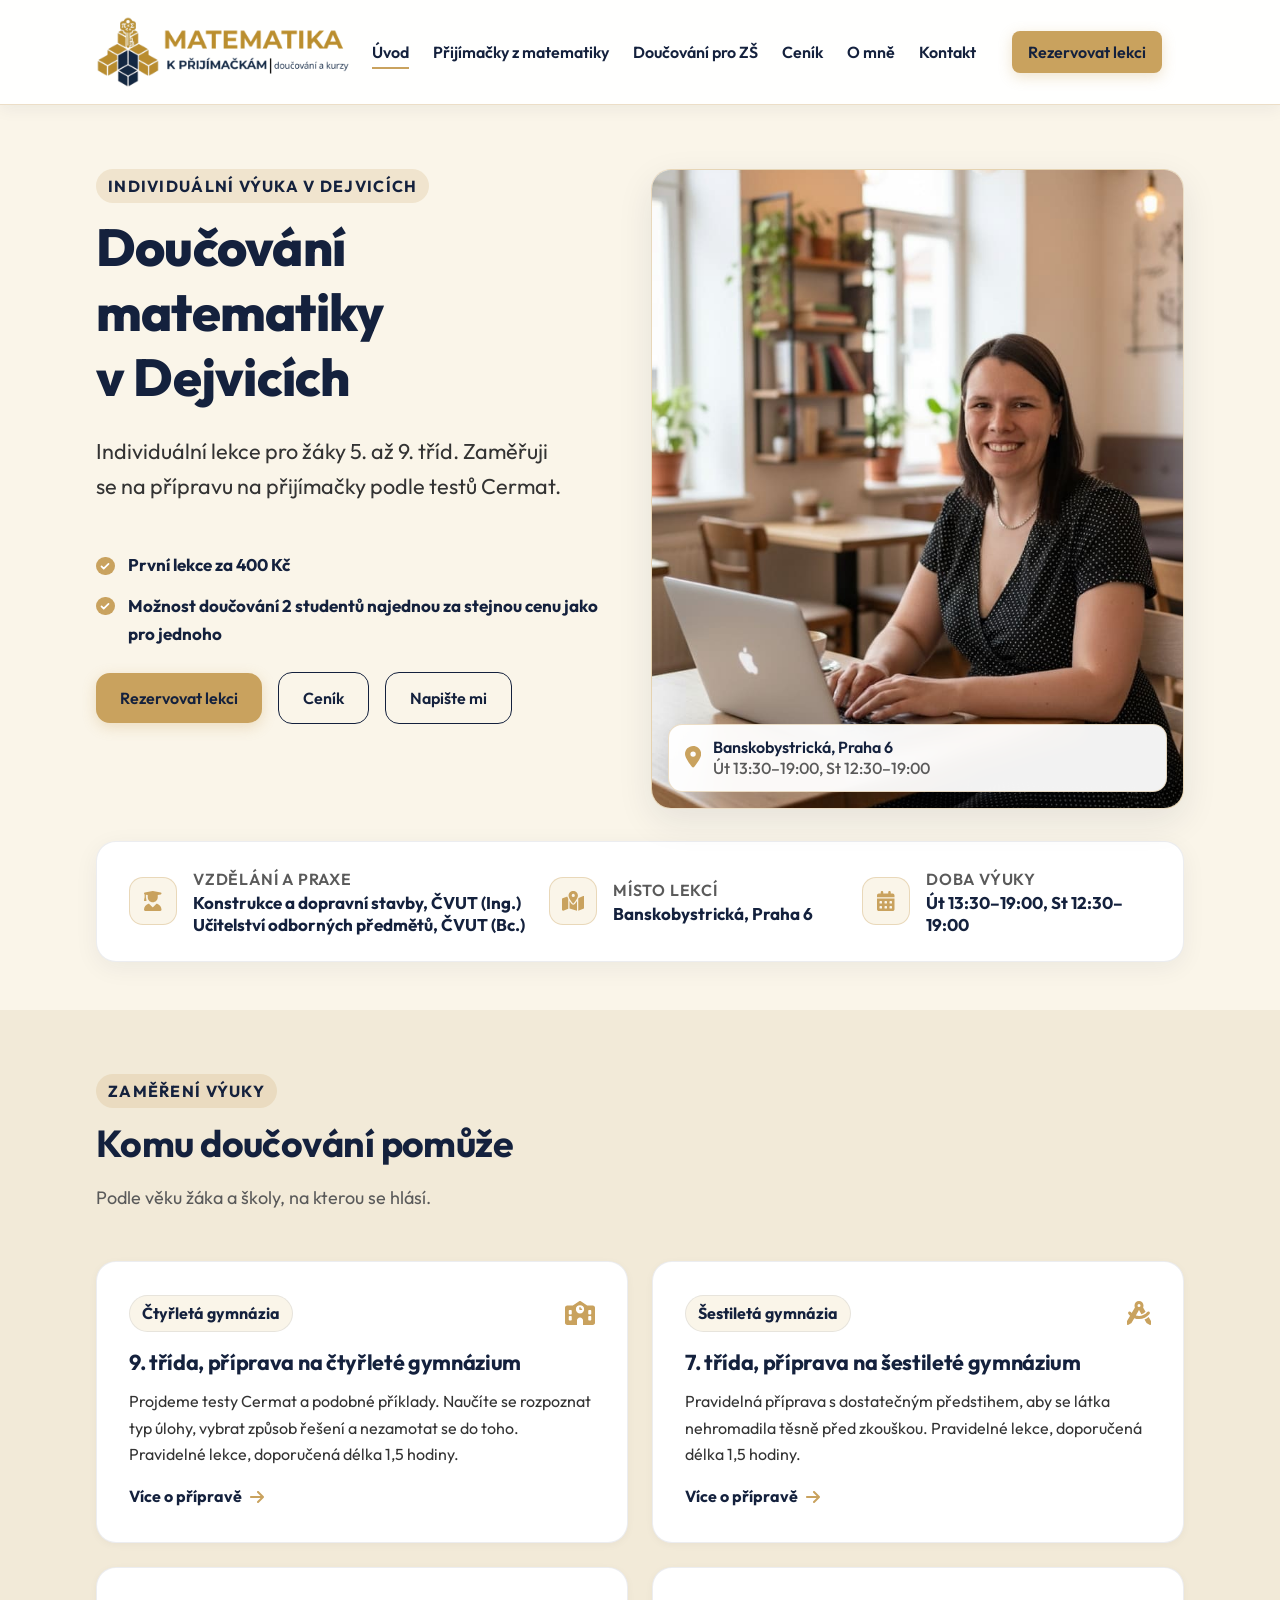
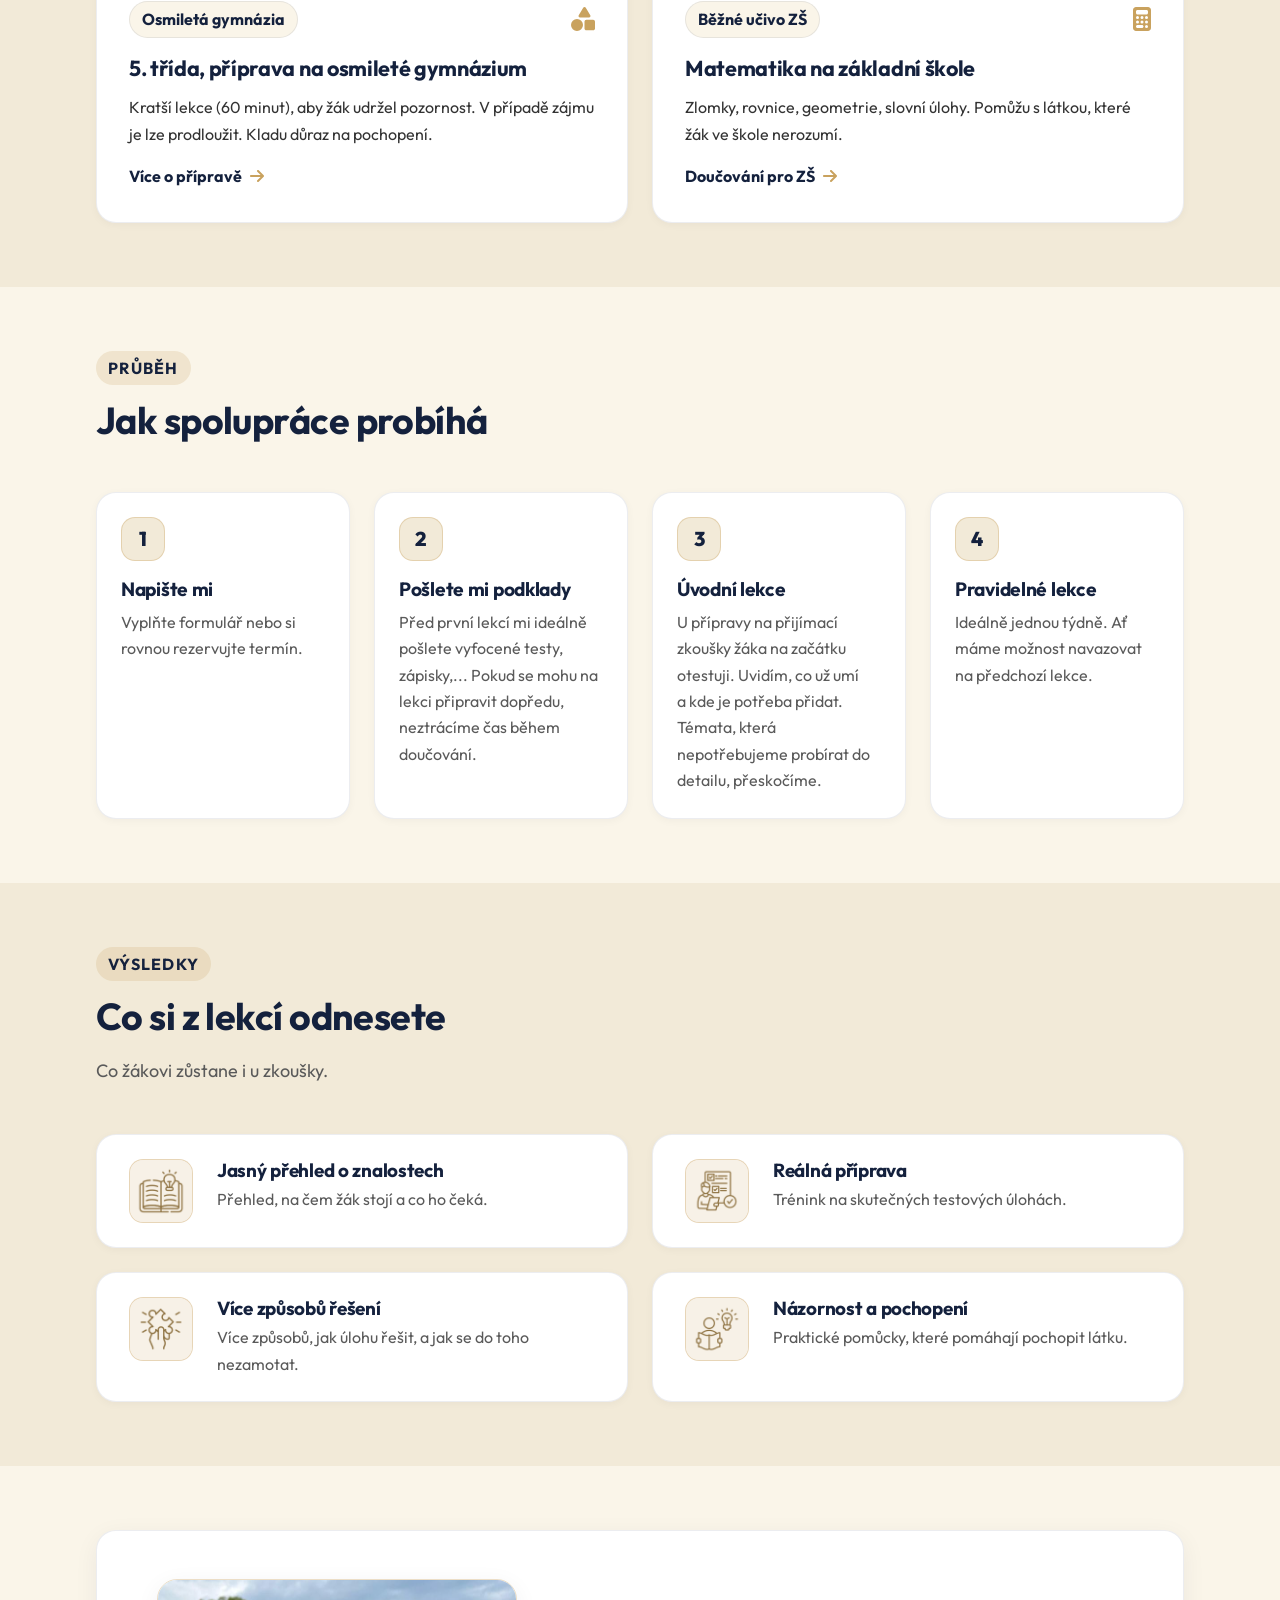
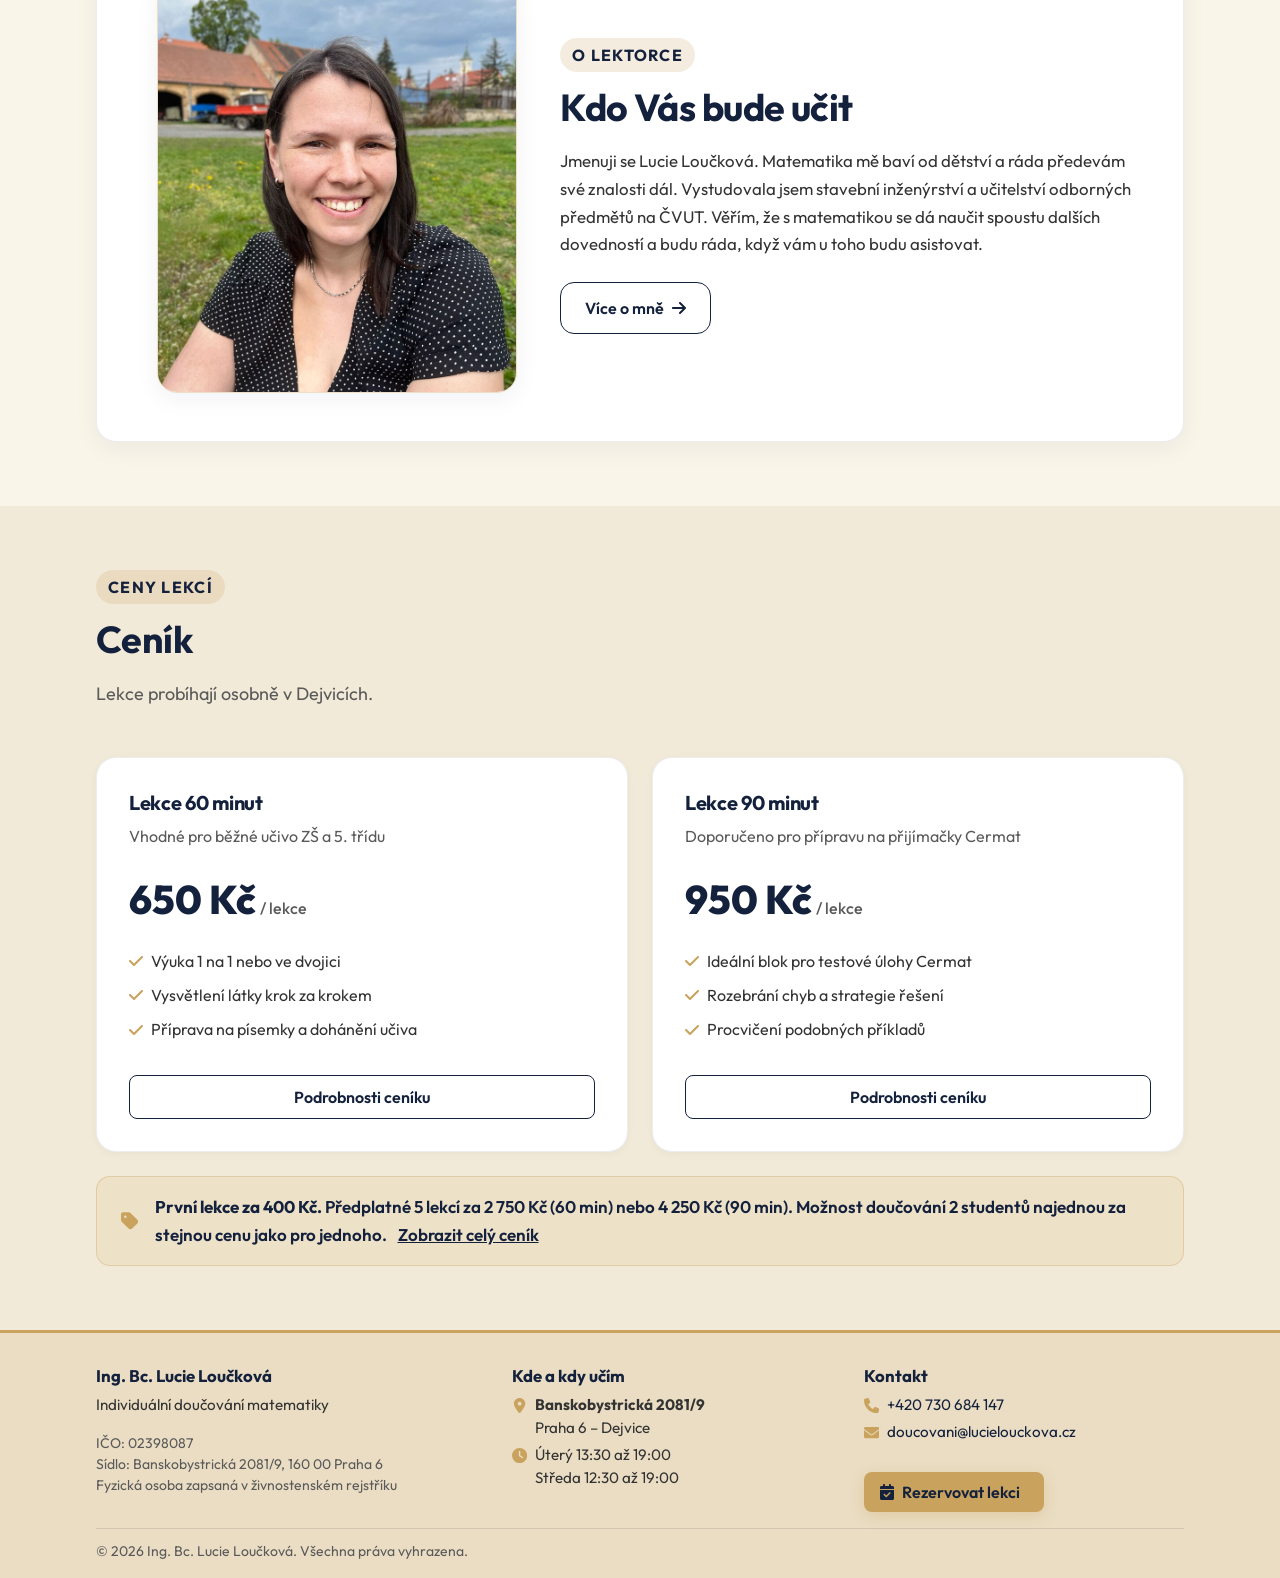
<file: index.html>
<!DOCTYPE html>
<html lang="cs">

<head>
  <meta charset="UTF-8">
  <meta name="viewport" content="width=device-width, initial-scale=1.0">
  <title>Doučování matematiky Dejvice, Praha 6 | Lucie Loučková</title>
  <meta name="description"
    content="Individuální doučování matematiky v Dejvicích pro žáky 5. až 9. tříd. Příprava na přijímačky Cermat na čtyřleté, šestileté i osmileté obory.">
  <link rel="canonical" href="https://lucielouckova.cz/">

  <!-- Open Graph / Facebook -->
  <meta property="og:type" content="website">
  <meta property="og:url" content="https://lucielouckova.cz/">
  <meta property="og:title" content="Doučování matematiky Dejvice, Praha 6 | Lucie Loučková">
  <meta property="og:description"
    content="Individuální doučování matematiky v Dejvicích pro žáky 5. až 9. tříd. Příprava na přijímačky Cermat na čtyřleté, šestileté i osmileté obory.">
  <meta property="og:locale" content="cs_CZ">
  <meta property="og:site_name" content="Lucie Loučková - Doučování matematiky">
  <meta property="og:image" content="https://lucielouckova.cz/obrazky/hlavni/og-image.jpg">
  <meta property="og:image:width" content="1200">
  <meta property="og:image:height" content="630">
  <meta property="og:image:alt" content="Doučování matematiky v Dejvicích – Ing. Bc. Lucie Loučková">
  <meta name="twitter:card" content="summary_large_image">

  <!-- Favicon -->
  <link rel="icon" type="image/png" sizes="32x32" href="obrazky/hlavni/favicon-32.png?v=2">
  <link rel="apple-touch-icon" href="obrazky/hlavni/apple-touch-icon.png?v=2">

  <!-- Google Fonts: Outfit -->
  <link rel="preconnect" href="https://fonts.googleapis.com">
  <link rel="preconnect" href="https://fonts.gstatic.com" crossorigin>
  <link href="https://fonts.googleapis.com/css2?family=Outfit:wght@400;500;600;700;800&display=swap" rel="stylesheet">

  <!-- Font Awesome Ikony -->

  <!-- Hlavní stylopis -->
  <link rel="stylesheet" href="style.css?v=5">

  <!-- Strukturovaná data Schema.org (LocalBusiness) -->
  <script type="application/ld+json">
  {
    "@context": "https://schema.org",
    "@type": "LocalBusiness",
    "name": "Ing. Bc. Lucie Loučková - Doučování matematiky",
    "image": "https://lucielouckova.cz/obrazky/hlavni/favicon-512.png?v=2",
    "telephone": "+420730684147",
    "email": "doucovani@lucielouckova.cz",
    "url": "https://lucielouckova.cz/",
    "address": {
      "@type": "PostalAddress",
      "streetAddress": "Banskobystrická 2081/9",
      "addressLocality": "Praha 6 - Dejvice",
      "postalCode": "160 00",
      "addressCountry": "CZ"
    },
    "openingHoursSpecification": [
      {
        "@type": "OpeningHoursSpecification",
        "dayOfWeek": "Tuesday",
        "opens": "13:30",
        "closes": "19:00"
      },
      {
        "@type": "OpeningHoursSpecification",
        "dayOfWeek": "Wednesday",
        "opens": "12:30",
        "closes": "19:00"
      }
    ],
    "areaServed": {
      "@type": "AdministrativeArea",
      "name": "Praha 6 - Dejvice"
    },
    "priceRange": "400 Kč - 950 Kč"
  }
  </script>
</head>

<body>

  <a class="skip-link" href="#hlavni-obsah">Přeskočit na obsah</a>

  <!-- ==========================================
       HLAVIČKA WEBU & NAVIGACE
       ========================================== -->
  <header class="site-header">
    <div class="container nav-container">
      <!-- Logo vlevo -->
      <a href="/" class="site-logo" aria-label="Lucie Loučková - Domovská stránka">
        <img src="obrazky/hlavni/logo-web.png?v=2" class="logo-img" alt="Matematika k přijímačkám – doučování a kurzy"
          width="636" height="180">
      </a>

      <!-- Hamburger tlačítko pro mobil (vpravo) -->
      <button class="hamburger-btn" type="button" aria-label="Otevřít hlavní menu" aria-expanded="false"
        aria-controls="main-menu">
        <span class="hamburger-line"></span>
        <span class="hamburger-line"></span>
        <span class="hamburger-line"></span>
      </button>

      <!-- Hlavní navigační menu -->
      <nav id="main-menu" class="nav-menu" aria-label="Hlavní navigace">
        <a href="/" class="nav-link active" aria-current="page">Úvod</a>
        <a href="/prijimacky-z-matematiky" class="nav-link">Přijímačky z&nbsp;matematiky</a>
        <a href="/doucovani-zakladni-skola" class="nav-link">Doučování pro ZŠ</a>
        <a href="/cenik" class="nav-link">Ceník</a>
        <a href="/o-mne" class="nav-link">O&nbsp;mně</a>
        <a href="/kontakt" class="nav-link">Kontakt</a>
        <!-- Tlačítko v menu vpravo -->
        <a href="https://lucie-louckova.reservio.com/" target="_blank" rel="noopener"
          class="btn btn-primary btn-sm nav-cta-btn">Rezervovat lekci<span class="sr-only"> (otevře se v&nbsp;novém
            okně)</span></a>
      </nav>

      <!-- Tmavý podkres pro otevřené mobilní menu -->
      <div class="nav-backdrop" aria-hidden="true"></div>
    </div>
  </header>

  <main id="hlavni-obsah">
    <!-- ==========================================
         HERO SEKCE
         ========================================== -->
    <section class="hero-section hero-section--home">
      <div class="container">
        <div class="hero-grid">
          <!-- Textová část Hero -->
          <div class="hero-content">
            <span class="section-tag">Individuální výuka v&nbsp;Dejvicích</span>
            <h1>Doučování matematiky v&nbsp;Dejvicích</h1>
            <p class="lead">
              Individuální lekce pro žáky 5.&nbsp;až 9.&nbsp;tříd. Zaměřuji se na přípravu na přijímačky podle testů
              Cermat.
            </p>
            <ul class="start-checklist hero-offer">
              <li><strong>První lekce za 400&nbsp;Kč</strong></li>
              <li><strong>Možnost doučování 2&nbsp;studentů najednou za stejnou cenu jako pro jednoho</strong></li>
            </ul>
            <div class="btn-group">
              <a href="https://lucie-louckova.reservio.com/" target="_blank" rel="noopener"
                class="btn btn-primary">Rezervovat lekci<span class="sr-only"> (otevře se v&nbsp;novém okně)</span></a>
              <a href="/cenik" class="btn btn-secondary">Ceník</a>
              <a href="/kontakt" class="btn btn-secondary">Napište mi</a>
            </div>
          </div>

          <!-- Rám pro obrázek v Hero sekci (zaoblený rám, reálná fotografie) -->
          <div class="hero-media">
            <div class="hero-image-frame">
              <img src="obrazky/omne/lucie_v_kavarne.jpg"
                alt="Ing. Bc. Lucie Loučková u stolu při přípravě na výuku matematiky" class="hero-img" width="440"
                height="528" fetchpriority="high">

              <!-- Plovoucí informační odznak -->
              <div class="hero-badge-float">
                <div class="badge-float-icon" aria-hidden="true">
                  <svg class="icon" viewBox="0 0 384 512" width="384" height="512" aria-hidden="true" focusable="false">
                    <path
                      d="M215.7 499.2C267 435 384 279.4 384 192C384 86 298 0 192 0S0 86 0 192c0 87.4 117 243 168.3 307.2c12.3 15.3 35.1 15.3 47.4 0zM192 128a64 64 0 1 1 0 128 64 64 0 1 1 0-128z" />
                  </svg>
                </div>
                <div class="badge-float-text">
                  Banskobystrická, Praha&nbsp;6<br>
                  <span class="badge-float-sub">Út 13:30–19:00, St 12:30–19:00</span>
                </div>
              </div>
            </div>
          </div>
        </div>

        <!-- Pruh s fakty pod hero -->
        <div class="facts-bar">
          <div class="facts-grid">
            <div class="fact-item fact-item--wide">
              <div class="fact-icon" aria-hidden="true">
                <svg class="icon" viewBox="0 0 448 512" width="448" height="512" aria-hidden="true" focusable="false">
                  <path
                    d="M219.3 .5c3.1-.6 6.3-.6 9.4 0l200 40C439.9 42.7 448 52.6 448 64s-8.1 21.3-19.3 23.5L352 102.9V160c0 70.7-57.3 128-128 128s-128-57.3-128-128V102.9L48 93.3v65.1l15.7 78.4c.9 4.7-.3 9.6-3.3 13.3s-7.6 5.9-12.4 5.9H16c-4.8 0-9.3-2.1-12.4-5.9s-4.3-8.6-3.3-13.3L16 158.4V86.6C6.5 83.3 0 74.3 0 64C0 52.6 8.1 42.7 19.3 40.5l200-40zM111.9 327.7c10.5-3.4 21.8 .4 29.4 8.5l71 75.5c6.3 6.7 17 6.7 23.3 0l71-75.5c7.6-8.1 18.9-11.9 29.4-8.5C401 348.6 448 409.4 448 481.3c0 17-13.8 30.7-30.7 30.7H30.7C13.8 512 0 498.2 0 481.3c0-71.9 47-132.7 111.9-153.6z" />
                </svg>
              </div>
              <div class="fact-text-group">
                <span class="fact-label">Vzdělání a&nbsp;praxe</span>
                <span class="fact-value">Konstrukce a&nbsp;dopravní stavby, ČVUT (Ing.)<br>Učitelství odborných
                  předmětů, ČVUT (Bc.)</span>
              </div>
            </div>

            <div class="fact-item">
              <div class="fact-icon" aria-hidden="true">
                <svg class="icon" viewBox="0 0 576 512" width="576" height="512" aria-hidden="true" focusable="false">
                  <path
                    d="M408 120c0 54.6-73.1 151.9-105.2 192c-7.7 9.6-22 9.6-29.6 0C241.1 271.9 168 174.6 168 120C168 53.7 221.7 0 288 0s120 53.7 120 120zm8 80.4c3.5-6.9 6.7-13.8 9.6-20.6c.5-1.2 1-2.5 1.5-3.7l116-46.4C558.9 123.4 576 135 576 152V422.8c0 9.8-6 18.6-15.1 22.3L416 503V200.4zM137.6 138.3c2.4 14.1 7.2 28.3 12.8 41.5c2.9 6.8 6.1 13.7 9.6 20.6V451.8L32.9 502.7C17.1 509 0 497.4 0 480.4V209.6c0-9.8 6-18.6 15.1-22.3l122.6-49zM327.8 332c13.9-17.4 35.7-45.7 56.2-77V504.3L192 449.4V255c20.5 31.3 42.3 59.6 56.2 77c20.5 25.6 59.1 25.6 79.6 0zM288 152a40 40 0 1 0 0-80 40 40 0 1 0 0 80z" />
                </svg>
              </div>
              <div class="fact-text-group">
                <span class="fact-label">Místo lekcí</span>
                <span class="fact-value">Banskobystrická, Praha&nbsp;6</span>
              </div>
            </div>

            <div class="fact-item">
              <div class="fact-icon" aria-hidden="true">
                <svg class="icon" viewBox="0 0 448 512" width="448" height="512" aria-hidden="true" focusable="false">
                  <path
                    d="M128 0c17.7 0 32 14.3 32 32V64H288V32c0-17.7 14.3-32 32-32s32 14.3 32 32V64h48c26.5 0 48 21.5 48 48v48H0V112C0 85.5 21.5 64 48 64H96V32c0-17.7 14.3-32 32-32zM0 192H448V464c0 26.5-21.5 48-48 48H48c-26.5 0-48-21.5-48-48V192zm64 80v32c0 8.8 7.2 16 16 16h32c8.8 0 16-7.2 16-16V272c0-8.8-7.2-16-16-16H80c-8.8 0-16 7.2-16 16zm128 0v32c0 8.8 7.2 16 16 16h32c8.8 0 16-7.2 16-16V272c0-8.8-7.2-16-16-16H208c-8.8 0-16 7.2-16 16zm144-16c-8.8 0-16 7.2-16 16v32c0 8.8 7.2 16 16 16h32c8.8 0 16-7.2 16-16V272c0-8.8-7.2-16-16-16H336zM64 400v32c0 8.8 7.2 16 16 16h32c8.8 0 16-7.2 16-16V400c0-8.8-7.2-16-16-16H80c-8.8 0-16 7.2-16 16zm144-16c-8.8 0-16 7.2-16 16v32c0 8.8 7.2 16 16 16h32c8.8 0 16-7.2 16-16V400c0-8.8-7.2-16-16-16H208zm112 16v32c0 8.8 7.2 16 16 16h32c8.8 0 16-7.2 16-16V400c0-8.8-7.2-16-16-16H336c-8.8 0-16 7.2-16 16z" />
                </svg>
              </div>
              <div class="fact-text-group">
                <span class="fact-label">Doba výuky</span>
                <span class="fact-value">Út 13:30–19:00, St 12:30–19:00</span>
              </div>
            </div>
          </div>
        </div>
      </div>
    </section>

    <!-- ==========================================
         SEKCE 1: KOMU DOUČOVÁNÍ POMŮŽE (4 KARTY 2 × 2)
         ========================================== -->
    <section class="section-alt">
      <div class="container">
        <div class="section-header">
          <span class="section-tag">Zaměření výuky</span>
          <h2>Komu doučování pomůže</h2>
          <p>Podle věku žáka a&nbsp;školy, na kterou se hlásí.</p>
        </div>

        <div class="grid-2x2">
          <!-- Karta 1 -->
          <article class="card">
            <div class="card-top">
              <span class="card-badge">Čtyřletá gymnázia</span>
              <div class="card-icon" aria-hidden="true">
                <svg class="icon" viewBox="0 0 640 512" width="640" height="512" aria-hidden="true" focusable="false">
                  <path
                    d="M337.8 5.4C327-1.8 313-1.8 302.2 5.4L166.3 96H48C21.5 96 0 117.5 0 144V464c0 26.5 21.5 48 48 48H256V416c0-35.3 28.7-64 64-64s64 28.7 64 64v96H592c26.5 0 48-21.5 48-48V144c0-26.5-21.5-48-48-48H473.7L337.8 5.4zM96 192h32c8.8 0 16 7.2 16 16v64c0 8.8-7.2 16-16 16H96c-8.8 0-16-7.2-16-16V208c0-8.8 7.2-16 16-16zm400 16c0-8.8 7.2-16 16-16h32c8.8 0 16 7.2 16 16v64c0 8.8-7.2 16-16 16H512c-8.8 0-16-7.2-16-16V208zM96 320h32c8.8 0 16 7.2 16 16v64c0 8.8-7.2 16-16 16H96c-8.8 0-16-7.2-16-16V336c0-8.8 7.2-16 16-16zm400 16c0-8.8 7.2-16 16-16h32c8.8 0 16 7.2 16 16v64c0 8.8-7.2 16-16 16H512c-8.8 0-16-7.2-16-16V336zM232 176a88 88 0 1 1 176 0 88 88 0 1 1 -176 0zm88-48c-8.8 0-16 7.2-16 16v32c0 8.8 7.2 16 16 16h32c8.8 0 16-7.2 16-16s-7.2-16-16-16H336V144c0-8.8-7.2-16-16-16z" />
                </svg>
              </div>
            </div>
            <h3>9.&nbsp;třída, příprava na čtyřleté gymnázium</h3>
            <p>
              Projdeme testy Cermat a&nbsp;podobné příklady. Naučíte se rozpoznat typ úlohy, vybrat způsob řešení
              a&nbsp;nezamotat se do toho. Pravidelné lekce, doporučená délka 1,5&nbsp;hodiny.
            </p>
            <a href="/prijimacky-z-matematiky" class="card-link">
              Více o&nbsp;přípravě <svg class="icon" viewBox="0 0 448 512" width="448" height="512" aria-hidden="true"
                focusable="false">
                <path
                  d="M438.6 278.6c12.5-12.5 12.5-32.8 0-45.3l-160-160c-12.5-12.5-32.8-12.5-45.3 0s-12.5 32.8 0 45.3L338.8 224 32 224c-17.7 0-32 14.3-32 32s14.3 32 32 32l306.7 0L233.4 393.4c-12.5 12.5-12.5 32.8 0 45.3s32.8 12.5 45.3 0l160-160z" />
              </svg>
            </a>
          </article>

          <!-- Karta 2 -->
          <article class="card">
            <div class="card-top">
              <span class="card-badge">Šestiletá gymnázia</span>
              <div class="card-icon" aria-hidden="true">
                <svg class="icon" viewBox="0 0 512 512" width="512" height="512" aria-hidden="true" focusable="false">
                  <path
                    d="M352 96c0 14.3-3.1 27.9-8.8 40.2L396 227.4c-23.7 25.3-54.2 44.1-88.5 53.6L256 192h0 0l-68 117.5c21.5 6.8 44.3 10.5 68.1 10.5c70.7 0 133.8-32.7 174.9-84c11.1-13.8 31.2-16 45-5s16 31.2 5 45C428.1 341.8 347 384 256 384c-35.4 0-69.4-6.4-100.7-18.1L98.7 463.7C94 471.8 87 478.4 78.6 482.6L23.2 510.3c-5 2.5-10.9 2.2-15.6-.7S0 501.5 0 496V440.6c0-8.4 2.2-16.7 6.5-24.1l60-103.7C53.7 301.6 41.8 289.3 31.2 276c-11.1-13.8-8.8-33.9 5-45s33.9-8.8 45 5c5.7 7.1 11.8 13.8 18.2 20.1l69.4-119.9c-5.6-12.2-8.8-25.8-8.8-40.2c0-53 43-96 96-96s96 43 96 96zm21 297.9c32.6-12.8 62.5-30.8 88.9-52.9l43.7 75.5c4.2 7.3 6.5 15.6 6.5 24.1V496c0 5.5-2.9 10.7-7.6 13.6s-10.6 3.2-15.6 .7l-55.4-27.7c-8.4-4.2-15.4-10.8-20.1-18.9L373 393.9zM256 128a32 32 0 1 0 0-64 32 32 0 1 0 0 64z" />
                </svg>
              </div>
            </div>
            <h3>7.&nbsp;třída, příprava na šestileté gymnázium</h3>
            <p>
              Pravidelná příprava s&nbsp;dostatečným předstihem, aby se látka nehromadila těsně před zkouškou.
              Pravidelné lekce, doporučená délka 1,5&nbsp;hodiny.
            </p>
            <a href="/prijimacky-z-matematiky" class="card-link">
              Více o&nbsp;přípravě <svg class="icon" viewBox="0 0 448 512" width="448" height="512" aria-hidden="true"
                focusable="false">
                <path
                  d="M438.6 278.6c12.5-12.5 12.5-32.8 0-45.3l-160-160c-12.5-12.5-32.8-12.5-45.3 0s-12.5 32.8 0 45.3L338.8 224 32 224c-17.7 0-32 14.3-32 32s14.3 32 32 32l306.7 0L233.4 393.4c-12.5 12.5-12.5 32.8 0 45.3s32.8 12.5 45.3 0l160-160z" />
              </svg>
            </a>
          </article>

          <!-- Karta 3 -->
          <article class="card">
            <div class="card-top">
              <span class="card-badge">Osmiletá gymnázia</span>
              <div class="card-icon" aria-hidden="true">
                <svg class="icon" viewBox="0 0 512 512" width="512" height="512" aria-hidden="true" focusable="false">
                  <path
                    d="M315.4 15.5C309.7 5.9 299.2 0 288 0s-21.7 5.9-27.4 15.5l-96 160c-5.9 9.9-6.1 22.2-.4 32.2s16.3 16.2 27.8 16.2H384c11.5 0 22.2-6.2 27.8-16.2s5.5-22.3-.4-32.2l-96-160zM288 312V456c0 22.1 17.9 40 40 40H472c22.1 0 40-17.9 40-40V312c0-22.1-17.9-40-40-40H328c-22.1 0-40 17.9-40 40zM128 512a128 128 0 1 0 0-256 128 128 0 1 0 0 256z" />
                </svg>
              </div>
            </div>
            <h3>5.&nbsp;třída, příprava na osmileté gymnázium</h3>
            <p>
              Kratší lekce (60&nbsp;minut), aby žák udržel pozornost. V&nbsp;případě zájmu je lze prodloužit. Kladu
              důraz na
              pochopení.
            </p>
            <a href="/prijimacky-z-matematiky" class="card-link">
              Více o&nbsp;přípravě <svg class="icon" viewBox="0 0 448 512" width="448" height="512" aria-hidden="true"
                focusable="false">
                <path
                  d="M438.6 278.6c12.5-12.5 12.5-32.8 0-45.3l-160-160c-12.5-12.5-32.8-12.5-45.3 0s-12.5 32.8 0 45.3L338.8 224 32 224c-17.7 0-32 14.3-32 32s14.3 32 32 32l306.7 0L233.4 393.4c-12.5 12.5-12.5 32.8 0 45.3s32.8 12.5 45.3 0l160-160z" />
              </svg>
            </a>
          </article>

          <!-- Karta 4 -->
          <article class="card">
            <div class="card-top">
              <span class="card-badge">Běžné učivo ZŠ</span>
              <div class="card-icon" aria-hidden="true">
                <svg class="icon" viewBox="0 0 384 512" width="384" height="512" aria-hidden="true" focusable="false">
                  <path
                    d="M64 0C28.7 0 0 28.7 0 64V448c0 35.3 28.7 64 64 64H320c35.3 0 64-28.7 64-64V64c0-35.3-28.7-64-64-64H64zM96 64H288c17.7 0 32 14.3 32 32v32c0 17.7-14.3 32-32 32H96c-17.7 0-32-14.3-32-32V96c0-17.7 14.3-32 32-32zm32 160a32 32 0 1 1 -64 0 32 32 0 1 1 64 0zM96 352a32 32 0 1 1 0-64 32 32 0 1 1 0 64zM64 416c0-17.7 14.3-32 32-32h96c17.7 0 32 14.3 32 32s-14.3 32-32 32H96c-17.7 0-32-14.3-32-32zM192 256a32 32 0 1 1 0-64 32 32 0 1 1 0 64zm32 64a32 32 0 1 1 -64 0 32 32 0 1 1 64 0zm64-64a32 32 0 1 1 0-64 32 32 0 1 1 0 64zm32 64a32 32 0 1 1 -64 0 32 32 0 1 1 64 0zM288 448a32 32 0 1 1 0-64 32 32 0 1 1 0 64z" />
                </svg>
              </div>
            </div>
            <h3>Matematika na základní škole</h3>
            <p>
              Zlomky, rovnice, geometrie, slovní úlohy. Pomůžu s&nbsp;látkou, které žák ve škole nerozumí.
            </p>
            <a href="/doucovani-zakladni-skola" class="card-link">
              Doučování pro ZŠ <svg class="icon" viewBox="0 0 448 512" width="448" height="512" aria-hidden="true"
                focusable="false">
                <path
                  d="M438.6 278.6c12.5-12.5 12.5-32.8 0-45.3l-160-160c-12.5-12.5-32.8-12.5-45.3 0s-12.5 32.8 0 45.3L338.8 224 32 224c-17.7 0-32 14.3-32 32s14.3 32 32 32l306.7 0L233.4 393.4c-12.5 12.5-12.5 32.8 0 45.3s32.8 12.5 45.3 0l160-160z" />
              </svg>
            </a>
          </article>
        </div>
      </div>
    </section>

    <!-- ==========================================
         SEKCE 2: JAK SPOLUPRÁCE PROBÍHÁ (4 KROKY)
         ========================================== -->
    <section>
      <div class="container">
        <div class="section-header">
          <span class="section-tag">Průběh</span>
          <h2>Jak spolupráce probíhá</h2>
        </div>

        <div class="steps-grid">
          <!-- Krok 1 -->
          <div class="step-card">
            <div class="step-number" aria-hidden="true">1</div>
            <h3>Napište mi</h3>
            <p>Vyplňte formulář nebo si rovnou rezervujte termín.</p>
          </div>

          <!-- Krok 2 -->
          <div class="step-card">
            <div class="step-number" aria-hidden="true">2</div>
            <h3>Pošlete mi podklady</h3>
            <p>Před první lekcí mi ideálně pošlete vyfocené testy, zápisky,... Pokud se mohu na lekci připravit dopředu,
              neztrácíme čas během doučování.</p>
          </div>

          <!-- Krok 3 -->
          <div class="step-card">
            <div class="step-number" aria-hidden="true">3</div>
            <h3>Úvodní lekce</h3>
            <p>U přípravy na přijímací zkoušky žáka na začátku otestuji. Uvidím, co už umí a&nbsp;kde je potřeba přidat.
              Témata, která nepotřebujeme probírat do detailu, přeskočíme.</p>
          </div>

          <!-- Krok 4 -->
          <div class="step-card">
            <div class="step-number" aria-hidden="true">4</div>
            <h3>Pravidelné lekce</h3>
            <p>Ideálně jednou týdně. Ať máme možnost navazovat na předchozí lekce.</p>
          </div>
        </div>
      </div>
    </section>

    <!-- ==========================================
         SEKCE 3: CO SI Z LEKCÍ ODNESETE (4 POLOŽKY V MŘÍŽCE 2 × 2)
         ========================================== -->
    <section class="section-alt">
      <div class="container">
        <div class="section-header">
          <span class="section-tag">Výsledky</span>
          <h2>Co si z&nbsp;lekcí odnesete</h2>
          <p>Co žákovi zůstane i&nbsp;u&nbsp;zkoušky.</p>
        </div>

        <div class="benefits-grid">
          <!-- Položka 1 -->
          <div class="benefit-item">
            <div class="benefit-icon benefit-icon--img" aria-hidden="true">
              <img src="obrazky/ikony/znalosti.png" alt="" width="64" height="64" loading="lazy">
            </div>
            <div class="benefit-content">
              <h3>Jasný přehled o&nbsp;znalostech</h3>
              <p>Přehled, na čem žák stojí a&nbsp;co ho čeká.</p>
            </div>
          </div>

          <!-- Položka 2 -->
          <div class="benefit-item">
            <div class="benefit-icon benefit-icon--img" aria-hidden="true">
              <img src="obrazky/ikony/priprava.png" alt="" width="64" height="64" loading="lazy">
            </div>
            <div class="benefit-content">
              <h3>Reálná příprava</h3>
              <p>Trénink na skutečných testových úlohách.</p>
            </div>
          </div>

          <!-- Položka 3 -->
          <div class="benefit-item">
            <div class="benefit-icon benefit-icon--img" aria-hidden="true">
              <img src="obrazky/ikony/reseni.png" alt="" width="64" height="64" loading="lazy">
            </div>
            <div class="benefit-content">
              <h3>Více způsobů řešení</h3>
              <p>Více způsobů, jak úlohu řešit, a&nbsp;jak se do&nbsp;toho nezamotat.</p>
            </div>
          </div>

          <!-- Položka 4 -->
          <div class="benefit-item">
            <div class="benefit-icon benefit-icon--img" aria-hidden="true">
              <img src="obrazky/ikony/pochopeni.png" alt="" width="64" height="64" loading="lazy">
            </div>
            <div class="benefit-content">
              <h3>Názornost a&nbsp;pochopení</h3>
              <p>Praktické pomůcky, které pomáhají pochopit látku.</p>
            </div>
          </div>
        </div>
      </div>
    </section>

    <!-- ==========================================
         SEKCE 4: KDO VÁS BUDE UČIT (TEASER)
         ========================================== -->
    <section>
      <div class="container">
        <div class="teaser-card teaser-about-grid">
          <!-- Reálná fotografie lektorky -->
          <div class="teaser-image-box">
            <img src="obrazky/omne/lucie_louckova.jpg" alt="Ing. Bc. Lucie Loučková - doučování matematiky Dejvice"
              class="teaser-img" loading="lazy" width="360" height="414">
          </div>

          <!-- Textový obsah -->
          <div class="teaser-content">
            <span class="section-tag">O&nbsp;lektorce</span>
            <h2>Kdo Vás bude učit</h2>
            <p>
              Jmenuji se Lucie Loučková. Matematika mě baví od dětství a&nbsp;ráda předevám své znalosti dál.
              Vystudovala jsem stavební inženýrství a&nbsp;učitelství odborných předmětů na ČVUT. Věřím, že
              s&nbsp;matematikou se dá naučit spoustu dalších dovedností a&nbsp;budu ráda, když vám u&nbsp;toho budu
              asistovat.
            </p>
            <a href="/o-mne" class="btn btn-secondary">
              Více o&nbsp;mně <svg class="icon" viewBox="0 0 448 512" width="448" height="512" aria-hidden="true"
                focusable="false">
                <path
                  d="M438.6 278.6c12.5-12.5 12.5-32.8 0-45.3l-160-160c-12.5-12.5-32.8-12.5-45.3 0s-12.5 32.8 0 45.3L338.8 224 32 224c-17.7 0-32 14.3-32 32s14.3 32 32 32l306.7 0L233.4 393.4c-12.5 12.5-12.5 32.8 0 45.3s32.8 12.5 45.3 0l160-160z" />
              </svg>
            </a>
          </div>
        </div>
      </div>
    </section>

    <!-- ==========================================
         SEKCE 5: CENÍK (TEASER)
         ========================================== -->
    <section class="section-alt">
      <div class="container">
        <div class="section-header">
          <span class="section-tag">Ceny lekcí</span>
          <h2>Ceník</h2>
          <p>Lekce probíhají osobně v&nbsp;Dejvicích.</p>
        </div>

        <div class="pricing-teaser-grid">
          <!-- Lekce 60 minut -->
          <div class="price-box">
            <h3 class="price-box-title">Lekce 60&nbsp;minut</h3>
            <span class="price-box-tag">Vhodné pro běžné učivo ZŠ a&nbsp;5.&nbsp;třídu</span>
            <div class="price-box-amount">
              650&nbsp;Kč <span>/ lekce</span>
            </div>
            <ul class="price-box-features">
              <li><svg class="icon" viewBox="0 0 448 512" width="448" height="512" aria-hidden="true" focusable="false">
                  <path
                    d="M438.6 105.4c12.5 12.5 12.5 32.8 0 45.3l-256 256c-12.5 12.5-32.8 12.5-45.3 0l-128-128c-12.5-12.5-12.5-32.8 0-45.3s32.8-12.5 45.3 0L160 338.7 393.4 105.4c12.5-12.5 32.8-12.5 45.3 0z" />
                </svg> Výuka 1 na 1 nebo ve dvojici</li>
              <li><svg class="icon" viewBox="0 0 448 512" width="448" height="512" aria-hidden="true" focusable="false">
                  <path
                    d="M438.6 105.4c12.5 12.5 12.5 32.8 0 45.3l-256 256c-12.5 12.5-32.8 12.5-45.3 0l-128-128c-12.5-12.5-12.5-32.8 0-45.3s32.8-12.5 45.3 0L160 338.7 393.4 105.4c12.5-12.5 32.8-12.5 45.3 0z" />
                </svg> Vysvětlení látky krok za krokem</li>
              <li><svg class="icon" viewBox="0 0 448 512" width="448" height="512" aria-hidden="true" focusable="false">
                  <path
                    d="M438.6 105.4c12.5 12.5 12.5 32.8 0 45.3l-256 256c-12.5 12.5-32.8 12.5-45.3 0l-128-128c-12.5-12.5-12.5-32.8 0-45.3s32.8-12.5 45.3 0L160 338.7 393.4 105.4c12.5-12.5 32.8-12.5 45.3 0z" />
                </svg> Příprava na písemky a&nbsp;dohánění učiva</li>
            </ul>
            <a href="/cenik" class="btn btn-secondary btn-sm">Podrobnosti ceníku</a>
          </div>

          <!-- Lekce 90 minut -->
          <div class="price-box">
            <h3 class="price-box-title">Lekce 90&nbsp;minut</h3>
            <span class="price-box-tag">Doporučeno pro přípravu na přijímačky Cermat</span>
            <div class="price-box-amount">
              950&nbsp;Kč <span>/ lekce</span>
            </div>
            <ul class="price-box-features">
              <li><svg class="icon" viewBox="0 0 448 512" width="448" height="512" aria-hidden="true" focusable="false">
                  <path
                    d="M438.6 105.4c12.5 12.5 12.5 32.8 0 45.3l-256 256c-12.5 12.5-32.8 12.5-45.3 0l-128-128c-12.5-12.5-12.5-32.8 0-45.3s32.8-12.5 45.3 0L160 338.7 393.4 105.4c12.5-12.5 32.8-12.5 45.3 0z" />
                </svg> Ideální blok pro testové úlohy Cermat</li>
              <li><svg class="icon" viewBox="0 0 448 512" width="448" height="512" aria-hidden="true" focusable="false">
                  <path
                    d="M438.6 105.4c12.5 12.5 12.5 32.8 0 45.3l-256 256c-12.5 12.5-32.8 12.5-45.3 0l-128-128c-12.5-12.5-12.5-32.8 0-45.3s32.8-12.5 45.3 0L160 338.7 393.4 105.4c12.5-12.5 32.8-12.5 45.3 0z" />
                </svg> Rozebrání chyb a&nbsp;strategie řešení</li>
              <li><svg class="icon" viewBox="0 0 448 512" width="448" height="512" aria-hidden="true" focusable="false">
                  <path
                    d="M438.6 105.4c12.5 12.5 12.5 32.8 0 45.3l-256 256c-12.5 12.5-32.8 12.5-45.3 0l-128-128c-12.5-12.5-12.5-32.8 0-45.3s32.8-12.5 45.3 0L160 338.7 393.4 105.4c12.5-12.5 32.8-12.5 45.3 0z" />
                </svg> Procvičení podobných příkladů</li>
            </ul>
            <a href="/cenik" class="btn btn-secondary btn-sm">Podrobnosti ceníku</a>
          </div>
        </div>

        <!-- Zvýhodněná úvodní lekce -->
        <div class="pricing-note">
          <svg class="icon pricing-note-icon" viewBox="0 0 448 512" width="448" height="512" aria-hidden="true"
            focusable="false">
            <path
              d="M0 80V229.5c0 17 6.7 33.3 18.7 45.3l176 176c25 25 65.5 25 90.5 0L418.7 317.3c25-25 25-65.5 0-90.5l-176-176c-12-12-28.3-18.7-45.3-18.7H48C21.5 32 0 53.5 0 80zm112 32a32 32 0 1 1 0 64 32 32 0 1 1 0-64z" />
          </svg>
          <p>
            <strong>První lekce za 400&nbsp;Kč.</strong> Předplatné 5&nbsp;lekcí za 2&nbsp;750&nbsp;Kč (60&nbsp;min)
            nebo 4&nbsp;250&nbsp;Kč (90&nbsp;min). Možnost doučování 2&nbsp;studentů najednou za stejnou cenu jako pro jednoho.
            <a href="/cenik">Zobrazit celý ceník</a>
          </p>
        </div>
      </div>
    </section>
  </main>

  <!-- ==========================================
       PATIČKA WEBU (Světle krémová, ne tmavá)
       ========================================== -->
  <footer class="site-footer">
    <div class="container">
      <div class="footer-grid">
        <!-- Sloupec 1: O lektorce -->
        <div class="footer-col">
          <h2 class="footer-title">Ing. Bc. Lucie Loučková</h2>
          <p>Individuální doučování matematiky</p>
          <p class="footer-legal">IČO:&nbsp;02398087<br>Sídlo: Banskobystrická 2081/9, 160&nbsp;00
            Praha&nbsp;6<br>Fyzická osoba zapsaná v&nbsp;živnostenském rejstříku</p>
        </div>

        <!-- Sloupec 2: Místo a doba lekcí -->
        <div class="footer-col">
          <h2 class="footer-title">Kde a kdy učím</h2>
          <div class="footer-contact-item">
            <svg class="icon" viewBox="0 0 384 512" width="384" height="512" aria-hidden="true" focusable="false">
              <path
                d="M215.7 499.2C267 435 384 279.4 384 192C384 86 298 0 192 0S0 86 0 192c0 87.4 117 243 168.3 307.2c12.3 15.3 35.1 15.3 47.4 0zM192 128a64 64 0 1 1 0 128 64 64 0 1 1 0-128z" />
            </svg>
            <div>
              <strong>Banskobystrická 2081/9</strong><br>
              Praha&nbsp;6 – Dejvice
            </div>
          </div>
          <div class="footer-contact-item">
            <svg class="icon" viewBox="0 0 512 512" width="512" height="512" aria-hidden="true" focusable="false">
              <path
                d="M256 0a256 256 0 1 1 0 512A256 256 0 1 1 256 0zM232 120V256c0 8 4 15.5 10.7 20l96 64c11 7.4 25.9 4.4 33.3-6.7s4.4-25.9-6.7-33.3L280 243.2V120c0-13.3-10.7-24-24-24s-24 10.7-24 24z" />
            </svg>
            <div>
              Úterý 13:30 až 19:00<br>
              Středa 12:30 až 19:00
            </div>
          </div>
        </div>

        <!-- Sloupec 3: Kontakt -->
        <div class="footer-col">
          <h2 class="footer-title">Kontakt</h2>
          <div class="footer-contact-item">
            <svg class="icon" viewBox="0 0 512 512" width="512" height="512" aria-hidden="true" focusable="false">
              <path
                d="M164.9 24.6c-7.7-18.6-28-28.5-47.4-23.2l-88 24C12.1 30.2 0 46 0 64C0 311.4 200.6 512 448 512c18 0 33.8-12.1 38.6-29.5l24-88c5.3-19.4-4.6-39.7-23.2-47.4l-96-40c-16.3-6.8-35.2-2.1-46.3 11.6L304.7 368C234.3 334.7 177.3 277.7 144 207.3L193.3 167c13.7-11.2 18.4-30 11.6-46.3l-40-96z" />
            </svg>
            <div>
              <a href="tel:+420730684147">+420&nbsp;730&nbsp;684&nbsp;147</a>
            </div>
          </div>
          <div class="footer-contact-item">
            <svg class="icon" viewBox="0 0 512 512" width="512" height="512" aria-hidden="true" focusable="false">
              <path
                d="M48 64C21.5 64 0 85.5 0 112c0 15.1 7.1 29.3 19.2 38.4L236.8 313.6c11.4 8.5 27 8.5 38.4 0L492.8 150.4c12.1-9.1 19.2-23.3 19.2-38.4c0-26.5-21.5-48-48-48H48zM0 176V384c0 35.3 28.7 64 64 64H448c35.3 0 64-28.7 64-64V176L294.4 339.2c-22.8 17.1-54 17.1-76.8 0L0 176z" />
            </svg>
            <div>
              <a href="mailto:doucovani@lucielouckova.cz">doucovani@lucielouckova.cz</a>
            </div>
          </div>
          <a href="https://lucie-louckova.reservio.com/" target="_blank" rel="noopener"
            class="btn btn-primary btn-sm footer-cta">
            <svg class="icon" viewBox="0 0 448 512" width="448" height="512" aria-hidden="true" focusable="false">
              <path
                d="M128 0c17.7 0 32 14.3 32 32V64H288V32c0-17.7 14.3-32 32-32s32 14.3 32 32V64h48c26.5 0 48 21.5 48 48v48H0V112C0 85.5 21.5 64 48 64H96V32c0-17.7 14.3-32 32-32zM0 192H448V464c0 26.5-21.5 48-48 48H48c-26.5 0-48-21.5-48-48V192zM329 305c9.4-9.4 9.4-24.6 0-33.9s-24.6-9.4-33.9 0l-95 95-47-47c-9.4-9.4-24.6-9.4-33.9 0s-9.4 24.6 0 33.9l64 64c9.4 9.4 24.6 9.4 33.9 0L329 305z" />
            </svg> Rezervovat lekci<span class="sr-only"> (otevře se v&nbsp;novém okně)</span>
          </a>
        </div>
      </div>

      <!-- Spodní řádek patičky: copyright a povinné údaje -->
      <div class="footer-bottom">
        <div>&copy; 2026 Ing. Bc. Lucie Loučková. Všechna práva vyhrazena.</div>
      </div>
    </div>
  </footer>



  <!-- Základní JavaScript -->
  <script src="app.js?v=5"></script>
</body>

</html>
</file>
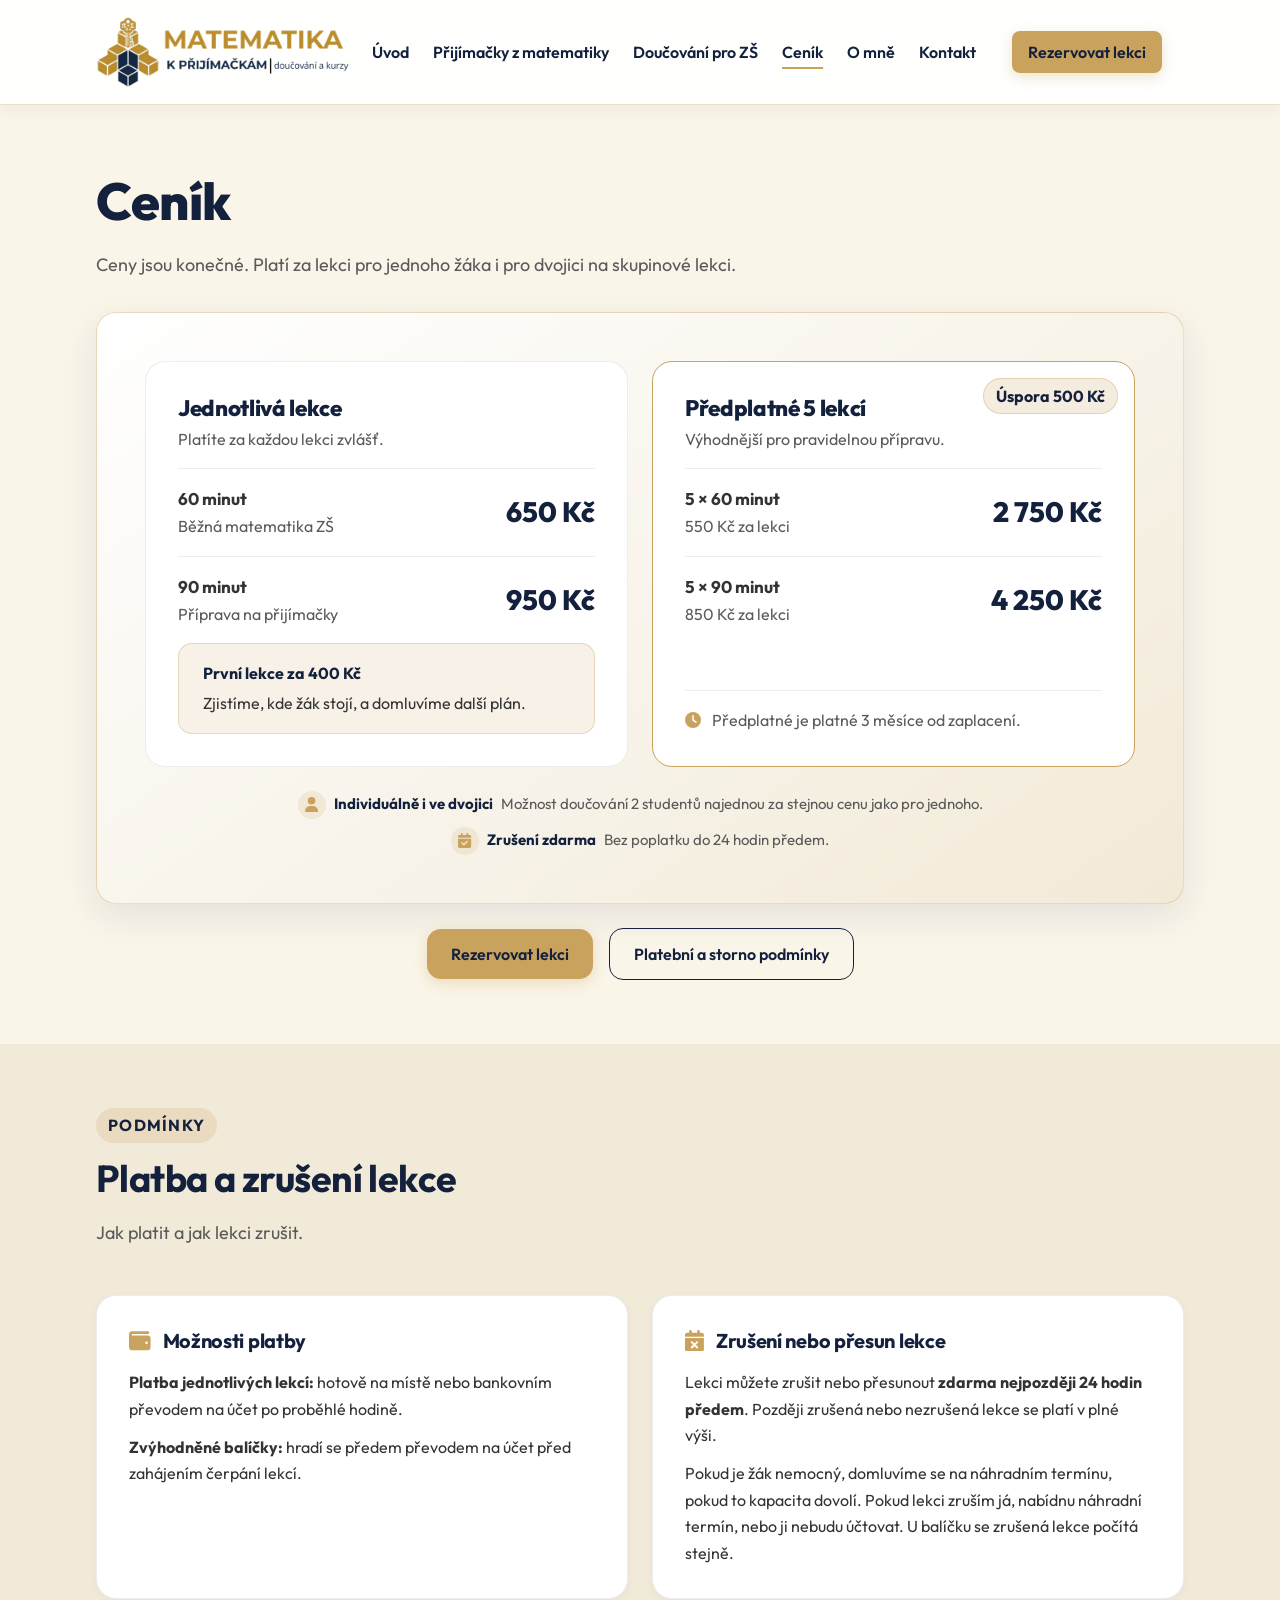
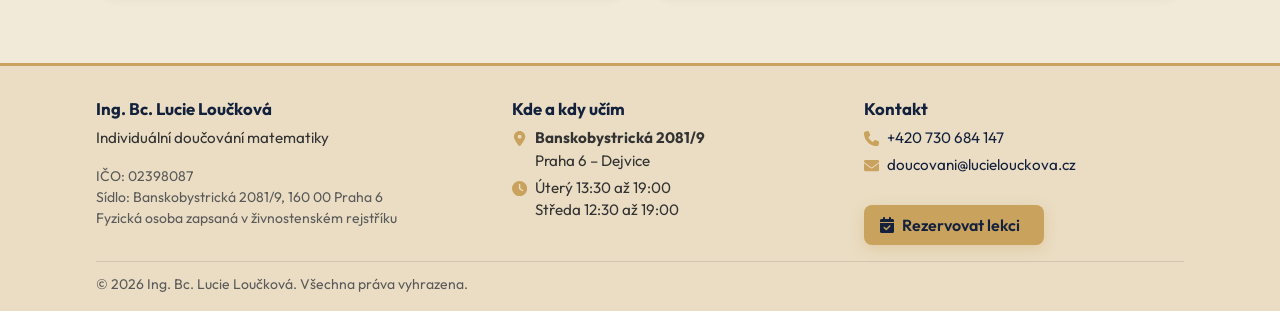
<file: cenik.html>
<!DOCTYPE html>
<html lang="cs">
<head>
  <meta charset="UTF-8">
  <meta name="viewport" content="width=device-width, initial-scale=1.0">
  <title>Ceník doučování matematiky | Dejvice, Praha 6</title>
  <meta name="description" content="Ceník individuálního doučování matematiky v Dejvicích: lekce 60 minut za 650 Kč, 90 minut za 950 Kč. První lekce za 400 Kč, předplatné 5 lekcí a skupinové lekce pro 2 studenty.">
  <link rel="canonical" href="https://lucielouckova.cz/cenik">

  <!-- Open Graph / Facebook -->
  <meta property="og:type" content="website">
  <meta property="og:url" content="https://lucielouckova.cz/cenik">
  <meta property="og:title" content="Ceník doučování matematiky | Dejvice, Praha 6">
  <meta property="og:description" content="Ceník individuálního doučování matematiky v Dejvicích: lekce 60 minut za 650 Kč, 90 minut za 950 Kč. První lekce za 400 Kč, předplatné 5 lekcí a skupinové lekce pro 2 studenty.">
  <meta property="og:locale" content="cs_CZ">
  <meta property="og:site_name" content="Lucie Loučková - Doučování matematiky">
  <meta property="og:image" content="https://lucielouckova.cz/obrazky/hlavni/og-image.jpg">
  <meta property="og:image:width" content="1200">
  <meta property="og:image:height" content="630">
  <meta property="og:image:alt" content="Doučování matematiky v Dejvicích – Ing. Bc. Lucie Loučková">
  <meta name="twitter:card" content="summary_large_image">

  <!-- Favicon -->
  <link rel="icon" type="image/png" sizes="32x32" href="obrazky/hlavni/favicon-32.png?v=2">
  <link rel="apple-touch-icon" href="obrazky/hlavni/apple-touch-icon.png?v=2">

  <!-- Google Fonts: Outfit -->
  <link rel="preconnect" href="https://fonts.googleapis.com">
  <link rel="preconnect" href="https://fonts.gstatic.com" crossorigin>
  <link href="https://fonts.googleapis.com/css2?family=Outfit:wght@400;500;600;700;800&display=swap" rel="stylesheet">

  <!-- Font Awesome Ikony -->

  <!-- Hlavní stylopis -->
  <link rel="stylesheet" href="style.css?v=5">

  <!-- Strukturovaná data Schema.org (PriceSpecification) -->
  <script type="application/ld+json">
  {
    "@context": "https://schema.org",
    "@type": "LocalBusiness",
    "name": "Ing. Bc. Lucie Loučková - Doučování matematiky",
    "address": {
      "@type": "PostalAddress",
      "streetAddress": "Banskobystrická 2081/9",
      "addressLocality": "Praha 6 - Dejvice",
      "postalCode": "160 00",
      "addressCountry": "CZ"
    },
    "telephone": "+420730684147",
    "priceRange": "400 Kč - 950 Kč"
  }
  </script>
</head>
<body>

  <a class="skip-link" href="#hlavni-obsah">Přeskočit na obsah</a>

  <!-- ==========================================
       HLAVIČKA WEBU & NAVIGACE
       ========================================== -->
  <header class="site-header">
    <div class="container nav-container">
      <!-- Logo vlevo -->
      <a href="/" class="site-logo" aria-label="Lucie Loučková - Domovská stránka">
        <img src="obrazky/hlavni/logo-web.png?v=2" class="logo-img" alt="Matematika k přijímačkám – doučování a kurzy" width="636" height="180">
      </a>

      <!-- Hamburger tlačítko pro mobil (vpravo) -->
      <button class="hamburger-btn" type="button" aria-label="Otevřít hlavní menu" aria-expanded="false" aria-controls="main-menu">
        <span class="hamburger-line"></span>
        <span class="hamburger-line"></span>
        <span class="hamburger-line"></span>
      </button>

      <!-- Hlavní navigační menu -->
      <nav id="main-menu" class="nav-menu" aria-label="Hlavní navigace">
        <a href="/" class="nav-link">Úvod</a>
        <a href="/prijimacky-z-matematiky" class="nav-link">Přijímačky z&nbsp;matematiky</a>
        <a href="/doucovani-zakladni-skola" class="nav-link">Doučování pro ZŠ</a>
        <a href="/cenik" class="nav-link active" aria-current="page">Ceník</a>
        <a href="/o-mne" class="nav-link">O&nbsp;mně</a>
        <a href="/kontakt" class="nav-link">Kontakt</a>
        <!-- Tlačítko v menu vpravo -->
        <a href="https://lucie-louckova.reservio.com/" target="_blank" rel="noopener" class="btn btn-primary btn-sm nav-cta-btn">Rezervovat lekci<span class="sr-only"> (otevře se v&nbsp;novém okně)</span></a>
      </nav>

      <!-- Tmavý podkres pro otevřené mobilní menu -->
      <div class="nav-backdrop" aria-hidden="true"></div>
    </div>
  </header>

  <main id="hlavni-obsah">
    <!-- ==========================================
         SEKCE 1: CENY (JEDNOTLIVÉ LEKCE A PŘEDPLATNÉ)
         ========================================== -->
    <section class="price-hero">
      <div class="container">
        <div class="section-header">
          <h1>Ceník</h1>
          <p>Ceny jsou konečné. Platí za lekci pro jednoho žáka i&nbsp;pro dvojici na skupinové lekci.</p>
        </div>

        <div class="price-frame">
          <div class="price-columns">
            <!-- Jednotlivá lekce -->
            <div class="price-col">
              <h2 class="price-col-title">Jednotlivá lekce</h2>
              <p class="price-col-note">Platíte za každou lekci zvlášť.</p>

              <div class="price-row">
                <div>
                  <strong>60&nbsp;minut</strong>
                  <span class="price-row-sub">Běžná matematika ZŠ</span>
                </div>
                <div class="price-row-amount">650&nbsp;Kč</div>
              </div>
              <div class="price-row">
                <div>
                  <strong>90&nbsp;minut</strong>
                  <span class="price-row-sub">Příprava na přijímačky</span>
                </div>
                <div class="price-row-amount">950&nbsp;Kč</div>
              </div>

              <!-- Úvodní lekce jako poznámka -->
              <div class="price-intro-note">
                <strong>První lekce za 400&nbsp;Kč</strong>
                <span>Zjistíme, kde žák stojí, a&nbsp;domluvíme další plán.</span>
              </div>
            </div>

            <!-- Předplatné 5 lekcí -->
            <div class="price-col price-col--highlight">
              <span class="package-badge">Úspora 500&nbsp;Kč</span>
              <h2 class="price-col-title">Předplatné 5&nbsp;lekcí</h2>
              <p class="price-col-note">Výhodnější pro pravidelnou přípravu.</p>

              <div class="price-row">
                <div>
                  <strong>5 × 60&nbsp;minut</strong>
                  <span class="price-row-sub">550&nbsp;Kč za lekci</span>
                </div>
                <div class="price-row-amount">2&nbsp;750&nbsp;Kč</div>
              </div>
              <div class="price-row">
                <div>
                  <strong>5 × 90&nbsp;minut</strong>
                  <span class="price-row-sub">850&nbsp;Kč za lekci</span>
                </div>
                <div class="price-row-amount">4&nbsp;250&nbsp;Kč</div>
              </div>

              <div class="package-validity">
                <svg class="icon" viewBox="0 0 512 512" width="512" height="512" aria-hidden="true" focusable="false"><path d="M256 0a256 256 0 1 1 0 512A256 256 0 1 1 256 0zM232 120V256c0 8 4 15.5 10.7 20l96 64c11 7.4 25.9 4.4 33.3-6.7s4.4-25.9-6.7-33.3L280 243.2V120c0-13.3-10.7-24-24-24s-24 10.7-24 24z"/></svg>
                Předplatné je platné 3&nbsp;měsíce od zaplacení.
              </div>
            </div>
          </div>

          <!-- Co je v ceně -->
          <ul class="price-includes">
            <li>
              <div class="price-includes-icon" aria-hidden="true"><svg class="icon" viewBox="0 0 448 512" width="448" height="512" aria-hidden="true" focusable="false"><path d="M224 256A128 128 0 1 0 224 0a128 128 0 1 0 0 256zm-45.7 48C79.8 304 0 383.8 0 482.3C0 498.7 13.3 512 29.7 512H418.3c16.4 0 29.7-13.3 29.7-29.7C448 383.8 368.2 304 269.7 304H178.3z"/></svg></div>
              <strong>Individuálně i&nbsp;ve dvojici</strong>
              <span>Možnost doučování 2&nbsp;studentů najednou za stejnou cenu jako pro jednoho.</span>
            </li>
            <li>
              <div class="price-includes-icon" aria-hidden="true"><svg class="icon" viewBox="0 0 448 512" width="448" height="512" aria-hidden="true" focusable="false"><path d="M128 0c17.7 0 32 14.3 32 32V64H288V32c0-17.7 14.3-32 32-32s32 14.3 32 32V64h48c26.5 0 48 21.5 48 48v48H0V112C0 85.5 21.5 64 48 64H96V32c0-17.7 14.3-32 32-32zM0 192H448V464c0 26.5-21.5 48-48 48H48c-26.5 0-48-21.5-48-48V192zM329 305c9.4-9.4 9.4-24.6 0-33.9s-24.6-9.4-33.9 0l-95 95-47-47c-9.4-9.4-24.6-9.4-33.9 0s-9.4 24.6 0 33.9l64 64c9.4 9.4 24.6 9.4 33.9 0L329 305z"/></svg></div>
              <strong>Zrušení zdarma</strong>
              <span>Bez poplatku do 24&nbsp;hodin předem.</span>
            </li>
          </ul>
        </div>

        <!-- Rezervace přes Reservio a storno podmínky -->
        <div class="btn-group btn-group--center">
          <a href="https://lucie-louckova.reservio.com/" target="_blank" rel="noopener" class="btn btn-primary">Rezervovat lekci<span class="sr-only"> (otevře se v&nbsp;novém okně)</span></a>
          <a href="#storno" class="btn btn-secondary">Platební a&nbsp;storno podmínky</a>
        </div>
      </div>
    </section>

    <!-- ==========================================
         SEKCE 2: PLATBA A ZRUŠENÍ LEKCE
         ========================================== -->
    <section id="storno" class="section-alt">
      <div class="container">
        <div class="section-header">
          <span class="section-tag">Podmínky</span>
          <h2>Platba a&nbsp;zrušení lekce</h2>
          <p>Jak platit a&nbsp;jak lekci zrušit.</p>
        </div>

        <div class="grid-2x2">
          <!-- Platba -->
          <div class="terms-card">
            <div class="terms-header">
              <svg class="icon" viewBox="0 0 512 512" width="512" height="512" aria-hidden="true" focusable="false"><path d="M64 32C28.7 32 0 60.7 0 96V416c0 35.3 28.7 64 64 64H448c35.3 0 64-28.7 64-64V192c0-35.3-28.7-64-64-64H80c-8.8 0-16-7.2-16-16s7.2-16 16-16H448c17.7 0 32-14.3 32-32s-14.3-32-32-32H64zM416 272a32 32 0 1 1 0 64 32 32 0 1 1 0-64z"/></svg>
              <h3>Možnosti platby</h3>
            </div>
            <p>
              <strong>Platba jednotlivých lekcí:</strong> hotově na místě nebo bankovním převodem na účet po proběhlé hodině.
            </p>
            <p>
              <strong>Zvýhodněné balíčky:</strong> hradí se předem převodem na účet před zahájením čerpání lekcí.
            </p>
          </div>

          <!-- Zrušení lekce -->
          <div class="terms-card">
            <div class="terms-header">
              <svg class="icon" viewBox="0 0 448 512" width="448" height="512" aria-hidden="true" focusable="false"><path d="M128 0c17.7 0 32 14.3 32 32V64H288V32c0-17.7 14.3-32 32-32s32 14.3 32 32V64h48c26.5 0 48 21.5 48 48v48H0V112C0 85.5 21.5 64 48 64H96V32c0-17.7 14.3-32 32-32zM0 192H448V464c0 26.5-21.5 48-48 48H48c-26.5 0-48-21.5-48-48V192zM305 305c9.4-9.4 9.4-24.6 0-33.9s-24.6-9.4-33.9 0l-47 47-47-47c-9.4-9.4-24.6-9.4-33.9 0s-9.4 24.6 0 33.9l47 47-47 47c-9.4 9.4-9.4 24.6 0 33.9s24.6 9.4 33.9 0l47-47 47 47c9.4 9.4 24.6 9.4 33.9 0s9.4-24.6 0-33.9l-47-47 47-47z"/></svg>
              <h3>Zrušení nebo přesun lekce</h3>
            </div>
            <p>
              Lekci můžete zrušit nebo přesunout <strong>zdarma nejpozději 24&nbsp;hodin předem</strong>. Později zrušená nebo nezrušená lekce se platí v&nbsp;plné výši.
            </p>
            <p>
              Pokud je žák nemocný, domluvíme se na náhradním termínu, pokud to kapacita dovolí. Pokud lekci zruším já, nabídnu náhradní termín, nebo ji nebudu účtovat. U&nbsp;balíčku se zrušená lekce počítá stejně.
            </p>
          </div>
        </div>
      </div>
    </section>
  </main>

  <!-- ==========================================
       PATIČKA WEBU (Světle krémová, ne tmavá)
       ========================================== -->
  <footer class="site-footer">
    <div class="container">
      <div class="footer-grid">
        <!-- Sloupec 1: O lektorce -->
        <div class="footer-col">
          <h2 class="footer-title">Ing. Bc. Lucie Loučková</h2>
          <p>Individuální doučování matematiky</p>
          <p class="footer-legal">IČO:&nbsp;02398087<br>Sídlo: Banskobystrická 2081/9, 160&nbsp;00 Praha&nbsp;6<br>Fyzická osoba zapsaná v&nbsp;živnostenském rejstříku</p>
        </div>

        <!-- Sloupec 2: Místo a doba lekcí -->
        <div class="footer-col">
          <h2 class="footer-title">Kde a kdy učím</h2>
          <div class="footer-contact-item">
            <svg class="icon" viewBox="0 0 384 512" width="384" height="512" aria-hidden="true" focusable="false"><path d="M215.7 499.2C267 435 384 279.4 384 192C384 86 298 0 192 0S0 86 0 192c0 87.4 117 243 168.3 307.2c12.3 15.3 35.1 15.3 47.4 0zM192 128a64 64 0 1 1 0 128 64 64 0 1 1 0-128z"/></svg>
            <div>
              <strong>Banskobystrická 2081/9</strong><br>
              Praha&nbsp;6 – Dejvice
            </div>
          </div>
          <div class="footer-contact-item">
            <svg class="icon" viewBox="0 0 512 512" width="512" height="512" aria-hidden="true" focusable="false"><path d="M256 0a256 256 0 1 1 0 512A256 256 0 1 1 256 0zM232 120V256c0 8 4 15.5 10.7 20l96 64c11 7.4 25.9 4.4 33.3-6.7s4.4-25.9-6.7-33.3L280 243.2V120c0-13.3-10.7-24-24-24s-24 10.7-24 24z"/></svg>
            <div>
              Úterý 13:30 až 19:00<br>
              Středa 12:30 až 19:00
            </div>
          </div>
        </div>

        <!-- Sloupec 3: Kontakt -->
        <div class="footer-col">
          <h2 class="footer-title">Kontakt</h2>
          <div class="footer-contact-item">
            <svg class="icon" viewBox="0 0 512 512" width="512" height="512" aria-hidden="true" focusable="false"><path d="M164.9 24.6c-7.7-18.6-28-28.5-47.4-23.2l-88 24C12.1 30.2 0 46 0 64C0 311.4 200.6 512 448 512c18 0 33.8-12.1 38.6-29.5l24-88c5.3-19.4-4.6-39.7-23.2-47.4l-96-40c-16.3-6.8-35.2-2.1-46.3 11.6L304.7 368C234.3 334.7 177.3 277.7 144 207.3L193.3 167c13.7-11.2 18.4-30 11.6-46.3l-40-96z"/></svg>
            <div>
              <a href="tel:+420730684147">+420&nbsp;730&nbsp;684&nbsp;147</a>
            </div>
          </div>
          <div class="footer-contact-item">
            <svg class="icon" viewBox="0 0 512 512" width="512" height="512" aria-hidden="true" focusable="false"><path d="M48 64C21.5 64 0 85.5 0 112c0 15.1 7.1 29.3 19.2 38.4L236.8 313.6c11.4 8.5 27 8.5 38.4 0L492.8 150.4c12.1-9.1 19.2-23.3 19.2-38.4c0-26.5-21.5-48-48-48H48zM0 176V384c0 35.3 28.7 64 64 64H448c35.3 0 64-28.7 64-64V176L294.4 339.2c-22.8 17.1-54 17.1-76.8 0L0 176z"/></svg>
            <div>
              <a href="mailto:doucovani@lucielouckova.cz">doucovani@lucielouckova.cz</a>
            </div>
          </div>
          <a href="https://lucie-louckova.reservio.com/" target="_blank" rel="noopener" class="btn btn-primary btn-sm footer-cta">
            <svg class="icon" viewBox="0 0 448 512" width="448" height="512" aria-hidden="true" focusable="false"><path d="M128 0c17.7 0 32 14.3 32 32V64H288V32c0-17.7 14.3-32 32-32s32 14.3 32 32V64h48c26.5 0 48 21.5 48 48v48H0V112C0 85.5 21.5 64 48 64H96V32c0-17.7 14.3-32 32-32zM0 192H448V464c0 26.5-21.5 48-48 48H48c-26.5 0-48-21.5-48-48V192zM329 305c9.4-9.4 9.4-24.6 0-33.9s-24.6-9.4-33.9 0l-95 95-47-47c-9.4-9.4-24.6-9.4-33.9 0s-9.4 24.6 0 33.9l64 64c9.4 9.4 24.6 9.4 33.9 0L329 305z"/></svg> Rezervovat lekci<span class="sr-only"> (otevře se v&nbsp;novém okně)</span>
          </a>
        </div>
      </div>

      <!-- Spodní řádek patičky: copyright a povinné údaje -->
      <div class="footer-bottom">
        <div>&copy; 2026 Ing. Bc. Lucie Loučková. Všechna práva vyhrazena.</div>
      </div>
    </div>
  </footer>



  <!-- Základní JavaScript -->
  <script src="app.js?v=5"></script>
</body>
</html>
</file>
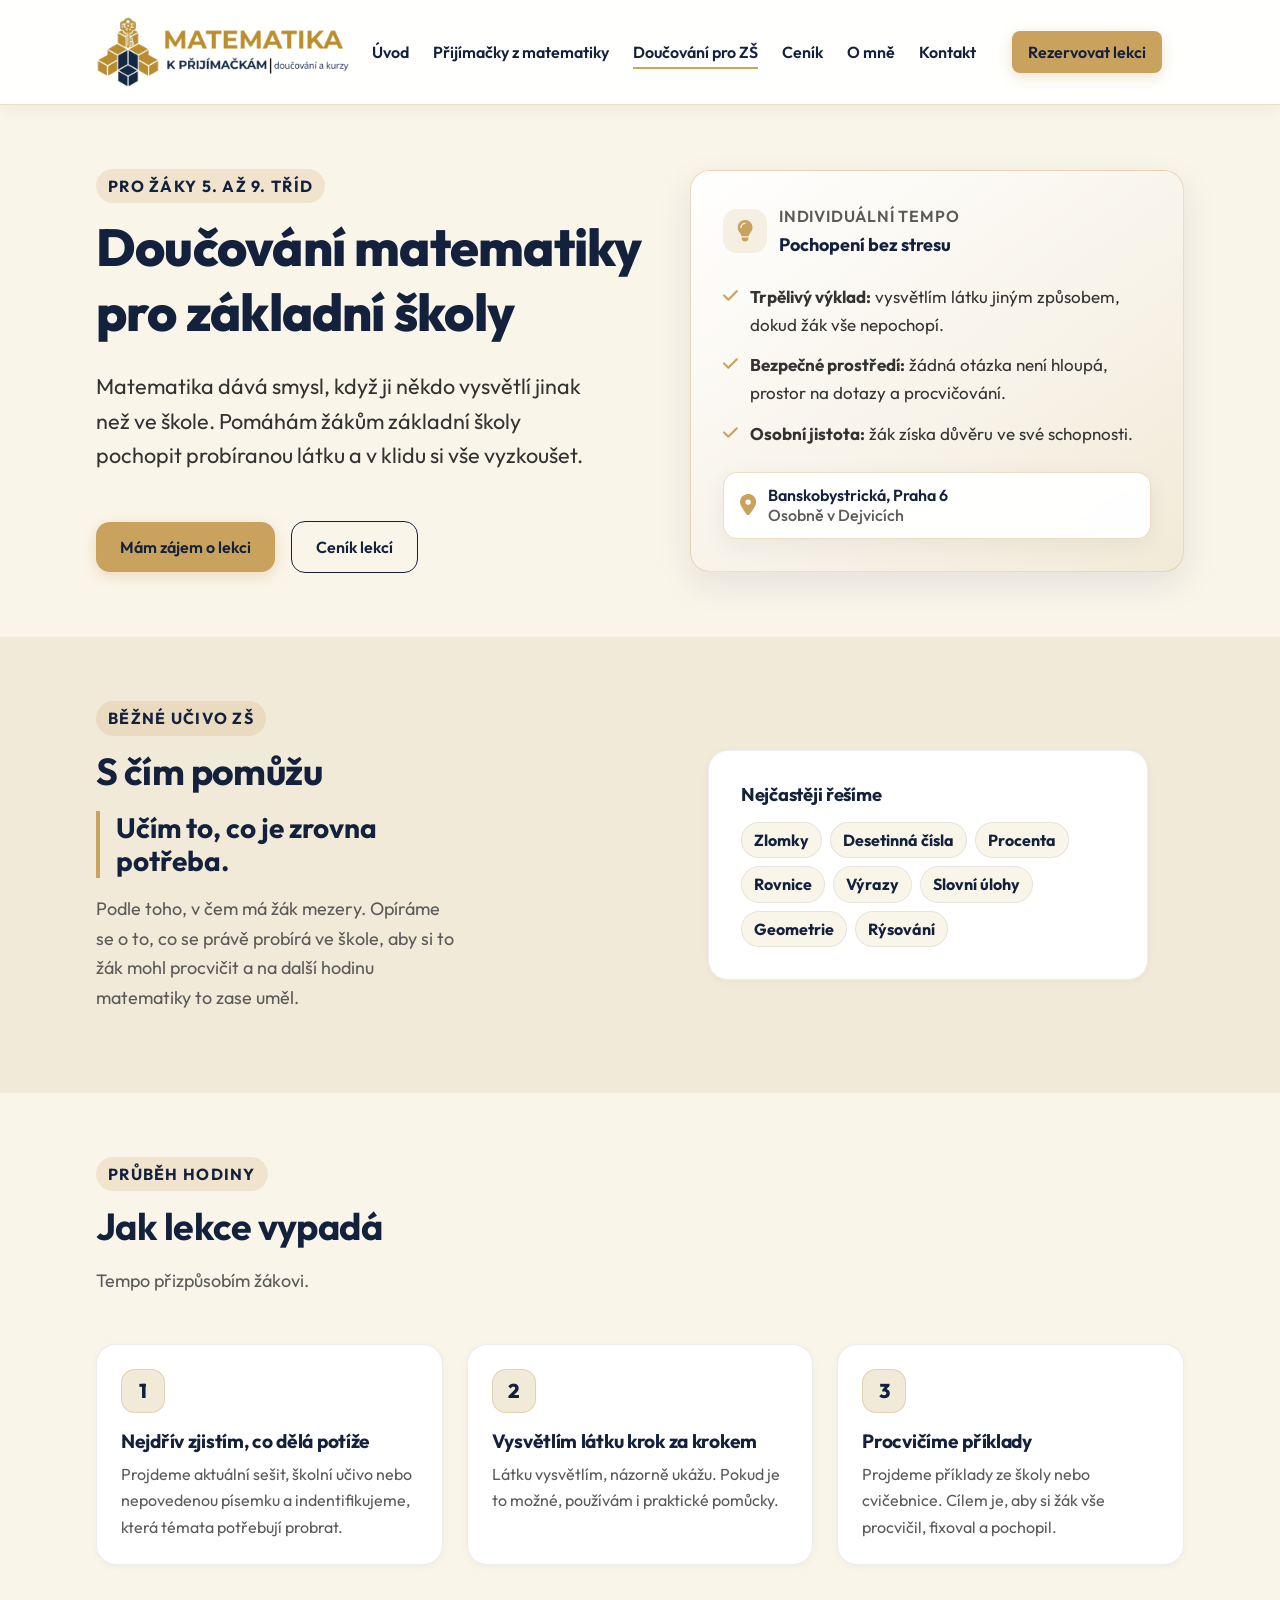
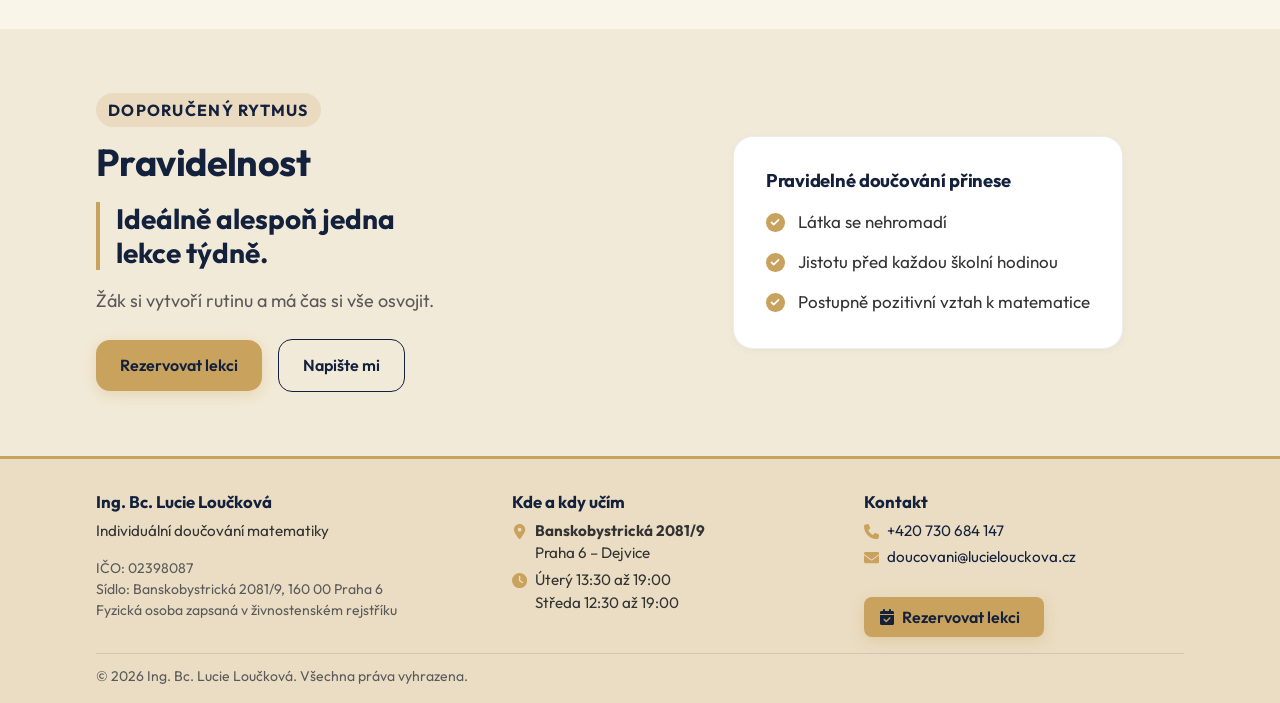
<file: doucovani-zakladni-skola.html>
<!DOCTYPE html>
<html lang="cs">

<head>
  <meta charset="UTF-8">
  <meta name="viewport" content="width=device-width, initial-scale=1.0">
  <title>Doučování matematiky pro ZŠ, 5. až 9. třída | Dejvice, Praha 6</title>
  <meta name="description"
    content="Individuální doučování matematiky pro žáky základních škol, 5. až 9. třída. Pravidelné lekce v Dejvicích, Praha 6. Rezervace online.">
  <link rel="canonical" href="https://lucielouckova.cz/doucovani-zakladni-skola">

  <!-- Open Graph / Facebook -->
  <meta property="og:type" content="website">
  <meta property="og:url" content="https://lucielouckova.cz/doucovani-zakladni-skola">
  <meta property="og:title" content="Doučování matematiky pro ZŠ, 5. až 9. třída | Dejvice, Praha 6">
  <meta property="og:description"
    content="Individuální doučování matematiky pro žáky základních škol, 5. až 9. třída. Pravidelné lekce v Dejvicích, Praha 6. Rezervace online.">
  <meta property="og:locale" content="cs_CZ">
  <meta property="og:site_name" content="Lucie Loučková - Doučování matematiky">
  <meta property="og:image" content="https://lucielouckova.cz/obrazky/hlavni/og-image.jpg">
  <meta property="og:image:width" content="1200">
  <meta property="og:image:height" content="630">
  <meta property="og:image:alt" content="Doučování matematiky v Dejvicích – Ing. Bc. Lucie Loučková">
  <meta name="twitter:card" content="summary_large_image">

  <!-- Favicon -->
  <link rel="icon" type="image/png" sizes="32x32" href="obrazky/hlavni/favicon-32.png?v=2">
  <link rel="apple-touch-icon" href="obrazky/hlavni/apple-touch-icon.png?v=2">

  <!-- Google Fonts: Outfit -->
  <link rel="preconnect" href="https://fonts.googleapis.com">
  <link rel="preconnect" href="https://fonts.gstatic.com" crossorigin>
  <link href="https://fonts.googleapis.com/css2?family=Outfit:wght@400;500;600;700;800&display=swap" rel="stylesheet">

  <!-- Font Awesome Ikony -->

  <!-- Hlavní stylopis -->
  <link rel="stylesheet" href="style.css?v=5">

  <!-- Strukturovaná data Schema.org (Course / LocalBusiness) -->
  <script type="application/ld+json">
  {
    "@context": "https://schema.org",
    "@type": "Course",
    "name": "Individuální doučování matematiky pro základní školy (5. až 9. třída)",
    "description": "Doučování matematiky pro žáky ZŠ v Dejvicích. Pomoc se zlomky, rovnicemi, geometrií a přípravou na písemky.",
    "provider": {
      "@type": "LocalBusiness",
      "name": "Ing. Bc. Lucie Loučková - Doučování matematiky",
      "address": {
        "@type": "PostalAddress",
        "streetAddress": "Banskobystrická 2081/9",
        "addressLocality": "Praha 6 - Dejvice",
        "postalCode": "160 00",
        "addressCountry": "CZ"
      },
      "telephone": "+420730684147"
    }
  }
  </script>
</head>

<body>

  <a class="skip-link" href="#hlavni-obsah">Přeskočit na obsah</a>

  <!-- ==========================================
       HLAVIČKA WEBU & NAVIGACE
       ========================================== -->
  <header class="site-header">
    <div class="container nav-container">
      <!-- Logo vlevo -->
      <a href="/" class="site-logo" aria-label="Lucie Loučková - Domovská stránka">
        <img src="obrazky/hlavni/logo-web.png?v=2" class="logo-img" alt="Matematika k přijímačkám – doučování a kurzy"
          width="636" height="180">
      </a>

      <!-- Hamburger tlačítko pro mobil (vpravo) -->
      <button class="hamburger-btn" type="button" aria-label="Otevřít hlavní menu" aria-expanded="false"
        aria-controls="main-menu">
        <span class="hamburger-line"></span>
        <span class="hamburger-line"></span>
        <span class="hamburger-line"></span>
      </button>

      <!-- Hlavní navigační menu -->
      <nav id="main-menu" class="nav-menu" aria-label="Hlavní navigace">
        <a href="/" class="nav-link">Úvod</a>
        <a href="/prijimacky-z-matematiky" class="nav-link">Přijímačky z&nbsp;matematiky</a>
        <a href="/doucovani-zakladni-skola" class="nav-link active" aria-current="page">Doučování pro ZŠ</a>
        <a href="/cenik" class="nav-link">Ceník</a>
        <a href="/o-mne" class="nav-link">O&nbsp;mně</a>
        <a href="/kontakt" class="nav-link">Kontakt</a>
        <!-- Tlačítko v menu vpravo -->
        <a href="https://lucie-louckova.reservio.com/" target="_blank" rel="noopener"
          class="btn btn-primary btn-sm nav-cta-btn">Rezervovat lekci<span class="sr-only"> (otevře se v&nbsp;novém
            okně)</span></a>
      </nav>

      <!-- Tmavý podkres pro otevřené mobilní menu -->
      <div class="nav-backdrop" aria-hidden="true"></div>
    </div>
  </header>

  <main id="hlavni-obsah">
    <!-- ==========================================
         HERO SEKCE PODSTRÁNKY
         ========================================== -->
    <section class="hero-section">
      <div class="container">
        <!-- Drobečková navigace -->

        <div class="hero-grid">
          <!-- Textová část Hero -->
          <div class="hero-content">
            <span class="section-tag">Pro žáky 5. až 9. tříd</span>
            <h1>Doučování matematiky pro základní školy</h1>
            <p class="lead">
              Matematika dává smysl, když ji někdo vysvětlí jinak než ve škole. Pomáhám žákům základní školy pochopit
              probíranou látku a v klidu si vše vyzkoušet.
            </p>
            <div class="btn-group">
              <a href="/kontakt" class="btn btn-primary">Mám zájem o&nbsp;lekci</a>
              <a href="/cenik" class="btn btn-secondary">Ceník lekcí</a>
            </div>
          </div>

          <!-- Rám pro vizuální kartu výuky ZŠ -->
          <div class="hero-media">
            <div class="hero-image-frame hero-image-frame--card">
              <div class="hero-card-head">
                <div class="hero-card-icon" aria-hidden="true">
                  <svg class="icon" viewBox="0 0 384 512" width="384" height="512" aria-hidden="true" focusable="false">
                    <path
                      d="M272 384c9.6-31.9 29.5-59.1 49.2-86.2l0 0c5.2-7.1 10.4-14.2 15.4-21.4c19.8-28.5 31.4-63 31.4-100.3C368 78.8 289.2 0 192 0S16 78.8 16 176c0 37.3 11.6 71.9 31.4 100.3c5 7.2 10.2 14.3 15.4 21.4l0 0c19.8 27.1 39.7 54.4 49.2 86.2H272zM192 512c44.2 0 80-35.8 80-80V416H112v16c0 44.2 35.8 80 80 80zM112 176c0 8.8-7.2 16-16 16s-16-7.2-16-16c0-61.9 50.1-112 112-112c8.8 0 16 7.2 16 16s-7.2 16-16 16c-44.2 0-80 35.8-80 80z" />
                  </svg>
                </div>
                <div>
                  <span class="hero-card-kicker">Individuální tempo</span>
                  <p class="hero-card-title">Pochopení bez stresu</p>
                </div>
              </div>

              <ul class="hero-card-list">
                <li>
                  <svg class="icon" viewBox="0 0 448 512" width="448" height="512" aria-hidden="true" focusable="false">
                    <path
                      d="M438.6 105.4c12.5 12.5 12.5 32.8 0 45.3l-256 256c-12.5 12.5-32.8 12.5-45.3 0l-128-128c-12.5-12.5-12.5-32.8 0-45.3s32.8-12.5 45.3 0L160 338.7 393.4 105.4c12.5-12.5 32.8-12.5 45.3 0z" />
                  </svg>
                  <span><strong>Trpělivý výklad:</strong> vysvětlím látku jiným způsobem, dokud žák vše
                    nepochopí.</span>
                </li>
                <li>
                  <svg class="icon" viewBox="0 0 448 512" width="448" height="512" aria-hidden="true" focusable="false">
                    <path
                      d="M438.6 105.4c12.5 12.5 12.5 32.8 0 45.3l-256 256c-12.5 12.5-32.8 12.5-45.3 0l-128-128c-12.5-12.5-12.5-32.8 0-45.3s32.8-12.5 45.3 0L160 338.7 393.4 105.4c12.5-12.5 32.8-12.5 45.3 0z" />
                  </svg>
                  <span><strong>Bezpečné prostředí:</strong> žádná otázka není hloupá, prostor na dotazy a
                    procvičování.</span>
                </li>
                <li>
                  <svg class="icon" viewBox="0 0 448 512" width="448" height="512" aria-hidden="true" focusable="false">
                    <path
                      d="M438.6 105.4c12.5 12.5 12.5 32.8 0 45.3l-256 256c-12.5 12.5-32.8 12.5-45.3 0l-128-128c-12.5-12.5-12.5-32.8 0-45.3s32.8-12.5 45.3 0L160 338.7 393.4 105.4c12.5-12.5 32.8-12.5 45.3 0z" />
                  </svg>
                  <span><strong>Osobní jistota:</strong> žák získa důvěru ve své schopnosti.</span>
                </li>
              </ul>

              <!-- Plovoucí informační odznak -->
              <div class="hero-badge-float hero-badge-float--static">
                <div class="badge-float-icon" aria-hidden="true">
                  <svg class="icon" viewBox="0 0 384 512" width="384" height="512" aria-hidden="true" focusable="false">
                    <path
                      d="M215.7 499.2C267 435 384 279.4 384 192C384 86 298 0 192 0S0 86 0 192c0 87.4 117 243 168.3 307.2c12.3 15.3 35.1 15.3 47.4 0zM192 128a64 64 0 1 1 0 128 64 64 0 1 1 0-128z" />
                  </svg>
                </div>
                <div class="badge-float-text">
                  Banskobystrická, Praha&nbsp;6<br>
                  <span class="badge-float-sub">Osobně v&nbsp;Dejvicích</span>
                </div>
              </div>
            </div>
          </div>
        </div>
      </div>
    </section>

    <!-- ==========================================
         SEKCE 1: S ČÍM POMŮŽU
         ========================================== -->
    <section class="section-alt">
      <div class="container">
        <div class="start-grid">
          <!-- Levý sloupec: nadpis a hlavní myšlenka -->
          <div class="section-header start-intro">
            <span class="section-tag">Běžné učivo ZŠ</span>
            <h2>S&nbsp;čím pomůžu</h2>
            <p class="start-quote">Učím to, co je zrovna potřeba.</p>
            <p>
              Podle toho, v&nbsp;čem má žák mezery. Opíráme se o&nbsp;to, co se právě probírá ve škole, aby si to
              žák mohl procvičit a&nbsp;na další hodinu matematiky to zase uměl.
            </p>
          </div>

          <!-- Pravý sloupec: nejčastější témata jako štítky -->
          <div class="start-card">
            <h3>Nejčastěji řešíme</h3>
            <ul class="topic-chips">
              <li class="card-badge">Zlomky</li>
              <li class="card-badge">Desetinná čísla</li>
              <li class="card-badge">Procenta</li>
              <li class="card-badge">Rovnice</li>
              <li class="card-badge">Výrazy</li>
              <li class="card-badge">Slovní úlohy</li>
              <li class="card-badge">Geometrie</li>
              <li class="card-badge">Rýsování</li>
            </ul>
          </div>
        </div>
      </div>
    </section>

    <!-- ==========================================
         SEKCE 2: JAK LEKCE VYPADÁ (3 FÁZE DLE ZADÁNÍ)
         ========================================== -->
    <section>
      <div class="container">
        <div class="section-header">
          <span class="section-tag">Průběh hodiny</span>
          <h2>Jak lekce vypadá</h2>
          <p>Tempo přizpůsobím žákovi.</p>
        </div>

        <div class="steps-grid steps-grid--3">
          <!-- Fáze 1 -->
          <div class="step-card">
            <div class="step-number" aria-hidden="true">1</div>
            <h3>Nejdřív zjistím, co dělá potíže</h3>
            <p>
              Projdeme aktuální sešit, školní učivo nebo nepovedenou písemku a&nbsp;indentifikujeme, která témata
              potřebují probrat.
            </p>
          </div>

          <!-- Fáze 2 -->
          <div class="step-card">
            <div class="step-number" aria-hidden="true">2</div>
            <h3>Vysvětlím látku krok za krokem</h3>
            <p>
              Látku vysvětlím, názorně ukážu. Pokud je to možné, používám i praktické pomůcky.
            </p>
          </div>

          <!-- Fáze 3 -->
          <div class="step-card">
            <div class="step-number" aria-hidden="true">3</div>
            <h3>Procvičíme příklady</h3>
            <p>
              Projdeme příklady ze školy nebo cvičebnice. Cílem je, aby si žák vše procvičil, fixoval a pochopil.
            </p>
          </div>
        </div>
      </div>
    </section>

    <!-- ==========================================
         SEKCE 3: PRAVIDELNOST VÝUKY
         ========================================== -->
    <section class="section-alt">
      <div class="container">
        <div class="start-grid">
          <!-- Levý sloupec: nadpis, hlavní myšlenka a tlačítka -->
          <div class="section-header start-intro">
            <span class="section-tag">Doporučený rytmus</span>
            <h2>Pravidelnost</h2>
            <p class="start-quote">Ideálně alespoň jedna lekce týdně.</p>
            <p>Žák si vytvoří rutinu a&nbsp;má čas si vše osvojit.</p>
            <div class="btn-group">
              <a href="https://lucie-louckova.reservio.com/" target="_blank" rel="noopener" class="btn btn-primary">Rezervovat lekci<span class="sr-only"> (otevře se v&nbsp;novém okně)</span></a>
              <a href="/kontakt" class="btn btn-secondary">Napište mi</a>
            </div>
          </div>

          <!-- Pravý sloupec: co pravidelnost přinese -->
          <div class="start-card">
            <h3>Pravidelné doučování přinese</h3>
            <ul class="start-checklist">
              <li>Látka se nehromadí</li>
              <li>Jistotu před každou školní hodinou</li>
              <li>Postupně pozitivní vztah k&nbsp;matematice</li>
            </ul>
          </div>
        </div>
      </div>
    </section>
  </main>

  <!-- ==========================================
       PATIČKA WEBU (Světle krémová, ne tmavá)
       ========================================== -->
  <footer class="site-footer">
    <div class="container">
      <div class="footer-grid">
        <!-- Sloupec 1: O lektorce -->
        <div class="footer-col">
          <h2 class="footer-title">Ing. Bc. Lucie Loučková</h2>
          <p>Individuální doučování matematiky</p>
          <p class="footer-legal">IČO:&nbsp;02398087<br>Sídlo: Banskobystrická 2081/9, 160&nbsp;00
            Praha&nbsp;6<br>Fyzická osoba zapsaná v&nbsp;živnostenském rejstříku</p>
        </div>

        <!-- Sloupec 2: Místo a doba lekcí -->
        <div class="footer-col">
          <h2 class="footer-title">Kde a kdy učím</h2>
          <div class="footer-contact-item">
            <svg class="icon" viewBox="0 0 384 512" width="384" height="512" aria-hidden="true" focusable="false">
              <path
                d="M215.7 499.2C267 435 384 279.4 384 192C384 86 298 0 192 0S0 86 0 192c0 87.4 117 243 168.3 307.2c12.3 15.3 35.1 15.3 47.4 0zM192 128a64 64 0 1 1 0 128 64 64 0 1 1 0-128z" />
            </svg>
            <div>
              <strong>Banskobystrická 2081/9</strong><br>
              Praha&nbsp;6 – Dejvice
            </div>
          </div>
          <div class="footer-contact-item">
            <svg class="icon" viewBox="0 0 512 512" width="512" height="512" aria-hidden="true" focusable="false">
              <path
                d="M256 0a256 256 0 1 1 0 512A256 256 0 1 1 256 0zM232 120V256c0 8 4 15.5 10.7 20l96 64c11 7.4 25.9 4.4 33.3-6.7s4.4-25.9-6.7-33.3L280 243.2V120c0-13.3-10.7-24-24-24s-24 10.7-24 24z" />
            </svg>
            <div>
              Úterý 13:30 až 19:00<br>
              Středa 12:30 až 19:00
            </div>
          </div>
        </div>

        <!-- Sloupec 3: Kontakt -->
        <div class="footer-col">
          <h2 class="footer-title">Kontakt</h2>
          <div class="footer-contact-item">
            <svg class="icon" viewBox="0 0 512 512" width="512" height="512" aria-hidden="true" focusable="false">
              <path
                d="M164.9 24.6c-7.7-18.6-28-28.5-47.4-23.2l-88 24C12.1 30.2 0 46 0 64C0 311.4 200.6 512 448 512c18 0 33.8-12.1 38.6-29.5l24-88c5.3-19.4-4.6-39.7-23.2-47.4l-96-40c-16.3-6.8-35.2-2.1-46.3 11.6L304.7 368C234.3 334.7 177.3 277.7 144 207.3L193.3 167c13.7-11.2 18.4-30 11.6-46.3l-40-96z" />
            </svg>
            <div>
              <a href="tel:+420730684147">+420&nbsp;730&nbsp;684&nbsp;147</a>
            </div>
          </div>
          <div class="footer-contact-item">
            <svg class="icon" viewBox="0 0 512 512" width="512" height="512" aria-hidden="true" focusable="false">
              <path
                d="M48 64C21.5 64 0 85.5 0 112c0 15.1 7.1 29.3 19.2 38.4L236.8 313.6c11.4 8.5 27 8.5 38.4 0L492.8 150.4c12.1-9.1 19.2-23.3 19.2-38.4c0-26.5-21.5-48-48-48H48zM0 176V384c0 35.3 28.7 64 64 64H448c35.3 0 64-28.7 64-64V176L294.4 339.2c-22.8 17.1-54 17.1-76.8 0L0 176z" />
            </svg>
            <div>
              <a href="mailto:doucovani@lucielouckova.cz">doucovani@lucielouckova.cz</a>
            </div>
          </div>
          <a href="https://lucie-louckova.reservio.com/" target="_blank" rel="noopener"
            class="btn btn-primary btn-sm footer-cta">
            <svg class="icon" viewBox="0 0 448 512" width="448" height="512" aria-hidden="true" focusable="false">
              <path
                d="M128 0c17.7 0 32 14.3 32 32V64H288V32c0-17.7 14.3-32 32-32s32 14.3 32 32V64h48c26.5 0 48 21.5 48 48v48H0V112C0 85.5 21.5 64 48 64H96V32c0-17.7 14.3-32 32-32zM0 192H448V464c0 26.5-21.5 48-48 48H48c-26.5 0-48-21.5-48-48V192zM329 305c9.4-9.4 9.4-24.6 0-33.9s-24.6-9.4-33.9 0l-95 95-47-47c-9.4-9.4-24.6-9.4-33.9 0s-9.4 24.6 0 33.9l64 64c9.4 9.4 24.6 9.4 33.9 0L329 305z" />
            </svg> Rezervovat lekci<span class="sr-only"> (otevře se v&nbsp;novém okně)</span>
          </a>
        </div>
      </div>

      <!-- Spodní řádek patičky: copyright a povinné údaje -->
      <div class="footer-bottom">
        <div>&copy; 2026 Ing. Bc. Lucie Loučková. Všechna práva vyhrazena.</div>
      </div>
    </div>
  </footer>



  <!-- Základní JavaScript -->
  <script src="app.js?v=5"></script>
</body>

</html>
</file>
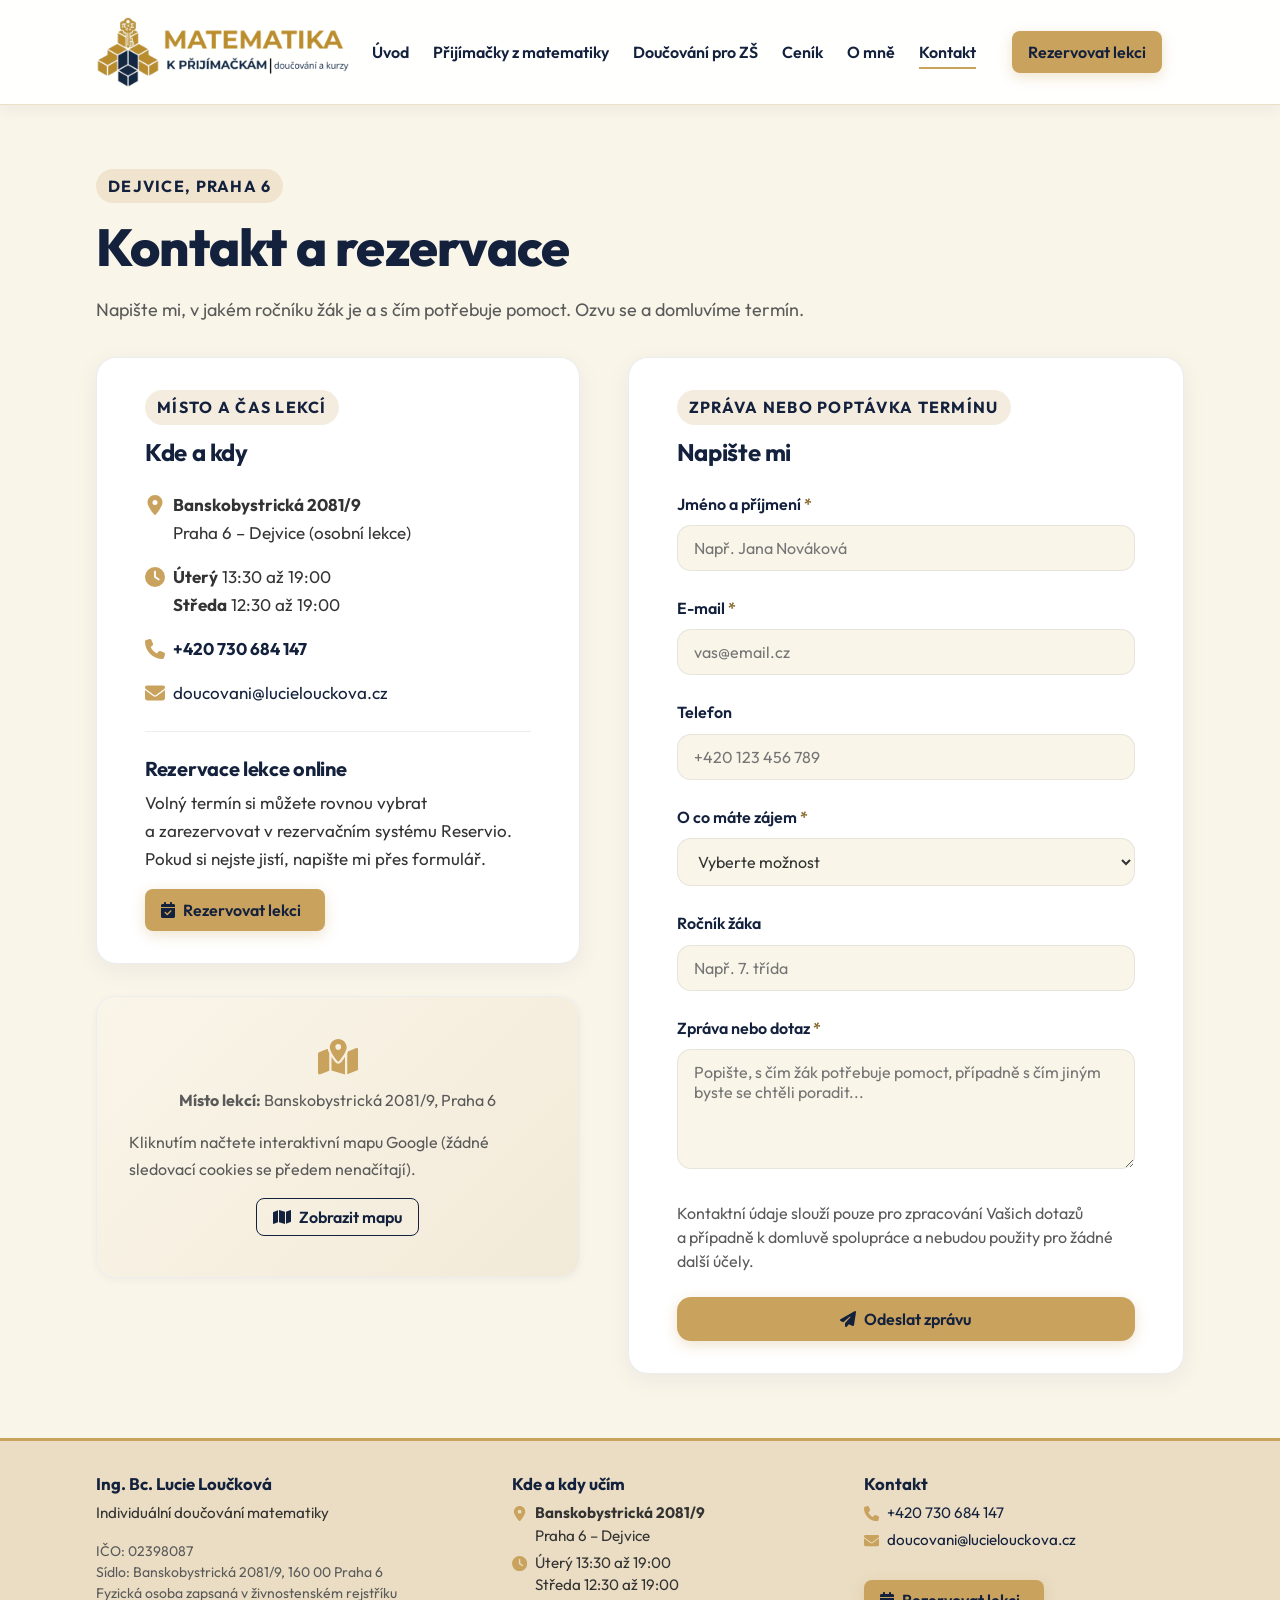
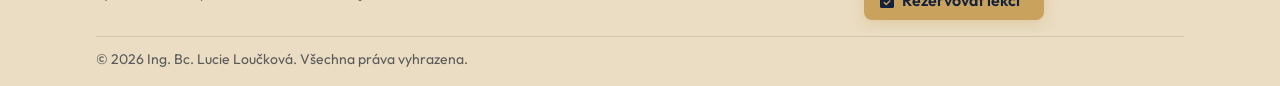
<file: kontakt.html>
<!DOCTYPE html>
<html lang="cs">
<head>
  <meta charset="UTF-8">
  <meta name="viewport" content="width=device-width, initial-scale=1.0">
  <title>Kontakt a rezervace | Doučování matematiky Dejvice, Praha 6</title>
  <meta name="description" content="Domluvte si doučování matematiky v Dejvicích. Banskobystrická 2081/9, Praha 6. Lekce v úterý 13:30–19:00 a ve středu 12:30–19:00.">
  <link rel="canonical" href="https://lucielouckova.cz/kontakt">

  <!-- Open Graph / Facebook -->
  <meta property="og:type" content="website">
  <meta property="og:url" content="https://lucielouckova.cz/kontakt">
  <meta property="og:title" content="Kontakt a rezervace | Doučování matematiky Dejvice, Praha 6">
  <meta property="og:description" content="Domluvte si doučování matematiky v Dejvicích. Banskobystrická 2081/9, Praha 6. Lekce v úterý 13:30–19:00 a ve středu 12:30–19:00.">
  <meta property="og:locale" content="cs_CZ">
  <meta property="og:site_name" content="Lucie Loučková - Doučování matematiky">
  <meta property="og:image" content="https://lucielouckova.cz/obrazky/hlavni/og-image.jpg">
  <meta property="og:image:width" content="1200">
  <meta property="og:image:height" content="630">
  <meta property="og:image:alt" content="Doučování matematiky v Dejvicích – Ing. Bc. Lucie Loučková">
  <meta name="twitter:card" content="summary_large_image">

  <!-- Favicon -->
  <link rel="icon" type="image/png" sizes="32x32" href="obrazky/hlavni/favicon-32.png?v=2">
  <link rel="apple-touch-icon" href="obrazky/hlavni/apple-touch-icon.png?v=2">

  <!-- Google Fonts: Outfit -->
  <link rel="preconnect" href="https://fonts.googleapis.com">
  <link rel="preconnect" href="https://fonts.gstatic.com" crossorigin>
  <link href="https://fonts.googleapis.com/css2?family=Outfit:wght@400;500;600;700;800&display=swap" rel="stylesheet">

  <!-- Font Awesome Ikony -->

  <!-- Hlavní stylopis -->
  <link rel="stylesheet" href="style.css?v=5">

  <!-- Strukturovaná data Schema.org (LocalBusiness) -->
  <script type="application/ld+json">
  {
    "@context": "https://schema.org",
    "@graph": [
      {
        "@type": "LocalBusiness",
        "name": "Ing. Bc. Lucie Loučková - Doučování matematiky",
        "telephone": "+420730684147",
        "email": "doucovani@lucielouckova.cz",
        "url": "https://lucielouckova.cz/kontakt",
        "address": {
          "@type": "PostalAddress",
          "streetAddress": "Banskobystrická 2081/9",
          "addressLocality": "Praha 6 - Dejvice",
          "postalCode": "160 00",
          "addressCountry": "CZ"
        },
        "openingHoursSpecification": [
          {
            "@type": "OpeningHoursSpecification",
            "dayOfWeek": "Tuesday",
            "opens": "13:30",
            "closes": "19:00"
          },
          {
            "@type": "OpeningHoursSpecification",
            "dayOfWeek": "Wednesday",
            "opens": "12:30",
            "closes": "19:00"
          }
        ],
        "areaServed": {
          "@type": "AdministrativeArea",
          "name": "Praha 6 - Dejvice"
        }
      }
    ]
  }
  </script>
</head>
<body>

  <a class="skip-link" href="#hlavni-obsah">Přeskočit na obsah</a>

  <!-- ==========================================
       HLAVIČKA WEBU & NAVIGACE
       ========================================== -->
  <header class="site-header">
    <div class="container nav-container">
      <!-- Logo vlevo -->
      <a href="/" class="site-logo" aria-label="Lucie Loučková - Domovská stránka">
        <img src="obrazky/hlavni/logo-web.png?v=2" class="logo-img" alt="Matematika k přijímačkám – doučování a kurzy" width="636" height="180">
      </a>

      <!-- Hamburger tlačítko pro mobil (vpravo) -->
      <button class="hamburger-btn" type="button" aria-label="Otevřít hlavní menu" aria-expanded="false" aria-controls="main-menu">
        <span class="hamburger-line"></span>
        <span class="hamburger-line"></span>
        <span class="hamburger-line"></span>
      </button>

      <!-- Hlavní navigační menu -->
      <nav id="main-menu" class="nav-menu" aria-label="Hlavní navigace">
        <a href="/" class="nav-link">Úvod</a>
        <a href="/prijimacky-z-matematiky" class="nav-link">Přijímačky z&nbsp;matematiky</a>
        <a href="/doucovani-zakladni-skola" class="nav-link">Doučování pro ZŠ</a>
        <a href="/cenik" class="nav-link">Ceník</a>
        <a href="/o-mne" class="nav-link">O&nbsp;mně</a>
        <a href="/kontakt" class="nav-link active" aria-current="page">Kontakt</a>
        <!-- Tlačítko v menu vpravo -->
        <a href="https://lucie-louckova.reservio.com/" target="_blank" rel="noopener" class="btn btn-primary btn-sm nav-cta-btn">Rezervovat lekci<span class="sr-only"> (otevře se v&nbsp;novém okně)</span></a>
      </nav>

      <!-- Tmavý podkres pro otevřené mobilní menu -->
      <div class="nav-backdrop" aria-hidden="true"></div>
    </div>
  </header>

  <main id="hlavni-obsah">
    <!-- ==========================================
         HERO SEKCE KONTAKTU
         ========================================== -->
    <section class="hero-section">
      <div class="container">
        <!-- Drobečková navigace -->

        <div class="section-header section-header--compact">
          <span class="section-tag">Dejvice, Praha 6</span>
          <h1>Kontakt a&nbsp;rezervace</h1>
          <p class="lead">
            Napište mi, v&nbsp;jakém ročníku žák je a&nbsp;s&nbsp;čím potřebuje pomoct. Ozvu se a&nbsp;domluvíme termín.
          </p>
        </div>

        <div class="contact-grid">
          <!-- Levý sloupec: Kde a kdy + Online rezervace + Mapa -->
          <div class="contact-stack">
            <!-- Karta Kde a kdy -->
            <div class="contact-card">
              <span class="section-tag">Místo a čas lekcí</span>
              <h2>Kde a&nbsp;kdy</h2>

              <div class="contact-details">
              <div class="footer-contact-item">
                <svg class="icon" viewBox="0 0 384 512" width="384" height="512" aria-hidden="true" focusable="false"><path d="M215.7 499.2C267 435 384 279.4 384 192C384 86 298 0 192 0S0 86 0 192c0 87.4 117 243 168.3 307.2c12.3 15.3 35.1 15.3 47.4 0zM192 128a64 64 0 1 1 0 128 64 64 0 1 1 0-128z"/></svg>
                <div>
                  <strong>Banskobystrická 2081/9</strong><br>
                  Praha&nbsp;6 – Dejvice (osobní lekce)
                </div>
              </div>

              <div class="footer-contact-item">
                <svg class="icon" viewBox="0 0 512 512" width="512" height="512" aria-hidden="true" focusable="false"><path d="M256 0a256 256 0 1 1 0 512A256 256 0 1 1 256 0zM232 120V256c0 8 4 15.5 10.7 20l96 64c11 7.4 25.9 4.4 33.3-6.7s4.4-25.9-6.7-33.3L280 243.2V120c0-13.3-10.7-24-24-24s-24 10.7-24 24z"/></svg>
                <div>
                  <strong>Úterý</strong> 13:30 až 19:00<br>
                  <strong>Středa</strong> 12:30 až 19:00
                </div>
              </div>

              <div class="footer-contact-item">
                <svg class="icon" viewBox="0 0 512 512" width="512" height="512" aria-hidden="true" focusable="false"><path d="M164.9 24.6c-7.7-18.6-28-28.5-47.4-23.2l-88 24C12.1 30.2 0 46 0 64C0 311.4 200.6 512 448 512c18 0 33.8-12.1 38.6-29.5l24-88c5.3-19.4-4.6-39.7-23.2-47.4l-96-40c-16.3-6.8-35.2-2.1-46.3 11.6L304.7 368C234.3 334.7 177.3 277.7 144 207.3L193.3 167c13.7-11.2 18.4-30 11.6-46.3l-40-96z"/></svg>
                <div>
                  <a href="tel:+420730684147" class="link-strong">+420&nbsp;730&nbsp;684&nbsp;147</a>
                </div>
              </div>

              <div class="footer-contact-item">
                <svg class="icon" viewBox="0 0 512 512" width="512" height="512" aria-hidden="true" focusable="false"><path d="M48 64C21.5 64 0 85.5 0 112c0 15.1 7.1 29.3 19.2 38.4L236.8 313.6c11.4 8.5 27 8.5 38.4 0L492.8 150.4c12.1-9.1 19.2-23.3 19.2-38.4c0-26.5-21.5-48-48-48H48zM0 176V384c0 35.3 28.7 64 64 64H448c35.3 0 64-28.7 64-64V176L294.4 339.2c-22.8 17.1-54 17.1-76.8 0L0 176z"/></svg>
                <div>
                  <a href="mailto:doucovani@lucielouckova.cz">doucovani@lucielouckova.cz</a>
                </div>
              </div>
              </div>

              <!-- Sekce Rezervace lekce přes Reservio (odkaz, bez iframe a widgetu) -->
              <div class="contact-booking">
                <h3>Rezervace lekce online</h3>
                <p>
                  Volný termín si můžete rovnou vybrat a&nbsp;zarezervovat v&nbsp;rezervačním systému Reservio. Pokud si nejste jistí, napište mi přes formulář.
                </p>
                <a href="https://lucie-louckova.reservio.com/" target="_blank" rel="noopener" class="btn btn-primary btn-sm">
                  <svg class="icon" viewBox="0 0 448 512" width="448" height="512" aria-hidden="true" focusable="false"><path d="M128 0c17.7 0 32 14.3 32 32V64H288V32c0-17.7 14.3-32 32-32s32 14.3 32 32V64h48c26.5 0 48 21.5 48 48v48H0V112C0 85.5 21.5 64 48 64H96V32c0-17.7 14.3-32 32-32zM0 192H448V464c0 26.5-21.5 48-48 48H48c-26.5 0-48-21.5-48-48V192zM329 305c9.4-9.4 9.4-24.6 0-33.9s-24.6-9.4-33.9 0l-95 95-47-47c-9.4-9.4-24.6-9.4-33.9 0s-9.4 24.6 0 33.9l64 64c9.4 9.4 24.6 9.4 33.9 0L329 305z"/></svg> Rezervovat lekci<span class="sr-only"> (otevře se v&nbsp;novém okně)</span>
                </a>
              </div>
            </div>

            <!-- Interaktivní mapa (načítaná až po kliknutí na tlačítko) -->
            <div class="map-box">
              <div id="map-container">
                <div class="map-placeholder">
                  <svg class="icon map-placeholder-icon" viewBox="0 0 576 512" width="576" height="512" aria-hidden="true" focusable="false"><path d="M408 120c0 54.6-73.1 151.9-105.2 192c-7.7 9.6-22 9.6-29.6 0C241.1 271.9 168 174.6 168 120C168 53.7 221.7 0 288 0s120 53.7 120 120zm8 80.4c3.5-6.9 6.7-13.8 9.6-20.6c.5-1.2 1-2.5 1.5-3.7l116-46.4C558.9 123.4 576 135 576 152V422.8c0 9.8-6 18.6-15.1 22.3L416 503V200.4zM137.6 138.3c2.4 14.1 7.2 28.3 12.8 41.5c2.9 6.8 6.1 13.7 9.6 20.6V451.8L32.9 502.7C17.1 509 0 497.4 0 480.4V209.6c0-9.8 6-18.6 15.1-22.3l122.6-49zM327.8 332c13.9-17.4 35.7-45.7 56.2-77V504.3L192 449.4V255c20.5 31.3 42.3 59.6 56.2 77c20.5 25.6 59.1 25.6 79.6 0zM288 152a40 40 0 1 0 0-80 40 40 0 1 0 0 80z"/></svg>
                  <p><strong>Místo lekcí:</strong> Banskobystrická 2081/9, Praha&nbsp;6</p>
                  <p>Kliknutím načtete interaktivní mapu Google (žádné sledovací cookies se předem nenačítají).</p>
                  <button id="btn-show-map" class="btn btn-secondary btn-sm" type="button">
                    <svg class="icon" viewBox="0 0 576 512" width="576" height="512" aria-hidden="true" focusable="false"><path d="M384 476.1L192 421.2V35.9L384 90.8V476.1zm32-1.2V88.4L543.1 37.5c15.8-6.3 32.9 5.3 32.9 22.3V394.6c0 9.8-6 18.6-15.1 22.3L416 474.8zM15.1 95.1L160 37.2V423.6L32.9 474.5C17.1 480.8 0 469.2 0 452.2V117.4c0-9.8 6-18.6 15.1-22.3z"/></svg> Zobrazit mapu
                  </button>
                </div>
              </div>
            </div>
          </div>

          <!-- Pravý sloupec: Formulář Napište mi -->
          <div>
            <div class="contact-card" id="formular">
              <span class="section-tag">Zpráva nebo poptávka termínu</span>
              <h2>Napište mi</h2>

              <form action="https://formspree.io/f/xvkzdrop" method="POST" class="contact-form">
                <input type="hidden" name="_subject" value="Nová zpráva z webu – doučování matematiky">
                <!-- Antispam honeypot -->
                <div class="hp-field" aria-hidden="true">
                  <label for="hp-check">Nevyplňujte toto pole:</label>
                  <input type="text" id="hp-check" name="_gotcha" tabindex="-1" autocomplete="off">
                </div>

                <!-- Jméno -->
                <div class="form-group">
                  <label for="jmeno" class="form-label">Jméno a&nbsp;příjmení <span class="gold-accent">*</span></label>
                  <input type="text" id="jmeno" name="jmeno" class="form-control" placeholder="Např. Jana Nováková" required>
                </div>

                <!-- E-mail -->
                <div class="form-group">
                  <label for="email" class="form-label">E-mail <span class="gold-accent">*</span></label>
                  <input type="email" id="email" name="email" class="form-control" placeholder="vas@email.cz" required>
                </div>

                <!-- Telefon -->
                <div class="form-group">
                  <label for="telefon" class="form-label">Telefon</label>
                  <input type="tel" id="telefon" name="telefon" class="form-control" placeholder="+420 123 456 789">
                </div>

                <!-- O jaké doučování jde -->
                <div class="form-group">
                  <label for="zajem" class="form-label">O&nbsp;co máte zájem <span class="gold-accent">*</span></label>
                  <select id="zajem" name="zajem" class="form-select" required>
                    <option value="" disabled selected>Vyberte možnost</option>
                    <option value="Doučování k přijímacím zkouškám">Doučování k přijímacím zkouškám</option>
                    <option value="Doučování ZŠ">Doučování ZŠ</option>
                    <option value="Jiné">Jiné</option>
                  </select>
                </div>

                <!-- Ročník žáka -->
                <div class="form-group">
                  <label for="rocnik" class="form-label">Ročník žáka</label>
                  <input type="text" id="rocnik" name="rocnik" class="form-control" placeholder="Např. 7. třída">
                </div>

                <!-- Zpráva -->
                <div class="form-group">
                  <label for="zprava" class="form-label">Zpráva nebo dotaz <span class="gold-accent">*</span></label>
                  <textarea id="zprava" name="zprava" class="form-control form-textarea" placeholder="Popište, s čím žák potřebuje pomoct, případně s čím jiným byste se chtěli poradit..." required></textarea>
                </div>

                <!-- Informace o zpracování údajů -->
                <p class="form-note">
                  Kontaktní údaje slouží pouze pro zpracování Vašich dotazů a&nbsp;případně k&nbsp;domluvě spolupráce a&nbsp;nebudou použity pro žádné další účely.
                </p>

                <!-- Odesílací tlačítko -->
                <button type="submit" class="btn btn-primary btn-block">
                  <svg class="icon" viewBox="0 0 512 512" width="512" height="512" aria-hidden="true" focusable="false"><path d="M498.1 5.6c10.1 7 15.4 19.1 13.5 31.2l-64 416c-1.5 9.7-7.4 18.2-16 23s-18.9 5.4-28 1.6L284 427.7l-68.5 74.1c-8.9 9.7-22.9 12.9-35.2 8.1S160 493.2 160 480V396.4c0-4 1.5-7.8 4.2-10.7L331.8 202.8c5.8-6.3 5.6-16-.4-22s-15.7-6.4-22-.7L106 360.8 17.7 316.6C7.1 311.3 .3 300.7 0 288.9s5.9-22.8 16.1-28.7l448-256c10.7-6.1 23.9-5.5 34 1.4z"/></svg> Odeslat zprávu
                </button>
                <p class="form-error" role="alert" hidden></p>
              </form>

              <!-- Potvrzení po odeslání (zobrazí app.js místo formuláře) -->
              <div class="form-success" role="status" tabindex="-1" hidden>
                <div class="form-success-head">
                  <svg class="icon form-success-icon" viewBox="0 0 512 512" width="512" height="512" aria-hidden="true" focusable="false"><path d="M256 512A256 256 0 1 0 256 0a256 256 0 1 0 0 512zM369 209L241 337c-9.4 9.4-24.6 9.4-33.9 0l-64-64c-9.4-9.4-9.4-24.6 0-33.9s24.6-9.4 33.9 0l47 47L335 175c9.4-9.4 24.6-9.4 33.9 0s9.4 24.6 0 33.9z"/></svg>
                  <h3>Děkuji za zprávu!</h3>
                </div>
                <p>Vaše zpráva byla úspěšně odeslána. Ozvu se Vám co nejdříve, obvykle do druhého dne.</p>
                <div class="form-success-booking">
                  <p>Pokud chcete, můžete si rovnou vybrat termín lekce:</p>
                  <a href="https://lucie-louckova.reservio.com/" target="_blank" rel="noopener" class="btn btn-primary">
                    <svg class="icon" viewBox="0 0 448 512" width="448" height="512" aria-hidden="true" focusable="false"><path d="M128 0c17.7 0 32 14.3 32 32V64H288V32c0-17.7 14.3-32 32-32s32 14.3 32 32V64h48c26.5 0 48 21.5 48 48v48H0V112C0 85.5 21.5 64 48 64H96V32c0-17.7 14.3-32 32-32zM0 192H448V464c0 26.5-21.5 48-48 48H48c-26.5 0-48-21.5-48-48V192zM329 305c9.4-9.4 9.4-24.6 0-33.9s-24.6-9.4-33.9 0l-95 95-47-47c-9.4-9.4-24.6-9.4-33.9 0s-9.4 24.6 0 33.9l64 64c9.4 9.4 24.6 9.4 33.9 0L329 305z"/></svg> Vybrat termín lekce<span class="sr-only"> (otevře se v&nbsp;novém okně)</span>
                  </a>
                </div>
              </div>
            </div>
          </div>
        </div>
      </div>
    </section>
  </main>

  <!-- ==========================================
       PATIČKA WEBU (Světle krémová, ne tmavá)
       ========================================== -->
  <footer class="site-footer">
    <div class="container">
      <div class="footer-grid">
        <!-- Sloupec 1: O lektorce -->
        <div class="footer-col">
          <h2 class="footer-title">Ing. Bc. Lucie Loučková</h2>
          <p>Individuální doučování matematiky</p>
          <p class="footer-legal">IČO:&nbsp;02398087<br>Sídlo: Banskobystrická 2081/9, 160&nbsp;00 Praha&nbsp;6<br>Fyzická osoba zapsaná v&nbsp;živnostenském rejstříku</p>
        </div>

        <!-- Sloupec 2: Místo a doba lekcí -->
        <div class="footer-col">
          <h2 class="footer-title">Kde a kdy učím</h2>
          <div class="footer-contact-item">
            <svg class="icon" viewBox="0 0 384 512" width="384" height="512" aria-hidden="true" focusable="false"><path d="M215.7 499.2C267 435 384 279.4 384 192C384 86 298 0 192 0S0 86 0 192c0 87.4 117 243 168.3 307.2c12.3 15.3 35.1 15.3 47.4 0zM192 128a64 64 0 1 1 0 128 64 64 0 1 1 0-128z"/></svg>
            <div>
              <strong>Banskobystrická 2081/9</strong><br>
              Praha&nbsp;6 – Dejvice
            </div>
          </div>
          <div class="footer-contact-item">
            <svg class="icon" viewBox="0 0 512 512" width="512" height="512" aria-hidden="true" focusable="false"><path d="M256 0a256 256 0 1 1 0 512A256 256 0 1 1 256 0zM232 120V256c0 8 4 15.5 10.7 20l96 64c11 7.4 25.9 4.4 33.3-6.7s4.4-25.9-6.7-33.3L280 243.2V120c0-13.3-10.7-24-24-24s-24 10.7-24 24z"/></svg>
            <div>
              Úterý 13:30 až 19:00<br>
              Středa 12:30 až 19:00
            </div>
          </div>
        </div>

        <!-- Sloupec 3: Kontakt -->
        <div class="footer-col">
          <h2 class="footer-title">Kontakt</h2>
          <div class="footer-contact-item">
            <svg class="icon" viewBox="0 0 512 512" width="512" height="512" aria-hidden="true" focusable="false"><path d="M164.9 24.6c-7.7-18.6-28-28.5-47.4-23.2l-88 24C12.1 30.2 0 46 0 64C0 311.4 200.6 512 448 512c18 0 33.8-12.1 38.6-29.5l24-88c5.3-19.4-4.6-39.7-23.2-47.4l-96-40c-16.3-6.8-35.2-2.1-46.3 11.6L304.7 368C234.3 334.7 177.3 277.7 144 207.3L193.3 167c13.7-11.2 18.4-30 11.6-46.3l-40-96z"/></svg>
            <div>
              <a href="tel:+420730684147">+420&nbsp;730&nbsp;684&nbsp;147</a>
            </div>
          </div>
          <div class="footer-contact-item">
            <svg class="icon" viewBox="0 0 512 512" width="512" height="512" aria-hidden="true" focusable="false"><path d="M48 64C21.5 64 0 85.5 0 112c0 15.1 7.1 29.3 19.2 38.4L236.8 313.6c11.4 8.5 27 8.5 38.4 0L492.8 150.4c12.1-9.1 19.2-23.3 19.2-38.4c0-26.5-21.5-48-48-48H48zM0 176V384c0 35.3 28.7 64 64 64H448c35.3 0 64-28.7 64-64V176L294.4 339.2c-22.8 17.1-54 17.1-76.8 0L0 176z"/></svg>
            <div>
              <a href="mailto:doucovani@lucielouckova.cz">doucovani@lucielouckova.cz</a>
            </div>
          </div>
          <a href="https://lucie-louckova.reservio.com/" target="_blank" rel="noopener" class="btn btn-primary btn-sm footer-cta">
            <svg class="icon" viewBox="0 0 448 512" width="448" height="512" aria-hidden="true" focusable="false"><path d="M128 0c17.7 0 32 14.3 32 32V64H288V32c0-17.7 14.3-32 32-32s32 14.3 32 32V64h48c26.5 0 48 21.5 48 48v48H0V112C0 85.5 21.5 64 48 64H96V32c0-17.7 14.3-32 32-32zM0 192H448V464c0 26.5-21.5 48-48 48H48c-26.5 0-48-21.5-48-48V192zM329 305c9.4-9.4 9.4-24.6 0-33.9s-24.6-9.4-33.9 0l-95 95-47-47c-9.4-9.4-24.6-9.4-33.9 0s-9.4 24.6 0 33.9l64 64c9.4 9.4 24.6 9.4 33.9 0L329 305z"/></svg> Rezervovat lekci<span class="sr-only"> (otevře se v&nbsp;novém okně)</span>
          </a>
        </div>
      </div>

      <!-- Spodní řádek patičky: copyright a povinné údaje -->
      <div class="footer-bottom">
        <div>&copy; 2026 Ing. Bc. Lucie Loučková. Všechna práva vyhrazena.</div>
      </div>
    </div>
  </footer>



  <!-- Základní JavaScript -->
  <script src="app.js?v=5"></script>
</body>
</html>
</file>
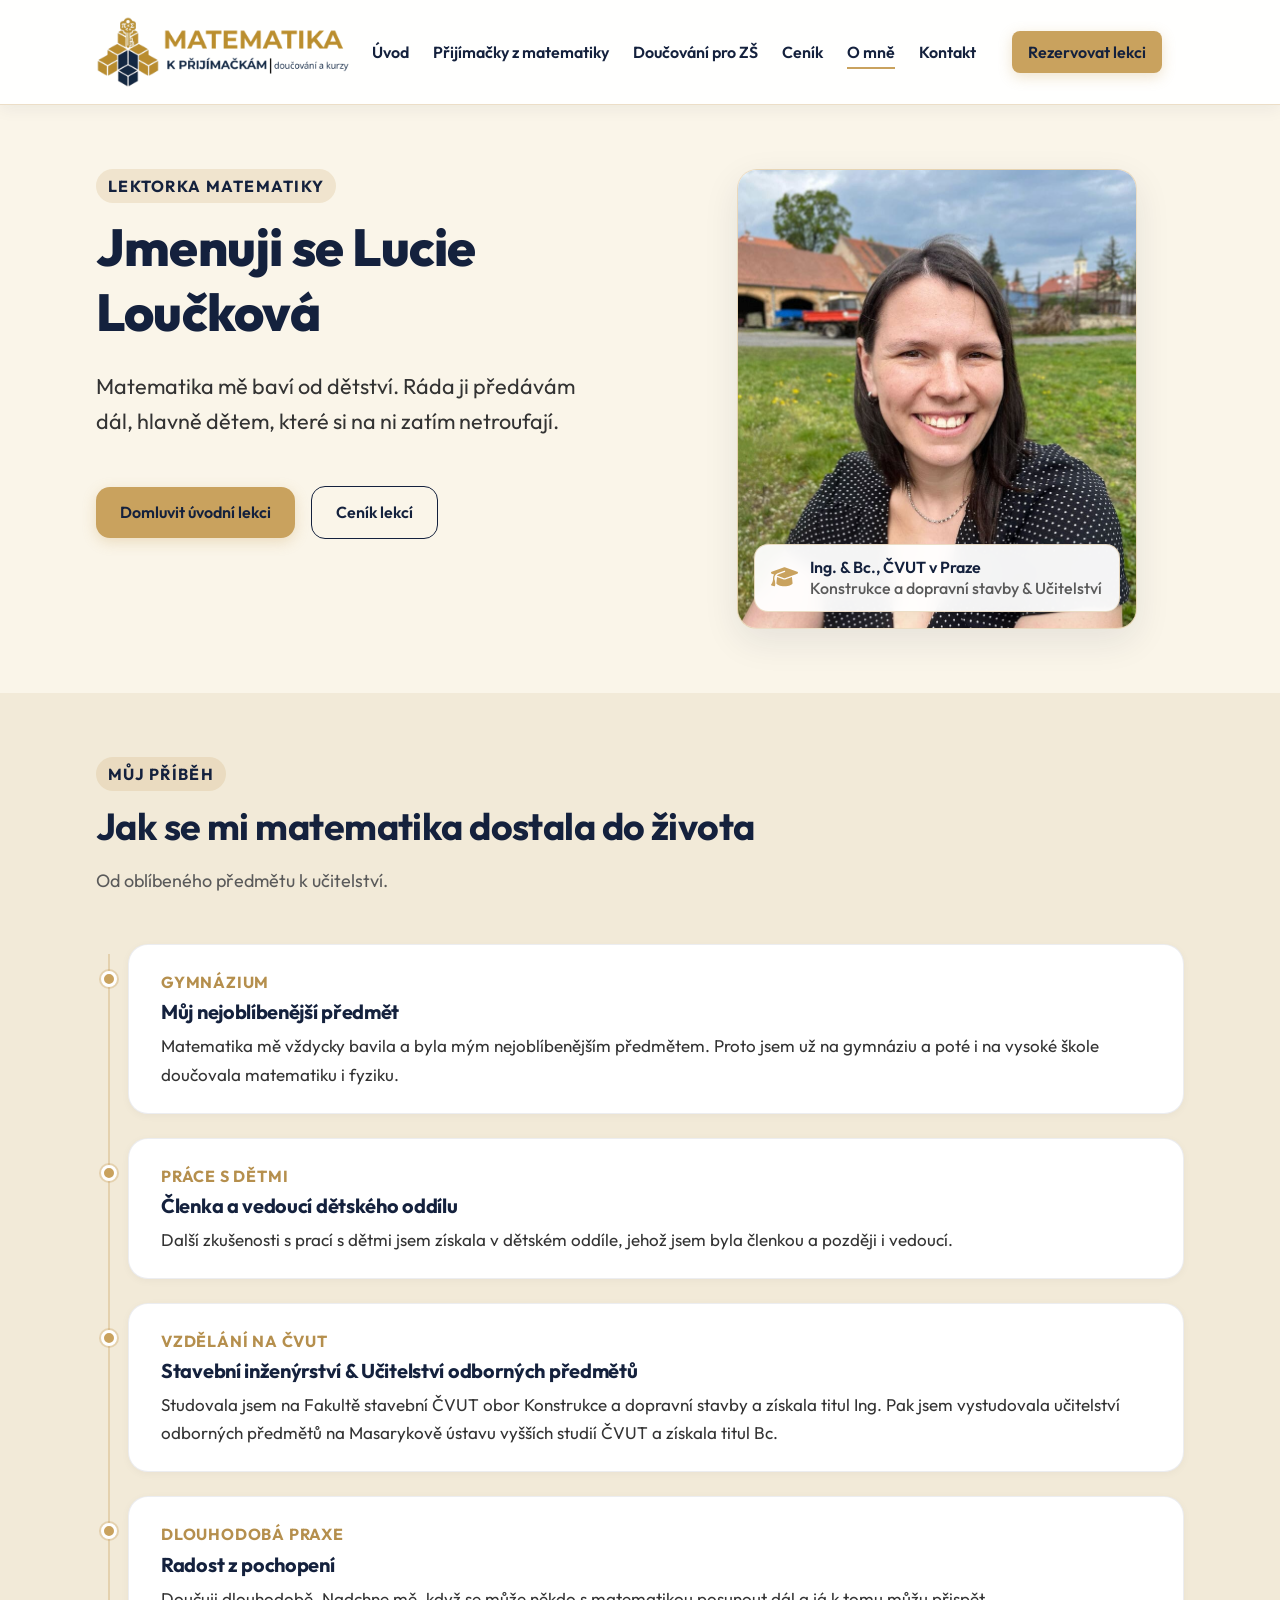
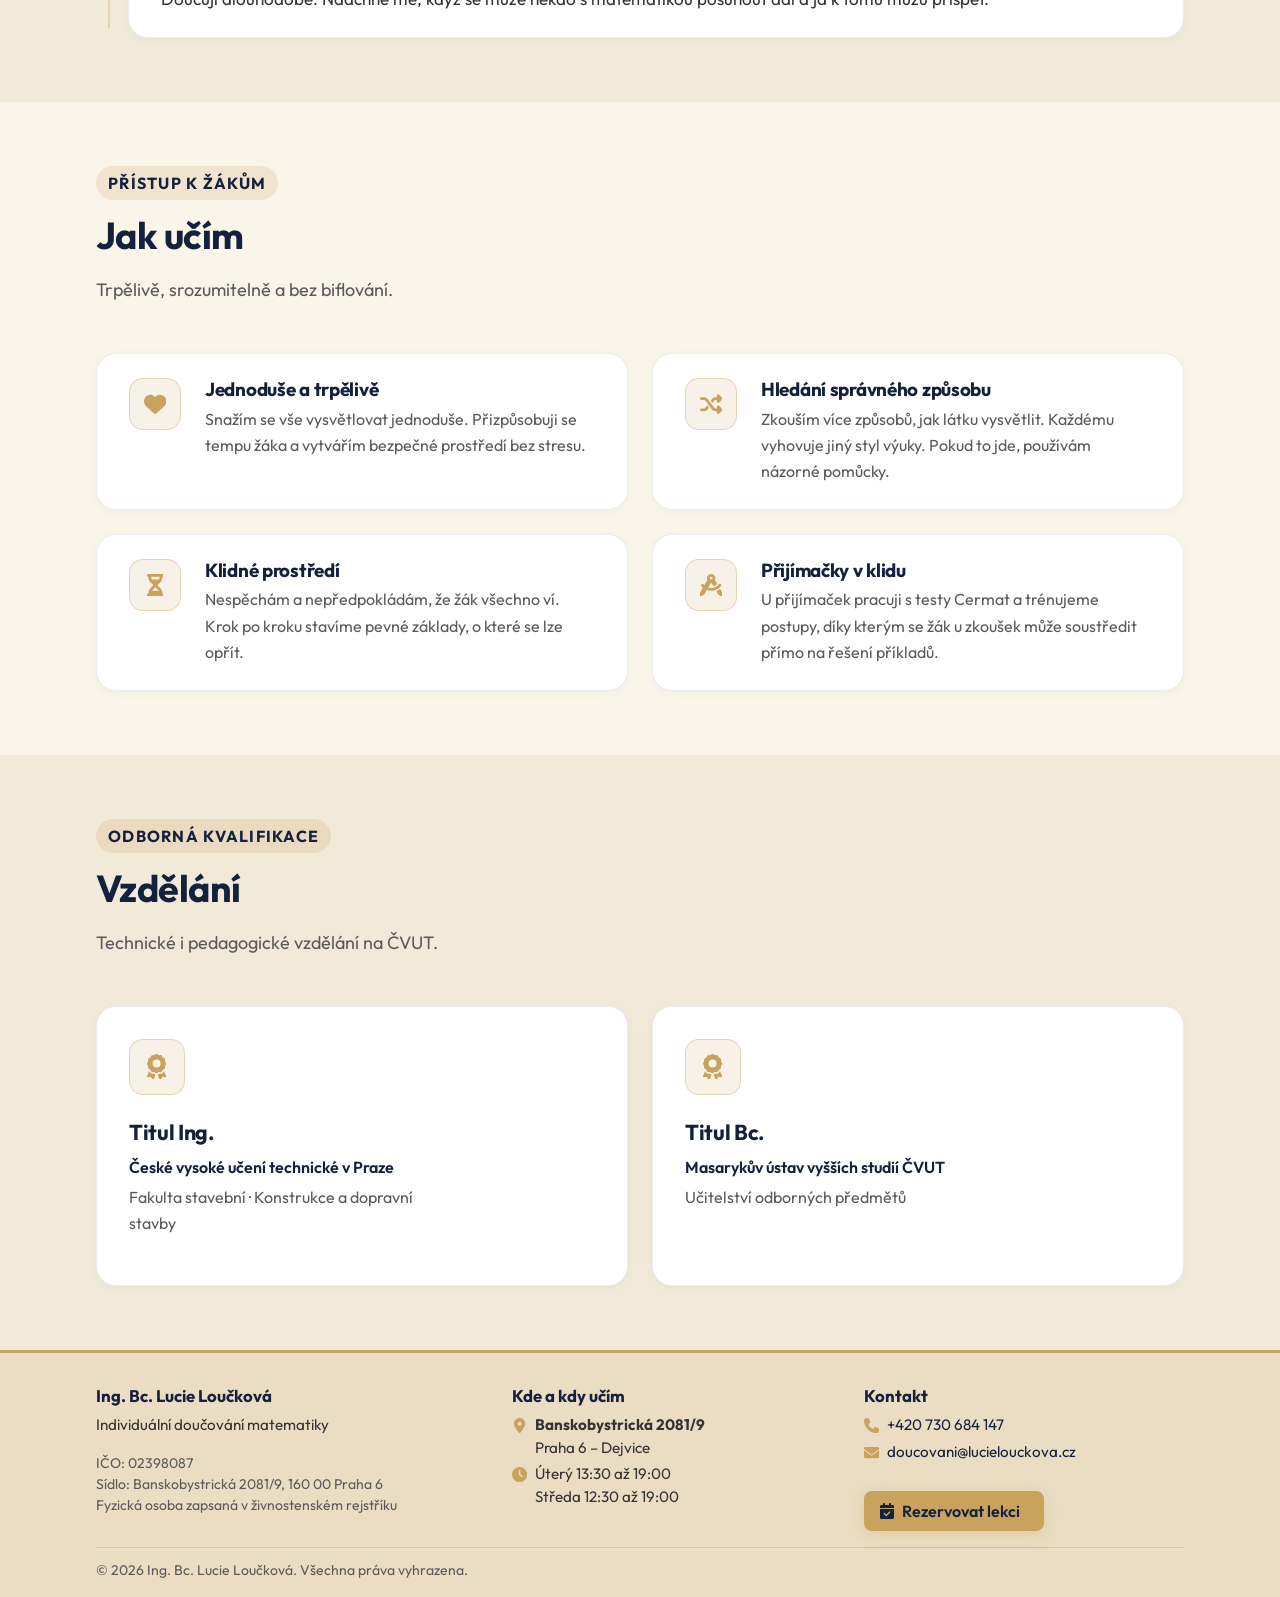
<file: o-mne.html>
<!DOCTYPE html>
<html lang="cs">

<head>
  <meta charset="UTF-8">
  <meta name="viewport" content="width=device-width, initial-scale=1.0">
  <title>O mně | Lucie Loučková, doučování matematiky Dejvice</title>
  <meta name="description"
    content="Jmenuji se Lucie Loučková. Vystudovala jsem stavební inženýrství na ČVUT a učitelství odborných předmětů. Doučuji matematiku v Dejvicích.">
  <link rel="canonical" href="https://lucielouckova.cz/o-mne">

  <!-- Open Graph / Facebook -->
  <meta property="og:type" content="profile">
  <meta property="og:url" content="https://lucielouckova.cz/o-mne">
  <meta property="og:title" content="O mně | Lucie Loučková, doučování matematiky Dejvice">
  <meta property="og:description"
    content="Jmenuji se Lucie Loučková. Vystudovala jsem stavební inženýrství na ČVUT a učitelství odborných předmětů. Doučuji matematiku v Dejvicích.">
  <meta property="og:locale" content="cs_CZ">
  <meta property="og:site_name" content="Lucie Loučková - Doučování matematiky">
  <meta property="og:image" content="https://lucielouckova.cz/obrazky/hlavni/og-image.jpg">
  <meta property="og:image:width" content="1200">
  <meta property="og:image:height" content="630">
  <meta property="og:image:alt" content="Doučování matematiky v Dejvicích – Ing. Bc. Lucie Loučková">
  <meta name="twitter:card" content="summary_large_image">

  <!-- Favicon -->
  <link rel="icon" type="image/png" sizes="32x32" href="obrazky/hlavni/favicon-32.png?v=2">
  <link rel="apple-touch-icon" href="obrazky/hlavni/apple-touch-icon.png?v=2">

  <!-- Google Fonts: Outfit -->
  <link rel="preconnect" href="https://fonts.googleapis.com">
  <link rel="preconnect" href="https://fonts.gstatic.com" crossorigin>
  <link href="https://fonts.googleapis.com/css2?family=Outfit:wght@400;500;600;700;800&display=swap" rel="stylesheet">

  <!-- Font Awesome Ikony -->

  <!-- Hlavní stylopis -->
  <link rel="stylesheet" href="style.css?v=5">

  <!-- Strukturovaná data Schema.org (Person) -->
  <script type="application/ld+json">
  {
    "@context": "https://schema.org",
    "@type": "Person",
    "name": "Ing. Bc. Lucie Loučková",
    "jobTitle": "Lektorka matematiky",
    "alumniOf": [
      {
        "@type": "CollegeOrUniversity",
        "name": "České vysoké učení technické v Praze (Fakulta stavební)"
      },
      {
        "@type": "CollegeOrUniversity",
        "name": "Masarykův ústav vyšších studií ČVUT"
      }
    ],
    "address": {
      "@type": "PostalAddress",
      "streetAddress": "Banskobystrická 2081/9",
      "addressLocality": "Praha 6 - Dejvice",
      "postalCode": "160 00",
      "addressCountry": "CZ"
    },
    "telephone": "+420730684147",
    "email": "doucovani@lucielouckova.cz"
  }
  </script>
</head>

<body>

  <a class="skip-link" href="#hlavni-obsah">Přeskočit na obsah</a>

  <!-- ==========================================
       HLAVIČKA WEBU & NAVIGACE
       ========================================== -->
  <header class="site-header">
    <div class="container nav-container">
      <!-- Logo vlevo -->
      <a href="/" class="site-logo" aria-label="Lucie Loučková - Domovská stránka">
        <img src="obrazky/hlavni/logo-web.png?v=2" class="logo-img" alt="Matematika k přijímačkám – doučování a kurzy"
          width="636" height="180">
      </a>

      <!-- Hamburger tlačítko pro mobil (vpravo) -->
      <button class="hamburger-btn" type="button" aria-label="Otevřít hlavní menu" aria-expanded="false"
        aria-controls="main-menu">
        <span class="hamburger-line"></span>
        <span class="hamburger-line"></span>
        <span class="hamburger-line"></span>
      </button>

      <!-- Hlavní navigační menu -->
      <nav id="main-menu" class="nav-menu" aria-label="Hlavní navigace">
        <a href="/" class="nav-link">Úvod</a>
        <a href="/prijimacky-z-matematiky" class="nav-link">Přijímačky z&nbsp;matematiky</a>
        <a href="/doucovani-zakladni-skola" class="nav-link">Doučování pro ZŠ</a>
        <a href="/cenik" class="nav-link">Ceník</a>
        <a href="/o-mne" class="nav-link active" aria-current="page">O&nbsp;mně</a>
        <a href="/kontakt" class="nav-link">Kontakt</a>
        <!-- Tlačítko v menu vpravo -->
        <a href="https://lucie-louckova.reservio.com/" target="_blank" rel="noopener"
          class="btn btn-primary btn-sm nav-cta-btn">Rezervovat lekci<span class="sr-only"> (otevře se v&nbsp;novém
            okně)</span></a>
      </nav>

      <!-- Tmavý podkres pro otevřené mobilní menu -->
      <div class="nav-backdrop" aria-hidden="true"></div>
    </div>
  </header>

  <main id="hlavni-obsah">
    <!-- ==========================================
         HERO SEKCE O MNĚ
         ========================================== -->
    <section class="hero-section">
      <div class="container">
        <!-- Drobečková navigace -->

        <div class="hero-grid">
          <!-- Textová část Hero -->
          <div class="hero-content">
            <span class="section-tag">Lektorka matematiky</span>
            <h1>Jmenuji se Lucie Loučková</h1>
            <p class="lead">
              Matematika mě baví od dětství. Ráda ji předávám dál, hlavně dětem, které si na ni zatím netroufají.
            </p>
            <div class="btn-group">
              <a href="/kontakt" class="btn btn-primary">Domluvit úvodní lekci</a>
              <a href="/cenik" class="btn btn-secondary">Ceník lekcí</a>
            </div>
          </div>

          <!-- Rám pro portrétní fotografii -->
          <div class="hero-media">
            <div class="hero-image-frame hero-image-frame--portrait">
              <img src="obrazky/omne/lucie_louckova.jpg" alt="Ing. Bc. Lucie Loučková - portrét lektorky matematiky"
                class="hero-img" width="440" height="506" fetchpriority="high">

              <!-- Plovoucí informační odznak -->
              <div class="hero-badge-float">
                <div class="badge-float-icon" aria-hidden="true">
                  <svg class="icon" viewBox="0 0 640 512" width="640" height="512" aria-hidden="true" focusable="false">
                    <path
                      d="M320 32c-8.1 0-16.1 1.4-23.7 4.1L15.8 137.4C6.3 140.9 0 149.9 0 160s6.3 19.1 15.8 22.6l57.9 20.9C57.3 229.3 48 259.8 48 291.9v28.1c0 28.4-10.8 57.7-22.3 80.8c-6.5 13-13.9 25.8-22.5 37.6C0 442.7-.9 448.3 .9 453.4s6 8.9 11.2 10.2l64 16c4.2 1.1 8.7 .3 12.4-2s6.3-6.1 7.1-10.4c8.6-42.8 4.3-81.2-2.1-108.7C90.3 344.3 86 329.8 80 316.5V291.9c0-30.2 10.2-58.7 27.9-81.5c12.9-15.5 29.6-28 49.2-35.7l157-61.7c8.2-3.2 17.5 .8 20.7 9s-.8 17.5-9 20.7l-157 61.7c-12.4 4.9-23.3 12.4-32.2 21.6l159.6 57.6c7.6 2.7 15.6 4.1 23.7 4.1s16.1-1.4 23.7-4.1L624.2 182.6c9.5-3.4 15.8-12.5 15.8-22.6s-6.3-19.1-15.8-22.6L343.7 36.1C336.1 33.4 328.1 32 320 32zM128 408c0 35.3 86 72 192 72s192-36.7 192-72L496.7 262.6 354.5 314c-11.1 4-22.8 6-34.5 6s-23.5-2-34.5-6L143.3 262.6 128 408z" />
                  </svg>
                </div>
                <div class="badge-float-text">
                  Ing. &amp; Bc., ČVUT v&nbsp;Praze<br>
                  <span class="badge-float-sub">Konstrukce a&nbsp;dopravní stavby &amp; Učitelství</span>
                </div>
              </div>
            </div>
          </div>
        </div>
      </div>
    </section>

    <!-- ==========================================
         SEKCE 1: JAK SE MI MATEMATIKA DOSTALA DO ŽIVOTA (ČASOVÁ OSA)
         ========================================== -->
    <section class="section-alt">
      <div class="container">
        <div class="section-header">
          <span class="section-tag">Můj příběh</span>
          <h2>Jak se mi matematika dostala do života</h2>
          <p>Od oblíbeného předmětu k&nbsp;učitelství.</p>
        </div>

        <div class="timeline">
          <!-- Bod 1: Nejoblíbenější předmět a první doučování -->
          <div class="timeline-item">
            <div class="timeline-dot" aria-hidden="true"></div>
            <div class="timeline-tag">Gymnázium</div>
            <h3>Můj nejoblíbenější předmět</h3>
            <p>
              Matematika mě vždycky bavila a&nbsp;byla mým nejoblíbenějším předmětem. Proto jsem už na gymnáziu
              a&nbsp;poté i&nbsp;na vysoké škole doučovala matematiku i&nbsp;fyziku.
            </p>
          </div>

          <!-- Bod 2: Dětský oddíl -->
          <div class="timeline-item">
            <div class="timeline-dot" aria-hidden="true"></div>
            <div class="timeline-tag">Práce s&nbsp;dětmi</div>
            <h3>Členka a&nbsp;vedoucí dětského oddílu</h3>
            <p>
              Další zkušenosti s&nbsp;prací s&nbsp;dětmi jsem získala v&nbsp;dětském oddíle, jehož jsem byla členkou
              a&nbsp;později i&nbsp;vedoucí.
            </p>
          </div>

          <!-- Bod 3: Studium ČVUT -->
          <div class="timeline-item">
            <div class="timeline-dot" aria-hidden="true"></div>
            <div class="timeline-tag">Vzdělání na ČVUT</div>
            <h3>Stavební inženýrství &amp; Učitelství odborných předmětů</h3>
            <p>
              Studovala jsem na Fakultě stavební ČVUT obor Konstrukce a&nbsp;dopravní stavby a&nbsp;získala titul Ing.
              Pak jsem vystudovala učitelství odborných předmětů na Masarykově ústavu vyšších studií ČVUT a&nbsp;získala
              titul Bc.
            </p>
          </div>

          <!-- Bod 4: Doučování -->
          <div class="timeline-item">
            <div class="timeline-dot" aria-hidden="true"></div>
            <div class="timeline-tag">Dlouhodobá praxe</div>
            <h3>Radost z&nbsp;pochopení</h3>
            <p>
              Doučuji dlouhodobě. Nadchne mě, když se může někdo s&nbsp;matematikou posunout dál a&nbsp;já k&nbsp;tomu
              můžu přispět.
            </p>
          </div>
        </div>
      </div>
    </section>

    <!-- ==========================================
         SEKCE 2: JAK UČÍM (4 PILÍŘE DLE ZADÁNÍ)
         ========================================== -->
    <section>
      <div class="container">
        <div class="section-header">
          <span class="section-tag">Přístup k žákům</span>
          <h2>Jak učím</h2>
          <p>Trpělivě, srozumitelně a&nbsp;bez biflování.</p>
        </div>

        <div class="grid-2x2">
          <!-- Pilíř 1 -->
          <div class="benefit-item">
            <div class="benefit-icon" aria-hidden="true">
              <svg class="icon" viewBox="0 0 512 512" width="512" height="512" aria-hidden="true" focusable="false">
                <path
                  d="M47.6 300.4L228.3 469.1c7.5 7 17.4 10.9 27.7 10.9s20.2-3.9 27.7-10.9L464.4 300.4c30.4-28.3 47.6-68 47.6-109.5v-5.8c0-69.9-50.5-129.5-119.4-141C347 36.5 300.6 51.4 268 84L256 96 244 84c-32.6-32.6-79-47.5-124.6-39.9C50.5 55.6 0 115.2 0 185.1v5.8c0 41.5 17.2 81.2 47.6 109.5z" />
              </svg>
            </div>
            <div class="benefit-content">
              <h3>Jednoduše a&nbsp;trpělivě</h3>
              <p>Snažím se vše vysvětlovat jednoduše. Přizpůsobuji se tempu žáka a&nbsp;vytvářím bezpečné prostředí bez
                stresu.</p>
            </div>
          </div>

          <!-- Pilíř 2 -->
          <div class="benefit-item">
            <div class="benefit-icon" aria-hidden="true">
              <svg class="icon" viewBox="0 0 512 512" width="512" height="512" aria-hidden="true" focusable="false">
                <path
                  d="M403.8 34.4c12-5 25.7-2.2 34.9 6.9l64 64c6 6 9.4 14.1 9.4 22.6s-3.4 16.6-9.4 22.6l-64 64c-9.2 9.2-22.9 11.9-34.9 6.9s-19.8-16.6-19.8-29.6V160H352c-10.1 0-19.6 4.7-25.6 12.8L284 229.3 244 176l31.2-41.6C293.3 110.2 321.8 96 352 96h32V64c0-12.9 7.8-24.6 19.8-29.6zM164 282.7L204 336l-31.2 41.6C154.7 401.8 126.2 416 96 416H32c-17.7 0-32-14.3-32-32s14.3-32 32-32H96c10.1 0 19.6-4.7 25.6-12.8L164 282.7zm274.6 188c-9.2 9.2-22.9 11.9-34.9 6.9s-19.8-16.6-19.8-29.6V416H352c-30.2 0-58.7-14.2-76.8-38.4L121.6 172.8c-6-8.1-15.5-12.8-25.6-12.8H32c-17.7 0-32-14.3-32-32s14.3-32 32-32H96c30.2 0 58.7 14.2 76.8 38.4L326.4 339.2c6 8.1 15.5 12.8 25.6 12.8h32V320c0-12.9 7.8-24.6 19.8-29.6s25.7-2.2 34.9 6.9l64 64c6 6 9.4 14.1 9.4 22.6s-3.4 16.6-9.4 22.6l-64 64z" />
              </svg>
            </div>
            <div class="benefit-content">
              <h3>Hledání správného způsobu</h3>
              <p>Zkouším více způsobů, jak látku vysvětlit. Každému vyhovuje jiný styl výuky. Pokud to jde, používám
                názorné pomůcky.</p>
            </div>
          </div>

          <!-- Pilíř 3 -->
          <div class="benefit-item">
            <div class="benefit-icon" aria-hidden="true">
              <svg class="icon" viewBox="0 0 384 512" width="384" height="512" aria-hidden="true" focusable="false">
                <path
                  d="M32 0C14.3 0 0 14.3 0 32S14.3 64 32 64V75c0 42.4 16.9 83.1 46.9 113.1L146.7 256 78.9 323.9C48.9 353.9 32 394.6 32 437v11c-17.7 0-32 14.3-32 32s14.3 32 32 32H64 320h32c17.7 0 32-14.3 32-32s-14.3-32-32-32V437c0-42.4-16.9-83.1-46.9-113.1L237.3 256l67.9-67.9c30-30 46.9-70.7 46.9-113.1V64c17.7 0 32-14.3 32-32s-14.3-32-32-32H320 64 32zM96 75V64H288V75c0 19-5.6 37.4-16 53H112c-10.3-15.6-16-34-16-53zm16 309c3.5-5.3 7.6-10.3 12.1-14.9L192 301.3l67.9 67.9c4.6 4.6 8.6 9.6 12.1 14.9H112z" />
              </svg>
            </div>
            <div class="benefit-content">
              <h3>Klidné prostředí </h3>
              <p>Nespěchám a&nbsp;nepředpokládám, že žák všechno ví. Krok po kroku stavíme pevné základy, o&nbsp;které
                se lze opřít.</p>
            </div>
          </div>

          <!-- Pilíř 4 -->
          <div class="benefit-item">
            <div class="benefit-icon" aria-hidden="true">
              <svg class="icon" viewBox="0 0 512 512" width="512" height="512" aria-hidden="true" focusable="false">
                <path
                  d="M352 96c0 14.3-3.1 27.9-8.8 40.2L396 227.4c-23.7 25.3-54.2 44.1-88.5 53.6L256 192h0 0l-68 117.5c21.5 6.8 44.3 10.5 68.1 10.5c70.7 0 133.8-32.7 174.9-84c11.1-13.8 31.2-16 45-5s16 31.2 5 45C428.1 341.8 347 384 256 384c-35.4 0-69.4-6.4-100.7-18.1L98.7 463.7C94 471.8 87 478.4 78.6 482.6L23.2 510.3c-5 2.5-10.9 2.2-15.6-.7S0 501.5 0 496V440.6c0-8.4 2.2-16.7 6.5-24.1l60-103.7C53.7 301.6 41.8 289.3 31.2 276c-11.1-13.8-8.8-33.9 5-45s33.9-8.8 45 5c5.7 7.1 11.8 13.8 18.2 20.1l69.4-119.9c-5.6-12.2-8.8-25.8-8.8-40.2c0-53 43-96 96-96s96 43 96 96zm21 297.9c32.6-12.8 62.5-30.8 88.9-52.9l43.7 75.5c4.2 7.3 6.5 15.6 6.5 24.1V496c0 5.5-2.9 10.7-7.6 13.6s-10.6 3.2-15.6 .7l-55.4-27.7c-8.4-4.2-15.4-10.8-20.1-18.9L373 393.9zM256 128a32 32 0 1 0 0-64 32 32 0 1 0 0 64z" />
              </svg>
            </div>
            <div class="benefit-content">
              <h3>Přijímačky v klidu</h3>
              <p>U&nbsp;přijímaček pracuji s&nbsp;testy Cermat a&nbsp;trénujeme postupy, díky kterým se žák u zkoušek
                může soustředit přímo na řešení příkladů.</p>
            </div>
          </div>
        </div>
      </div>
    </section>

    <!-- ==========================================
         SEKCE 3: VZDĚLÁNÍ (ČVUT)
         ========================================== -->
    <section class="section-alt">
      <div class="container">
        <div class="section-header">
          <span class="section-tag">Odborná kvalifikace</span>
          <h2>Vzdělání</h2>
          <p>Technické i&nbsp;pedagogické vzdělání na ČVUT.</p>
        </div>

        <div class="grid-2x2">
          <!-- Diplom Ing. -->
          <div class="diploma-card">
            <div class="diploma-icon" aria-hidden="true">
              <svg class="icon" viewBox="0 0 384 512" width="384" height="512" aria-hidden="true" focusable="false">
                <path
                  d="M173.8 5.5c11-7.3 25.4-7.3 36.4 0L228 17.2c6 3.9 13 5.8 20.1 5.4l21.3-1.3c13.2-.8 25.6 6.4 31.5 18.2l9.6 19.1c3.2 6.4 8.4 11.5 14.7 14.7L344.5 83c11.8 5.9 19 18.3 18.2 31.5l-1.3 21.3c-.4 7.1 1.5 14.2 5.4 20.1l11.8 17.8c7.3 11 7.3 25.4 0 36.4L366.8 228c-3.9 6-5.8 13-5.4 20.1l1.3 21.3c.8 13.2-6.4 25.6-18.2 31.5l-19.1 9.6c-6.4 3.2-11.5 8.4-14.7 14.7L301 344.5c-5.9 11.8-18.3 19-31.5 18.2l-21.3-1.3c-7.1-.4-14.2 1.5-20.1 5.4l-17.8 11.8c-11 7.3-25.4 7.3-36.4 0L156 366.8c-6-3.9-13-5.8-20.1-5.4l-21.3 1.3c-13.2 .8-25.6-6.4-31.5-18.2l-9.6-19.1c-3.2-6.4-8.4-11.5-14.7-14.7L39.5 301c-11.8-5.9-19-18.3-18.2-31.5l1.3-21.3c.4-7.1-1.5-14.2-5.4-20.1L5.5 210.2c-7.3-11-7.3-25.4 0-36.4L17.2 156c3.9-6 5.8-13 5.4-20.1l-1.3-21.3c-.8-13.2 6.4-25.6 18.2-31.5l19.1-9.6C65 70.2 70.2 65 73.4 58.6L83 39.5c5.9-11.8 18.3-19 31.5-18.2l21.3 1.3c7.1 .4 14.2-1.5 20.1-5.4L173.8 5.5zM272 192a80 80 0 1 0 -160 0 80 80 0 1 0 160 0zM1.3 441.8L44.4 339.3c.2 .1 .3 .2 .4 .4l9.6 19.1c11.7 23.2 36 37.3 62 35.8l21.3-1.3c.2 0 .5 0 .7 .2l17.8 11.8c5.1 3.3 10.5 5.9 16.1 7.7l-37.6 89.3c-2.3 5.5-7.4 9.2-13.3 9.7s-11.6-2.2-14.8-7.2L74.4 455.5l-56.1 8.3c-5.7 .8-11.4-1.5-15-6s-4.3-10.7-2.1-16zm248 60.4L211.7 413c5.6-1.8 11-4.3 16.1-7.7l17.8-11.8c.2-.1 .4-.2 .7-.2l21.3 1.3c26 1.5 50.3-12.6 62-35.8l9.6-19.1c.1-.2 .2-.3 .4-.4l43.2 102.5c2.2 5.3 1.4 11.4-2.1 16s-9.3 6.9-15 6l-56.1-8.3-32.2 49.2c-3.2 5-8.9 7.7-14.8 7.2s-11-4.3-13.3-9.7z" />
              </svg>
            </div>
            <h3>Titul Ing.</h3>
            <p class="diploma-school">České vysoké učení technické v&nbsp;Praze</p>
            <p class="diploma-field">Fakulta stavební · Konstrukce a&nbsp;dopravní stavby</p>
          </div>

          <!-- Diplom Bc. -->
          <div class="diploma-card">
            <div class="diploma-icon" aria-hidden="true">
              <svg class="icon" viewBox="0 0 384 512" width="384" height="512" aria-hidden="true" focusable="false">
                <path
                  d="M173.8 5.5c11-7.3 25.4-7.3 36.4 0L228 17.2c6 3.9 13 5.8 20.1 5.4l21.3-1.3c13.2-.8 25.6 6.4 31.5 18.2l9.6 19.1c3.2 6.4 8.4 11.5 14.7 14.7L344.5 83c11.8 5.9 19 18.3 18.2 31.5l-1.3 21.3c-.4 7.1 1.5 14.2 5.4 20.1l11.8 17.8c7.3 11 7.3 25.4 0 36.4L366.8 228c-3.9 6-5.8 13-5.4 20.1l1.3 21.3c.8 13.2-6.4 25.6-18.2 31.5l-19.1 9.6c-6.4 3.2-11.5 8.4-14.7 14.7L301 344.5c-5.9 11.8-18.3 19-31.5 18.2l-21.3-1.3c-7.1-.4-14.2 1.5-20.1 5.4l-17.8 11.8c-11 7.3-25.4 7.3-36.4 0L156 366.8c-6-3.9-13-5.8-20.1-5.4l-21.3 1.3c-13.2 .8-25.6-6.4-31.5-18.2l-9.6-19.1c-3.2-6.4-8.4-11.5-14.7-14.7L39.5 301c-11.8-5.9-19-18.3-18.2-31.5l1.3-21.3c.4-7.1-1.5-14.2-5.4-20.1L5.5 210.2c-7.3-11-7.3-25.4 0-36.4L17.2 156c3.9-6 5.8-13 5.4-20.1l-1.3-21.3c-.8-13.2 6.4-25.6 18.2-31.5l19.1-9.6C65 70.2 70.2 65 73.4 58.6L83 39.5c5.9-11.8 18.3-19 31.5-18.2l21.3 1.3c7.1 .4 14.2-1.5 20.1-5.4L173.8 5.5zM272 192a80 80 0 1 0 -160 0 80 80 0 1 0 160 0zM1.3 441.8L44.4 339.3c.2 .1 .3 .2 .4 .4l9.6 19.1c11.7 23.2 36 37.3 62 35.8l21.3-1.3c.2 0 .5 0 .7 .2l17.8 11.8c5.1 3.3 10.5 5.9 16.1 7.7l-37.6 89.3c-2.3 5.5-7.4 9.2-13.3 9.7s-11.6-2.2-14.8-7.2L74.4 455.5l-56.1 8.3c-5.7 .8-11.4-1.5-15-6s-4.3-10.7-2.1-16zm248 60.4L211.7 413c5.6-1.8 11-4.3 16.1-7.7l17.8-11.8c.2-.1 .4-.2 .7-.2l21.3 1.3c26 1.5 50.3-12.6 62-35.8l9.6-19.1c.1-.2 .2-.3 .4-.4l43.2 102.5c2.2 5.3 1.4 11.4-2.1 16s-9.3 6.9-15 6l-56.1-8.3-32.2 49.2c-3.2 5-8.9 7.7-14.8 7.2s-11-4.3-13.3-9.7z" />
              </svg>
            </div>
            <h3>Titul Bc.</h3>
            <p class="diploma-school">Masarykův ústav vyšších studií ČVUT</p>
            <p class="diploma-field">Učitelství odborných předmětů</p>
          </div>
        </div>
      </div>
    </section>
  </main>

  <!-- ==========================================
       PATIČKA WEBU (Světle krémová, ne tmavá)
       ========================================== -->
  <footer class="site-footer">
    <div class="container">
      <div class="footer-grid">
        <!-- Sloupec 1: O lektorce -->
        <div class="footer-col">
          <h2 class="footer-title">Ing. Bc. Lucie Loučková</h2>
          <p>Individuální doučování matematiky</p>
          <p class="footer-legal">IČO:&nbsp;02398087<br>Sídlo: Banskobystrická 2081/9, 160&nbsp;00
            Praha&nbsp;6<br>Fyzická osoba zapsaná v&nbsp;živnostenském rejstříku</p>
        </div>

        <!-- Sloupec 2: Místo a doba lekcí -->
        <div class="footer-col">
          <h2 class="footer-title">Kde a kdy učím</h2>
          <div class="footer-contact-item">
            <svg class="icon" viewBox="0 0 384 512" width="384" height="512" aria-hidden="true" focusable="false">
              <path
                d="M215.7 499.2C267 435 384 279.4 384 192C384 86 298 0 192 0S0 86 0 192c0 87.4 117 243 168.3 307.2c12.3 15.3 35.1 15.3 47.4 0zM192 128a64 64 0 1 1 0 128 64 64 0 1 1 0-128z" />
            </svg>
            <div>
              <strong>Banskobystrická 2081/9</strong><br>
              Praha&nbsp;6 – Dejvice
            </div>
          </div>
          <div class="footer-contact-item">
            <svg class="icon" viewBox="0 0 512 512" width="512" height="512" aria-hidden="true" focusable="false">
              <path
                d="M256 0a256 256 0 1 1 0 512A256 256 0 1 1 256 0zM232 120V256c0 8 4 15.5 10.7 20l96 64c11 7.4 25.9 4.4 33.3-6.7s4.4-25.9-6.7-33.3L280 243.2V120c0-13.3-10.7-24-24-24s-24 10.7-24 24z" />
            </svg>
            <div>
              Úterý 13:30 až 19:00<br>
              Středa 12:30 až 19:00
            </div>
          </div>
        </div>

        <!-- Sloupec 3: Kontakt -->
        <div class="footer-col">
          <h2 class="footer-title">Kontakt</h2>
          <div class="footer-contact-item">
            <svg class="icon" viewBox="0 0 512 512" width="512" height="512" aria-hidden="true" focusable="false">
              <path
                d="M164.9 24.6c-7.7-18.6-28-28.5-47.4-23.2l-88 24C12.1 30.2 0 46 0 64C0 311.4 200.6 512 448 512c18 0 33.8-12.1 38.6-29.5l24-88c5.3-19.4-4.6-39.7-23.2-47.4l-96-40c-16.3-6.8-35.2-2.1-46.3 11.6L304.7 368C234.3 334.7 177.3 277.7 144 207.3L193.3 167c13.7-11.2 18.4-30 11.6-46.3l-40-96z" />
            </svg>
            <div>
              <a href="tel:+420730684147">+420&nbsp;730&nbsp;684&nbsp;147</a>
            </div>
          </div>
          <div class="footer-contact-item">
            <svg class="icon" viewBox="0 0 512 512" width="512" height="512" aria-hidden="true" focusable="false">
              <path
                d="M48 64C21.5 64 0 85.5 0 112c0 15.1 7.1 29.3 19.2 38.4L236.8 313.6c11.4 8.5 27 8.5 38.4 0L492.8 150.4c12.1-9.1 19.2-23.3 19.2-38.4c0-26.5-21.5-48-48-48H48zM0 176V384c0 35.3 28.7 64 64 64H448c35.3 0 64-28.7 64-64V176L294.4 339.2c-22.8 17.1-54 17.1-76.8 0L0 176z" />
            </svg>
            <div>
              <a href="mailto:doucovani@lucielouckova.cz">doucovani@lucielouckova.cz</a>
            </div>
          </div>
          <a href="https://lucie-louckova.reservio.com/" target="_blank" rel="noopener"
            class="btn btn-primary btn-sm footer-cta">
            <svg class="icon" viewBox="0 0 448 512" width="448" height="512" aria-hidden="true" focusable="false">
              <path
                d="M128 0c17.7 0 32 14.3 32 32V64H288V32c0-17.7 14.3-32 32-32s32 14.3 32 32V64h48c26.5 0 48 21.5 48 48v48H0V112C0 85.5 21.5 64 48 64H96V32c0-17.7 14.3-32 32-32zM0 192H448V464c0 26.5-21.5 48-48 48H48c-26.5 0-48-21.5-48-48V192zM329 305c9.4-9.4 9.4-24.6 0-33.9s-24.6-9.4-33.9 0l-95 95-47-47c-9.4-9.4-24.6-9.4-33.9 0s-9.4 24.6 0 33.9l64 64c9.4 9.4 24.6 9.4 33.9 0L329 305z" />
            </svg> Rezervovat lekci<span class="sr-only"> (otevře se v&nbsp;novém okně)</span>
          </a>
        </div>
      </div>

      <!-- Spodní řádek patičky: copyright a povinné údaje -->
      <div class="footer-bottom">
        <div>&copy; 2026 Ing. Bc. Lucie Loučková. Všechna práva vyhrazena.</div>
      </div>
    </div>
  </footer>



  <!-- Základní JavaScript -->
  <script src="app.js?v=5"></script>
</body>

</html>
</file>
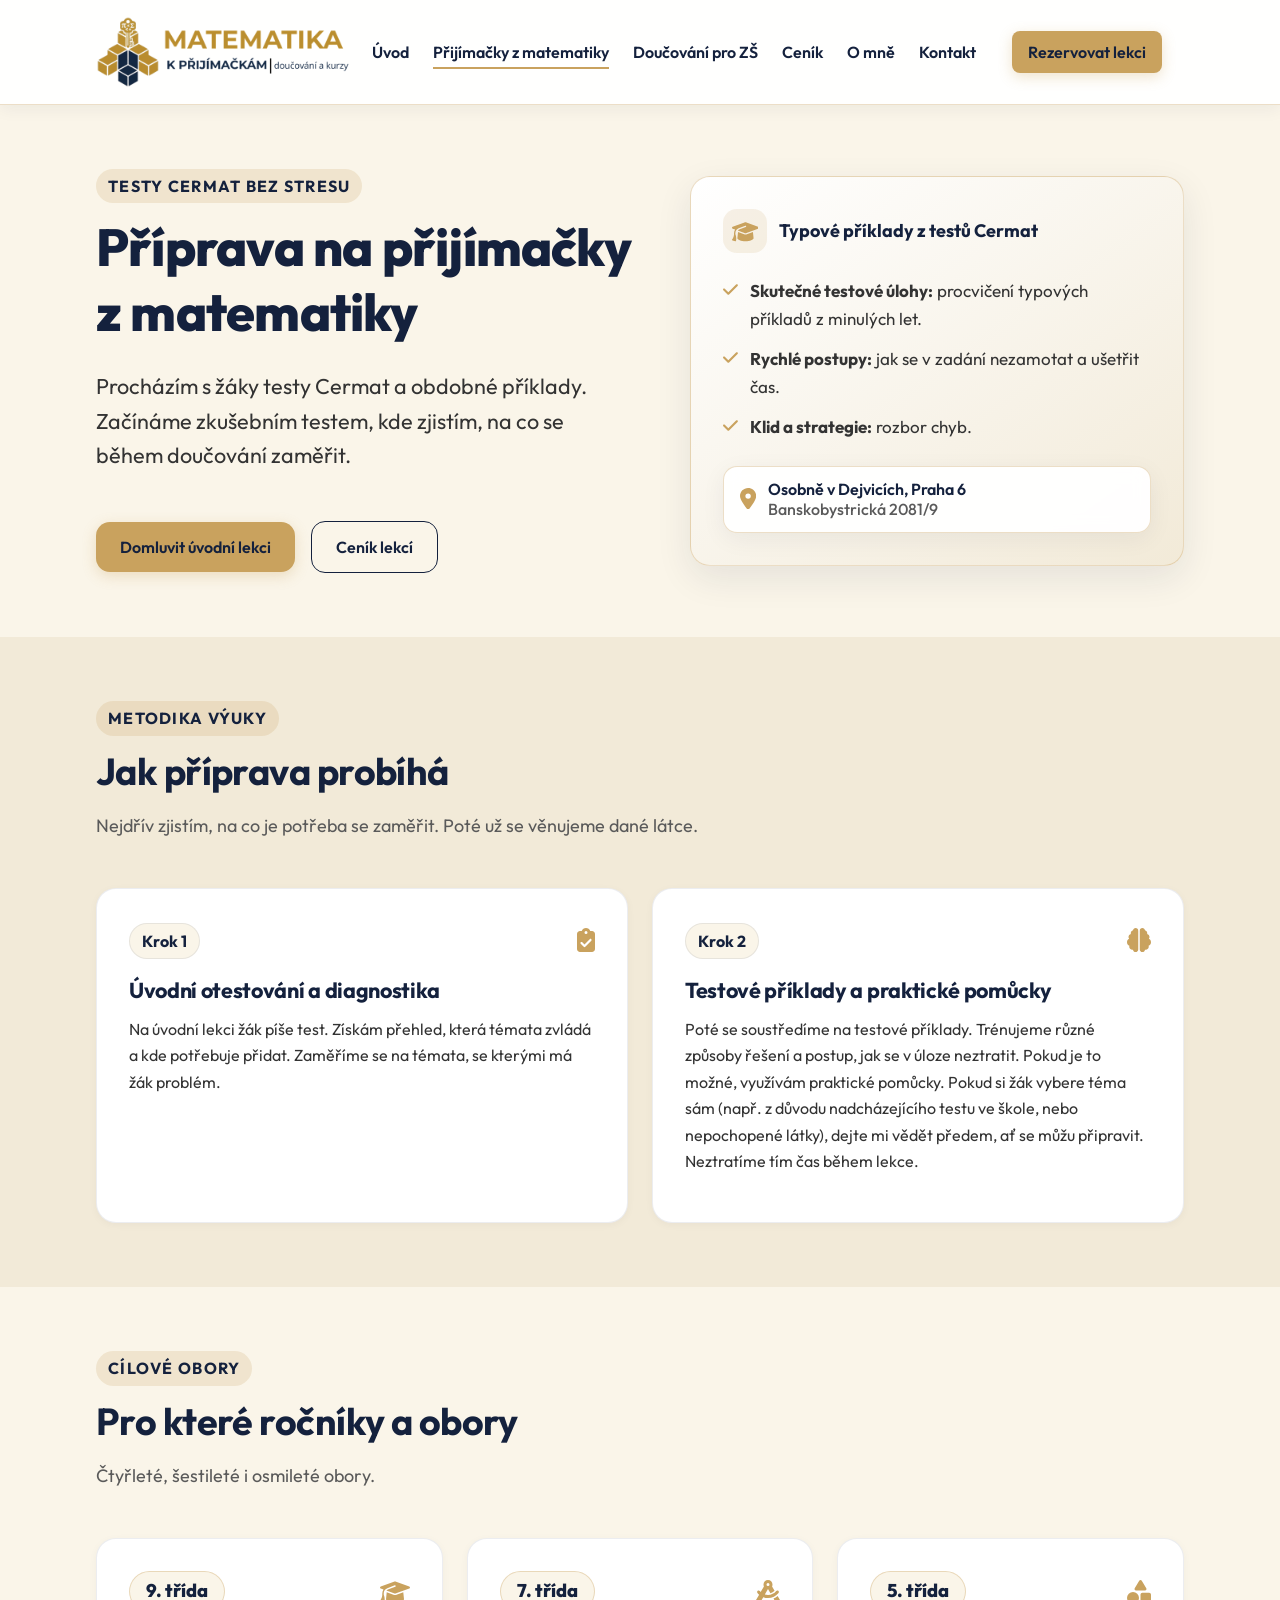
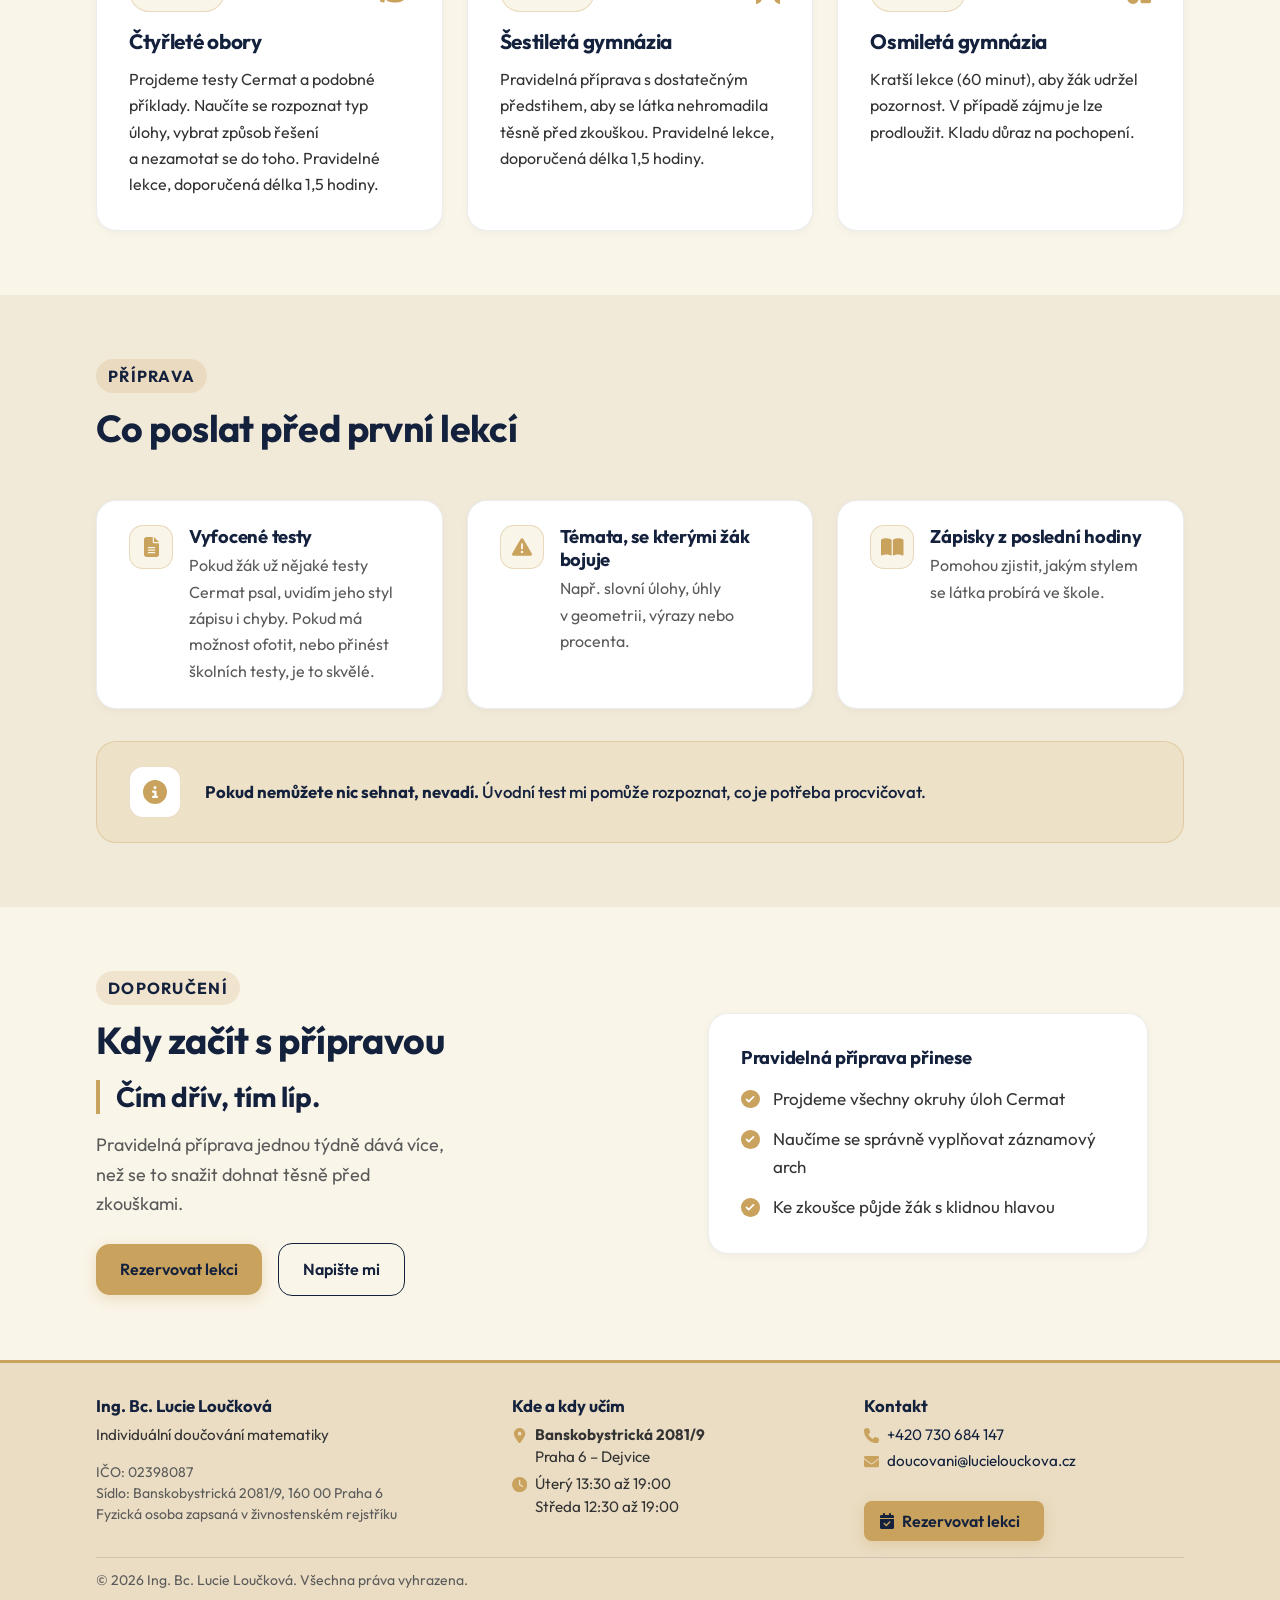
<file: prijimacky-z-matematiky.html>
<!DOCTYPE html>
<html lang="cs">

<head>
  <meta charset="UTF-8">
  <meta name="viewport" content="width=device-width, initial-scale=1.0">
  <title>Příprava na přijímačky z matematiky Cermat | Dejvice, Praha 6</title>
  <meta name="description"
    content="Příprava na přijímačky z matematiky podle testů Cermat. Čtyřleté, šestileté i osmileté gymnázium. Individuální lekce v Dejvicích, Praha 6.">
  <link rel="canonical" href="https://lucielouckova.cz/prijimacky-z-matematiky">

  <!-- Open Graph / Facebook -->
  <meta property="og:type" content="website">
  <meta property="og:url" content="https://lucielouckova.cz/prijimacky-z-matematiky">
  <meta property="og:title" content="Příprava na přijímačky z matematiky Cermat | Dejvice, Praha 6">
  <meta property="og:description"
    content="Příprava na přijímačky z matematiky podle testů Cermat. Čtyřleté, šestileté i osmileté gymnázium. Individuální lekce v Dejvicích, Praha 6.">
  <meta property="og:locale" content="cs_CZ">
  <meta property="og:site_name" content="Lucie Loučková - Doučování matematiky">
  <meta property="og:image" content="https://lucielouckova.cz/obrazky/hlavni/og-image.jpg">
  <meta property="og:image:width" content="1200">
  <meta property="og:image:height" content="630">
  <meta property="og:image:alt" content="Doučování matematiky v Dejvicích – Ing. Bc. Lucie Loučková">
  <meta name="twitter:card" content="summary_large_image">

  <!-- Favicon -->
  <link rel="icon" type="image/png" sizes="32x32" href="obrazky/hlavni/favicon-32.png?v=2">
  <link rel="apple-touch-icon" href="obrazky/hlavni/apple-touch-icon.png?v=2">

  <!-- Google Fonts: Outfit -->
  <link rel="preconnect" href="https://fonts.googleapis.com">
  <link rel="preconnect" href="https://fonts.gstatic.com" crossorigin>
  <link href="https://fonts.googleapis.com/css2?family=Outfit:wght@400;500;600;700;800&display=swap" rel="stylesheet">

  <!-- Font Awesome Ikony -->

  <!-- Hlavní stylopis -->
  <link rel="stylesheet" href="style.css?v=5">

  <!-- Strukturovaná data Schema.org (Course / LocalBusiness) -->
  <script type="application/ld+json">
  {
    "@context": "https://schema.org",
    "@type": "Course",
    "name": "Příprava na přijímačky z matematiky podle testů Cermat",
    "description": "Individuální příprava na jednotné přijímací zkoušky z matematiky pro žáky 5., 7. a 9. tříd v Dejvicích.",
    "provider": {
      "@type": "LocalBusiness",
      "name": "Ing. Bc. Lucie Loučková - Doučování matematiky",
      "address": {
        "@type": "PostalAddress",
        "streetAddress": "Banskobystrická 2081/9",
        "addressLocality": "Praha 6 - Dejvice",
        "postalCode": "160 00",
        "addressCountry": "CZ"
      },
      "telephone": "+420730684147"
    }
  }
  </script>
</head>

<body>

  <a class="skip-link" href="#hlavni-obsah">Přeskočit na obsah</a>

  <!-- ==========================================
       HLAVIČKA WEBU & NAVIGACE
       ========================================== -->
  <header class="site-header">
    <div class="container nav-container">
      <!-- Logo vlevo -->
      <a href="/" class="site-logo" aria-label="Lucie Loučková - Domovská stránka">
        <img src="obrazky/hlavni/logo-web.png?v=2" class="logo-img" alt="Matematika k přijímačkám – doučování a kurzy"
          width="636" height="180">
      </a>

      <!-- Hamburger tlačítko pro mobil (vpravo) -->
      <button class="hamburger-btn" type="button" aria-label="Otevřít hlavní menu" aria-expanded="false"
        aria-controls="main-menu">
        <span class="hamburger-line"></span>
        <span class="hamburger-line"></span>
        <span class="hamburger-line"></span>
      </button>

      <!-- Hlavní navigační menu -->
      <nav id="main-menu" class="nav-menu" aria-label="Hlavní navigace">
        <a href="/" class="nav-link">Úvod</a>
        <a href="/prijimacky-z-matematiky" class="nav-link active" aria-current="page">Přijímačky z&nbsp;matematiky</a>
        <a href="/doucovani-zakladni-skola" class="nav-link">Doučování pro ZŠ</a>
        <a href="/cenik" class="nav-link">Ceník</a>
        <a href="/o-mne" class="nav-link">O&nbsp;mně</a>
        <a href="/kontakt" class="nav-link">Kontakt</a>
        <!-- Tlačítko v menu vpravo -->
        <a href="https://lucie-louckova.reservio.com/" target="_blank" rel="noopener"
          class="btn btn-primary btn-sm nav-cta-btn">Rezervovat lekci<span class="sr-only"> (otevře se v&nbsp;novém
            okně)</span></a>
      </nav>

      <!-- Tmavý podkres pro otevřené mobilní menu -->
      <div class="nav-backdrop" aria-hidden="true"></div>
    </div>
  </header>

  <main id="hlavni-obsah">
    <!-- ==========================================
         HERO SEKCE PODSTRÁNKY
         ========================================== -->
    <section class="hero-section">
      <div class="container">
        <!-- Drobečková navigace -->

        <div class="hero-grid">
          <!-- Textová část Hero -->
          <div class="hero-content">
            <span class="section-tag">Testy Cermat bez stresu</span>
            <h1>Příprava na přijímačky z&nbsp;matematiky</h1>
            <p class="lead">
              Procházím s&nbsp;žáky testy Cermat a&nbsp;obdobné příklady. Začínáme zkušebním testem, kde zjistím, na co
              se během doučování zaměřit.
            </p>
            <div class="btn-group">
              <a href="/kontakt" class="btn btn-primary">Domluvit úvodní lekci</a>
              <a href="/cenik" class="btn btn-secondary">Ceník lekcí</a>
            </div>
          </div>

          <!-- Rám pro vizuální kartu přijímaček -->
          <div class="hero-media">
            <div class="hero-image-frame hero-image-frame--card">
              <div class="hero-card-head">
                <div class="hero-card-icon" aria-hidden="true">
                  <svg class="icon" viewBox="0 0 640 512" width="640" height="512" aria-hidden="true" focusable="false">
                    <path
                      d="M320 32c-8.1 0-16.1 1.4-23.7 4.1L15.8 137.4C6.3 140.9 0 149.9 0 160s6.3 19.1 15.8 22.6l57.9 20.9C57.3 229.3 48 259.8 48 291.9v28.1c0 28.4-10.8 57.7-22.3 80.8c-6.5 13-13.9 25.8-22.5 37.6C0 442.7-.9 448.3 .9 453.4s6 8.9 11.2 10.2l64 16c4.2 1.1 8.7 .3 12.4-2s6.3-6.1 7.1-10.4c8.6-42.8 4.3-81.2-2.1-108.7C90.3 344.3 86 329.8 80 316.5V291.9c0-30.2 10.2-58.7 27.9-81.5c12.9-15.5 29.6-28 49.2-35.7l157-61.7c8.2-3.2 17.5 .8 20.7 9s-.8 17.5-9 20.7l-157 61.7c-12.4 4.9-23.3 12.4-32.2 21.6l159.6 57.6c7.6 2.7 15.6 4.1 23.7 4.1s16.1-1.4 23.7-4.1L624.2 182.6c9.5-3.4 15.8-12.5 15.8-22.6s-6.3-19.1-15.8-22.6L343.7 36.1C336.1 33.4 328.1 32 320 32zM128 408c0 35.3 86 72 192 72s192-36.7 192-72L496.7 262.6 354.5 314c-11.1 4-22.8 6-34.5 6s-23.5-2-34.5-6L143.3 262.6 128 408z" />
                  </svg>
                </div>
                <p class="hero-card-title">Typové příklady z&nbsp;testů Cermat</p>
              </div>

              <ul class="hero-card-list">
                <li>
                  <svg class="icon" viewBox="0 0 448 512" width="448" height="512" aria-hidden="true" focusable="false">
                    <path
                      d="M438.6 105.4c12.5 12.5 12.5 32.8 0 45.3l-256 256c-12.5 12.5-32.8 12.5-45.3 0l-128-128c-12.5-12.5-12.5-32.8 0-45.3s32.8-12.5 45.3 0L160 338.7 393.4 105.4c12.5-12.5 32.8-12.5 45.3 0z" />
                  </svg>
                  <span><strong>Skutečné testové úlohy:</strong> procvičení typových příkladů z&nbsp;minulých
                    let.</span>
                </li>
                <li>
                  <svg class="icon" viewBox="0 0 448 512" width="448" height="512" aria-hidden="true" focusable="false">
                    <path
                      d="M438.6 105.4c12.5 12.5 12.5 32.8 0 45.3l-256 256c-12.5 12.5-32.8 12.5-45.3 0l-128-128c-12.5-12.5-12.5-32.8 0-45.3s32.8-12.5 45.3 0L160 338.7 393.4 105.4c12.5-12.5 32.8-12.5 45.3 0z" />
                  </svg>
                  <span><strong>Rychlé postupy:</strong> jak se v&nbsp;zadání nezamotat a&nbsp;ušetřit čas.</span>
                </li>
                <li>
                  <svg class="icon" viewBox="0 0 448 512" width="448" height="512" aria-hidden="true" focusable="false">
                    <path
                      d="M438.6 105.4c12.5 12.5 12.5 32.8 0 45.3l-256 256c-12.5 12.5-32.8 12.5-45.3 0l-128-128c-12.5-12.5-12.5-32.8 0-45.3s32.8-12.5 45.3 0L160 338.7 393.4 105.4c12.5-12.5 32.8-12.5 45.3 0z" />
                  </svg>
                  <span><strong>Klid a&nbsp;strategie:</strong> rozbor chyb.</span>
                </li>
              </ul>

              <!-- Plovoucí informační odznak -->
              <div class="hero-badge-float hero-badge-float--static">
                <div class="badge-float-icon" aria-hidden="true">
                  <svg class="icon" viewBox="0 0 384 512" width="384" height="512" aria-hidden="true" focusable="false">
                    <path
                      d="M215.7 499.2C267 435 384 279.4 384 192C384 86 298 0 192 0S0 86 0 192c0 87.4 117 243 168.3 307.2c12.3 15.3 35.1 15.3 47.4 0zM192 128a64 64 0 1 1 0 128 64 64 0 1 1 0-128z" />
                  </svg>
                </div>
                <div class="badge-float-text">
                  Osobně v&nbsp;Dejvicích, Praha&nbsp;6<br>
                  <span class="badge-float-sub">Banskobystrická 2081/9</span>
                </div>
              </div>
            </div>
          </div>
        </div>
      </div>
    </section>

    <!-- ==========================================
         SEKCE 1: JAK PŘÍPRAVA PROBÍHÁ
         ========================================== -->
    <section class="section-alt">
      <div class="container">
        <div class="section-header">
          <span class="section-tag">Metodika výuky</span>
          <h2>Jak příprava probíhá</h2>
          <p>Nejdřív zjistím, na co je potřeba se zaměřit. Poté už se věnujeme dané látce.</p>
        </div>

        <div class="grid-2x2">
          <!-- Karta 1: Úvodní otestování -->
          <article class="card">
            <div class="card-top">
              <span class="card-badge">Krok 1</span>
              <div class="card-icon" aria-hidden="true">
                <svg class="icon" viewBox="0 0 384 512" width="384" height="512" aria-hidden="true" focusable="false">
                  <path
                    d="M192 0c-41.8 0-77.4 26.7-90.5 64H64C28.7 64 0 92.7 0 128V448c0 35.3 28.7 64 64 64H320c35.3 0 64-28.7 64-64V128c0-35.3-28.7-64-64-64H282.5C269.4 26.7 233.8 0 192 0zm0 64a32 32 0 1 1 0 64 32 32 0 1 1 0-64zM305 273L177 401c-9.4 9.4-24.6 9.4-33.9 0L79 337c-9.4-9.4-9.4-24.6 0-33.9s24.6-9.4 33.9 0l47 47L271 239c9.4-9.4 24.6-9.4 33.9 0s9.4 24.6 0 33.9z" />
                </svg>
              </div>
            </div>
            <h3>Úvodní otestování a&nbsp;diagnostika</h3>
            <p>
              Na úvodní lekci žák píše test. Získám přehled, která témata zvládá a&nbsp;kde potřebuje přidat. Zaměříme
              se na témata, se kterými má žák problém.
            </p>
          </article>

          <!-- Karta 2: Trénink a strategie -->
          <article class="card">
            <div class="card-top">
              <span class="card-badge">Krok 2</span>
              <div class="card-icon" aria-hidden="true">
                <svg class="icon" viewBox="0 0 512 512" width="512" height="512" aria-hidden="true" focusable="false">
                  <path
                    d="M184 0c30.9 0 56 25.1 56 56V456c0 30.9-25.1 56-56 56c-28.9 0-52.7-21.9-55.7-50.1c-5.2 1.4-10.7 2.1-16.3 2.1c-35.3 0-64-28.7-64-64c0-7.4 1.3-14.6 3.6-21.2C21.4 367.4 0 338.2 0 304c0-31.9 18.7-59.5 45.8-72.3C37.1 220.8 32 207 32 192c0-30.7 21.6-56.3 50.4-62.6C80.8 123.9 80 118 80 112c0-29.9 20.6-55.1 48.3-62.1C131.3 21.9 155.1 0 184 0zM328 0c28.9 0 52.6 21.9 55.7 49.9c27.8 7 48.3 32.1 48.3 62.1c0 6-.8 11.9-2.4 17.4c28.8 6.2 50.4 31.9 50.4 62.6c0 15-5.1 28.8-13.8 39.7C493.3 244.5 512 272.1 512 304c0 34.2-21.4 63.4-51.6 74.8c2.3 6.6 3.6 13.8 3.6 21.2c0 35.3-28.7 64-64 64c-5.6 0-11.1-.7-16.3-2.1c-3 28.2-26.8 50.1-55.7 50.1c-30.9 0-56-25.1-56-56V56c0-30.9 25.1-56 56-56z" />
                </svg>
              </div>
            </div>
            <h3>Testové příklady a&nbsp;praktické pomůcky</h3>
            <p>
              Poté se soustředíme na testové příklady. Trénujeme různé způsoby řešení a&nbsp;postup, jak se v&nbsp;úloze
              neztratit. Pokud je to možné, využívám praktické pomůcky. Pokud si žák vybere téma sám (např. z důvodu
              nadcházejícího testu ve škole, nebo nepochopené látky), dejte mi vědět předem, ať se můžu
              připravit. Neztratíme tím čas během lekce.
            </p>
          </article>
        </div>
      </div>
    </section>

    <!-- ==========================================
         SEKCE 2: PRO KTERÉ ROČNÍKY A OBORY
         ========================================== -->
    <section>
      <div class="container">
        <div class="section-header">
          <span class="section-tag">Cílové obory</span>
          <h2>Pro které ročníky a&nbsp;obory</h2>
          <p>Čtyřleté, šestileté i&nbsp;osmileté obory.</p>
        </div>

        <div class="grid-3col">
          <!-- 9. třída -->
          <div class="grade-card">
            <div class="grade-card-top">
              <span class="grade-badge">9. třída</span>
              <svg class="icon" viewBox="0 0 640 512" width="640" height="512" aria-hidden="true" focusable="false">
                <path
                  d="M320 32c-8.1 0-16.1 1.4-23.7 4.1L15.8 137.4C6.3 140.9 0 149.9 0 160s6.3 19.1 15.8 22.6l57.9 20.9C57.3 229.3 48 259.8 48 291.9v28.1c0 28.4-10.8 57.7-22.3 80.8c-6.5 13-13.9 25.8-22.5 37.6C0 442.7-.9 448.3 .9 453.4s6 8.9 11.2 10.2l64 16c4.2 1.1 8.7 .3 12.4-2s6.3-6.1 7.1-10.4c8.6-42.8 4.3-81.2-2.1-108.7C90.3 344.3 86 329.8 80 316.5V291.9c0-30.2 10.2-58.7 27.9-81.5c12.9-15.5 29.6-28 49.2-35.7l157-61.7c8.2-3.2 17.5 .8 20.7 9s-.8 17.5-9 20.7l-157 61.7c-12.4 4.9-23.3 12.4-32.2 21.6l159.6 57.6c7.6 2.7 15.6 4.1 23.7 4.1s16.1-1.4 23.7-4.1L624.2 182.6c9.5-3.4 15.8-12.5 15.8-22.6s-6.3-19.1-15.8-22.6L343.7 36.1C336.1 33.4 328.1 32 320 32zM128 408c0 35.3 86 72 192 72s192-36.7 192-72L496.7 262.6 354.5 314c-11.1 4-22.8 6-34.5 6s-23.5-2-34.5-6L143.3 262.6 128 408z" />
              </svg>
            </div>
            <h3>Čtyřleté obory</h3>
            <p>
              Projdeme testy Cermat a&nbsp;podobné příklady. Naučíte se rozpoznat typ úlohy, vybrat způsob řešení
              a&nbsp;nezamotat se do toho. Pravidelné lekce, doporučená délka 1,5&nbsp;hodiny.
            </p>
          </div>

          <!-- 7. třída -->
          <div class="grade-card">
            <div class="grade-card-top">
              <span class="grade-badge">7. třída</span>
              <svg class="icon" viewBox="0 0 512 512" width="512" height="512" aria-hidden="true" focusable="false">
                <path
                  d="M352 96c0 14.3-3.1 27.9-8.8 40.2L396 227.4c-23.7 25.3-54.2 44.1-88.5 53.6L256 192h0 0l-68 117.5c21.5 6.8 44.3 10.5 68.1 10.5c70.7 0 133.8-32.7 174.9-84c11.1-13.8 31.2-16 45-5s16 31.2 5 45C428.1 341.8 347 384 256 384c-35.4 0-69.4-6.4-100.7-18.1L98.7 463.7C94 471.8 87 478.4 78.6 482.6L23.2 510.3c-5 2.5-10.9 2.2-15.6-.7S0 501.5 0 496V440.6c0-8.4 2.2-16.7 6.5-24.1l60-103.7C53.7 301.6 41.8 289.3 31.2 276c-11.1-13.8-8.8-33.9 5-45s33.9-8.8 45 5c5.7 7.1 11.8 13.8 18.2 20.1l69.4-119.9c-5.6-12.2-8.8-25.8-8.8-40.2c0-53 43-96 96-96s96 43 96 96zm21 297.9c32.6-12.8 62.5-30.8 88.9-52.9l43.7 75.5c4.2 7.3 6.5 15.6 6.5 24.1V496c0 5.5-2.9 10.7-7.6 13.6s-10.6 3.2-15.6 .7l-55.4-27.7c-8.4-4.2-15.4-10.8-20.1-18.9L373 393.9zM256 128a32 32 0 1 0 0-64 32 32 0 1 0 0 64z" />
              </svg>
            </div>
            <h3>Šestiletá gymnázia</h3>
            <p>
              Pravidelná příprava s&nbsp;dostatečným předstihem, aby se látka nehromadila těsně před zkouškou.
              Pravidelné lekce, doporučená délka 1,5&nbsp;hodiny.
            </p>
          </div>

          <!-- 5. třída -->
          <div class="grade-card">
            <div class="grade-card-top">
              <span class="grade-badge">5. třída</span>
              <svg class="icon" viewBox="0 0 512 512" width="512" height="512" aria-hidden="true" focusable="false">
                <path
                  d="M315.4 15.5C309.7 5.9 299.2 0 288 0s-21.7 5.9-27.4 15.5l-96 160c-5.9 9.9-6.1 22.2-.4 32.2s16.3 16.2 27.8 16.2H384c11.5 0 22.2-6.2 27.8-16.2s5.5-22.3-.4-32.2l-96-160zM288 312V456c0 22.1 17.9 40 40 40H472c22.1 0 40-17.9 40-40V312c0-22.1-17.9-40-40-40H328c-22.1 0-40 17.9-40 40zM128 512a128 128 0 1 0 0-256 128 128 0 1 0 0 256z" />
              </svg>
            </div>
            <h3>Osmiletá gymnázia</h3>
            <p>
              Kratší lekce (60&nbsp;minut), aby žák udržel pozornost. V&nbsp;případě zájmu je lze prodloužit. Kladu
              důraz na pochopení.
            </p>
          </div>
        </div>
      </div>
    </section>

    <!-- ==========================================
         SEKCE 3: CO POSLAT PŘED PRVNÍ LEKCÍ
         ========================================== -->
    <section class="section-alt">
      <div class="container">
        <div class="section-header">
          <span class="section-tag">Příprava</span>
          <h2>Co poslat před první lekcí</h2>

        </div>

        <div class="grid-3col">
          <!-- Položka 1 -->
          <div class="checklist-card">
            <div class="checklist-icon" aria-hidden="true">
              <svg class="icon" viewBox="0 0 384 512" width="384" height="512" aria-hidden="true" focusable="false">
                <path
                  d="M64 0C28.7 0 0 28.7 0 64V448c0 35.3 28.7 64 64 64H320c35.3 0 64-28.7 64-64V160H256c-17.7 0-32-14.3-32-32V0H64zM256 0V128H384L256 0zM112 256H272c8.8 0 16 7.2 16 16s-7.2 16-16 16H112c-8.8 0-16-7.2-16-16s7.2-16 16-16zm0 64H272c8.8 0 16 7.2 16 16s-7.2 16-16 16H112c-8.8 0-16-7.2-16-16s7.2-16 16-16zm0 64H272c8.8 0 16 7.2 16 16s-7.2 16-16 16H112c-8.8 0-16-7.2-16-16s7.2-16 16-16z" />
              </svg>
            </div>
            <div>
              <h3>Vyfocené testy</h3>
              <p>Pokud žák už nějaké testy Cermat psal, uvidím jeho styl zápisu i&nbsp;chyby. Pokud má možnost ofotit,
                nebo přinést školních testy, je to skvělé.</p>
            </div>
          </div>

          <!-- Položka 2 -->
          <div class="checklist-card">
            <div class="checklist-icon" aria-hidden="true">
              <svg class="icon" viewBox="0 0 512 512" width="512" height="512" aria-hidden="true" focusable="false">
                <path
                  d="M256 32c14.2 0 27.3 7.5 34.5 19.8l216 368c7.3 12.4 7.3 27.7 .2 40.1S486.3 480 472 480H40c-14.3 0-27.6-7.7-34.7-20.1s-7-27.8 .2-40.1l216-368C228.7 39.5 241.8 32 256 32zm0 128c-13.3 0-24 10.7-24 24V296c0 13.3 10.7 24 24 24s24-10.7 24-24V184c0-13.3-10.7-24-24-24zm32 224a32 32 0 1 0 -64 0 32 32 0 1 0 64 0z" />
              </svg>
            </div>
            <div>
              <h3>Témata, se kterými žák bojuje</h3>
              <p>Např. slovní úlohy, úhly v&nbsp;geometrii, výrazy nebo procenta.</p>
            </div>
          </div>

          <!-- Položka 3 -->
          <div class="checklist-card">
            <div class="checklist-icon" aria-hidden="true">
              <svg class="icon" viewBox="0 0 576 512" width="576" height="512" aria-hidden="true" focusable="false">
                <path
                  d="M249.6 471.5c10.8 3.8 22.4-4.1 22.4-15.5V78.6c0-4.2-1.6-8.4-5-11C247.4 52 202.4 32 144 32C93.5 32 46.3 45.3 18.1 56.1C6.8 60.5 0 71.7 0 83.8V454.1c0 11.9 12.8 20.2 24.1 16.5C55.6 460.1 105.5 448 144 448c33.9 0 79 14 105.6 23.5zm76.8 0C353 462 398.1 448 432 448c38.5 0 88.4 12.1 119.9 22.6c11.3 3.8 24.1-4.6 24.1-16.5V83.8c0-12.1-6.8-23.3-18.1-27.6C529.7 45.3 482.5 32 432 32c-58.4 0-103.4 20-123 35.6c-3.3 2.6-5 6.8-5 11V456c0 11.4 11.7 19.3 22.4 15.5z" />
              </svg>
            </div>
            <div>
              <h3>Zápisky z&nbsp;poslední hodiny</h3>
              <p>Pomohou zjistit, jakým stylem se látka probírá ve škole.</p>
            </div>
          </div>
        </div>

        <!-- Callout box s poznámkou -->
        <div class="callout-box">
          <div class="callout-icon" aria-hidden="true">
            <svg class="icon" viewBox="0 0 512 512" width="512" height="512" aria-hidden="true" focusable="false">
              <path
                d="M256 512A256 256 0 1 0 256 0a256 256 0 1 0 0 512zM216 336h24V272H216c-13.3 0-24-10.7-24-24s10.7-24 24-24h48c13.3 0 24 10.7 24 24v88h8c13.3 0 24 10.7 24 24s-10.7 24-24 24H216c-13.3 0-24-10.7-24-24s10.7-24 24-24zm40-208a32 32 0 1 1 0 64 32 32 0 1 1 0-64z" />
            </svg>
          </div>
          <div class="callout-content">
            <p>
              <strong>Pokud nemůžete nic sehnat, nevadí.</strong> Úvodní test mi pomůže rozpoznat, co je potřeba
              procvičovat.
            </p>
          </div>
        </div>
      </div>
    </section>

    <!-- ==========================================
         SEKCE 4: KDY ZAČÍT & SOUVISEJÍCÍ ODKAZY
         ========================================== -->
    <section>
      <div class="container">
        <div class="start-grid">
          <!-- Levý sloupec: nadpis, hlavní myšlenka a tlačítka -->
          <div class="section-header start-intro">
            <span class="section-tag">Doporučení</span>
            <h2>Kdy začít s&nbsp;přípravou</h2>
            <p class="start-quote">Čím dřív, tím líp.</p>
            <p>
              Pravidelná příprava jednou týdně dává více, než se to snažit dohnat těsně před zkouškami.
            </p>
            <div class="btn-group">
              <a href="https://lucie-louckova.reservio.com/" target="_blank" rel="noopener" class="btn btn-primary">Rezervovat lekci<span class="sr-only"> (otevře se v&nbsp;novém okně)</span></a>
              <a href="/kontakt" class="btn btn-secondary">Napište mi</a>
            </div>
          </div>

          <!-- Pravý sloupec: co pravidelná příprava přinese -->
          <div class="start-card">
            <h3>Pravidelná příprava přinese</h3>
            <ul class="start-checklist">
              <li>Projdeme všechny okruhy úloh Cermat</li>
              <li>Naučíme se správně vyplňovat záznamový arch</li>
              <li>Ke zkoušce půjde žák s&nbsp;klidnou hlavou</li>
            </ul>
          </div>
        </div>
      </div>
    </section>
  </main>

  <!-- ==========================================
       PATIČKA WEBU (Světle krémová, ne tmavá)
       ========================================== -->
  <footer class="site-footer">
    <div class="container">
      <div class="footer-grid">
        <!-- Sloupec 1: O lektorce -->
        <div class="footer-col">
          <h2 class="footer-title">Ing. Bc. Lucie Loučková</h2>
          <p>Individuální doučování matematiky</p>
          <p class="footer-legal">IČO:&nbsp;02398087<br>Sídlo: Banskobystrická 2081/9, 160&nbsp;00
            Praha&nbsp;6<br>Fyzická osoba zapsaná v&nbsp;živnostenském rejstříku</p>
        </div>

        <!-- Sloupec 2: Místo a doba lekcí -->
        <div class="footer-col">
          <h2 class="footer-title">Kde a kdy učím</h2>
          <div class="footer-contact-item">
            <svg class="icon" viewBox="0 0 384 512" width="384" height="512" aria-hidden="true" focusable="false">
              <path
                d="M215.7 499.2C267 435 384 279.4 384 192C384 86 298 0 192 0S0 86 0 192c0 87.4 117 243 168.3 307.2c12.3 15.3 35.1 15.3 47.4 0zM192 128a64 64 0 1 1 0 128 64 64 0 1 1 0-128z" />
            </svg>
            <div>
              <strong>Banskobystrická 2081/9</strong><br>
              Praha&nbsp;6 – Dejvice
            </div>
          </div>
          <div class="footer-contact-item">
            <svg class="icon" viewBox="0 0 512 512" width="512" height="512" aria-hidden="true" focusable="false">
              <path
                d="M256 0a256 256 0 1 1 0 512A256 256 0 1 1 256 0zM232 120V256c0 8 4 15.5 10.7 20l96 64c11 7.4 25.9 4.4 33.3-6.7s4.4-25.9-6.7-33.3L280 243.2V120c0-13.3-10.7-24-24-24s-24 10.7-24 24z" />
            </svg>
            <div>
              Úterý 13:30 až 19:00<br>
              Středa 12:30 až 19:00
            </div>
          </div>
        </div>

        <!-- Sloupec 3: Kontakt -->
        <div class="footer-col">
          <h2 class="footer-title">Kontakt</h2>
          <div class="footer-contact-item">
            <svg class="icon" viewBox="0 0 512 512" width="512" height="512" aria-hidden="true" focusable="false">
              <path
                d="M164.9 24.6c-7.7-18.6-28-28.5-47.4-23.2l-88 24C12.1 30.2 0 46 0 64C0 311.4 200.6 512 448 512c18 0 33.8-12.1 38.6-29.5l24-88c5.3-19.4-4.6-39.7-23.2-47.4l-96-40c-16.3-6.8-35.2-2.1-46.3 11.6L304.7 368C234.3 334.7 177.3 277.7 144 207.3L193.3 167c13.7-11.2 18.4-30 11.6-46.3l-40-96z" />
            </svg>
            <div>
              <a href="tel:+420730684147">+420&nbsp;730&nbsp;684&nbsp;147</a>
            </div>
          </div>
          <div class="footer-contact-item">
            <svg class="icon" viewBox="0 0 512 512" width="512" height="512" aria-hidden="true" focusable="false">
              <path
                d="M48 64C21.5 64 0 85.5 0 112c0 15.1 7.1 29.3 19.2 38.4L236.8 313.6c11.4 8.5 27 8.5 38.4 0L492.8 150.4c12.1-9.1 19.2-23.3 19.2-38.4c0-26.5-21.5-48-48-48H48zM0 176V384c0 35.3 28.7 64 64 64H448c35.3 0 64-28.7 64-64V176L294.4 339.2c-22.8 17.1-54 17.1-76.8 0L0 176z" />
            </svg>
            <div>
              <a href="mailto:doucovani@lucielouckova.cz">doucovani@lucielouckova.cz</a>
            </div>
          </div>
          <a href="https://lucie-louckova.reservio.com/" target="_blank" rel="noopener"
            class="btn btn-primary btn-sm footer-cta">
            <svg class="icon" viewBox="0 0 448 512" width="448" height="512" aria-hidden="true" focusable="false">
              <path
                d="M128 0c17.7 0 32 14.3 32 32V64H288V32c0-17.7 14.3-32 32-32s32 14.3 32 32V64h48c26.5 0 48 21.5 48 48v48H0V112C0 85.5 21.5 64 48 64H96V32c0-17.7 14.3-32 32-32zM0 192H448V464c0 26.5-21.5 48-48 48H48c-26.5 0-48-21.5-48-48V192zM329 305c9.4-9.4 9.4-24.6 0-33.9s-24.6-9.4-33.9 0l-95 95-47-47c-9.4-9.4-24.6-9.4-33.9 0s-9.4 24.6 0 33.9l64 64c9.4 9.4 24.6 9.4 33.9 0L329 305z" />
            </svg> Rezervovat lekci<span class="sr-only"> (otevře se v&nbsp;novém okně)</span>
          </a>
        </div>
      </div>

      <!-- Spodní řádek patičky: copyright a povinné údaje -->
      <div class="footer-bottom">
        <div>&copy; 2026 Ing. Bc. Lucie Loučková. Všechna práva vyhrazena.</div>
      </div>
    </div>
  </footer>



  <!-- Základní JavaScript -->
  <script src="app.js?v=5"></script>
</body>

</html>
</file>
<file: style.css>
/* ============================================================
   DESIGN SYSTÉM: lucielouckova.cz (Doučování matematiky)
   Mobile-first, prémiová typografie Outfit, WCAG AA/AAA kontrast
   ============================================================ */

/* 1. CSS PROMĚNNÉ & DESIGN TOKENS */
:root {
  /* Barevná paleta */
  --color-primary: #14213D;       /* Tmavě modrá: nadpisy, akcenty, text na tlačítkách */
  --color-secondary: #C9A25E;     /* Zlatá: linky, ikony, tlačítka */
  --color-secondary-hover: #B58F4D;
  --color-secondary-text: #8A6A2E; /* Tmavší zlatá jen pro drobné znaky na světlém pozadí */
  --color-bg: #FAF5E9;            /* Světle krémová: hlavní pozadí */
  --color-bg-alt: #F2EAD8;        /* Tmavší krémová: střídání sekcí, patička */
  --color-card-bg: #FFFFFF;       /* Bílé karty */
  --color-text: #333333;          /* Hlavní text (kontrast > 11:1 na krémovém pozadí) */
  --color-text-muted: #5A5A5A;    /* Doplňkový text */
  --color-border: rgba(20, 33, 61, 0.08);
  --color-border-gold: rgba(201, 162, 94, 0.35);

  /* Spacing systém (8px grid) */
  --space-4: 0.25rem;   /* 4px */
  --space-8: 0.5rem;    /* 8px */
  --space-12: 0.75rem;  /* 12px */
  --space-16: 1rem;     /* 16px */
  --space-24: 1.5rem;   /* 24px */
  --space-32: 2rem;     /* 32px */
  --space-48: 3rem;     /* 48px */
  --space-64: 4rem;     /* 64px */

  /* Typografie */
  --font-family: 'Outfit', -apple-system, BlinkMacSystemFont, 'Segoe UI', Roboto, sans-serif;
  --font-size-base: 1.0625rem; /* 17px */
  --line-height-body: 1.65;
  --line-height-heading: 1.25;

  /* Nadpisy clamp škálování */
  --font-h1: clamp(2.1rem, 4.5vw, 3.25rem);
  --font-h2: clamp(1.65rem, 3vw, 2.35rem);
  --font-h3: clamp(1.25rem, 2vw, 1.55rem);
  --font-lead: clamp(1.15rem, 1.8vw, 1.35rem);

  /* Layout */
  --site-width: 85%;
  --max-width: 1200px;
  --radius-sm: 8px;
  --radius-md: 14px;
  --radius-lg: 20px;
  --radius-pill: 9999px;

  /* Stíny */
  --shadow-sm: 0 2px 8px rgba(20, 33, 61, 0.04);
  --shadow-md: 0 6px 24px rgba(20, 33, 61, 0.06);
  --shadow-lg: 0 12px 36px rgba(20, 33, 61, 0.09);

  /* Přechody */
  --transition: all 0.25s cubic-bezier(0.16, 1, 0.3, 1);
}

/* 2. RESET & ZÁKLADNÍ NASTAVENÍ */
*, *::before, *::after {
  box-sizing: border-box;
  margin: 0;
  padding: 0;
}

html {
  overflow-x: clip; /* Pojistka: nic nesmí stránku roztáhnout do strany */
  font-size: 100%;
  scroll-behavior: smooth;
  -webkit-text-size-adjust: 100%;
}

body {
  font-family: var(--font-family);
  font-size: var(--font-size-base);
  line-height: var(--line-height-body);
  color: var(--color-text);
  background-color: var(--color-bg);
  text-align: left; /* Zákaz zarovnání do bloku */
  overflow-x: clip; /* „hidden“ by vypnulo přilepenou hlavičku */
  -webkit-font-smoothing: antialiased;
}

img, svg {
  display: block;
  max-width: 100%;
  height: auto;
}

/* Ikony (vložená SVG, výška podle velikosti písma) */
.icon {
  display: inline-block;
  height: 1em;
  width: auto;
  vertical-align: -0.125em;
  fill: currentColor;
  flex-shrink: 0;
}

a {
  color: var(--color-primary);
  text-decoration: none;
  transition: var(--transition);
}

a:hover, a:focus-visible {
  color: var(--color-secondary-hover);
}

button {
  font-family: inherit;
  cursor: pointer;
  border: none;
  background: none;
}

/* 3. TYPOGRAFIE & HIERARCHIE */
h1, h2, h3, h4, h5, h6 {
  color: var(--color-primary);
  font-weight: 700;
  line-height: var(--line-height-heading);
  letter-spacing: -0.015em;
  margin-bottom: var(--space-16);
  text-align: left;
}

h1 {
  font-size: var(--font-h1);
  font-weight: 800;
}

h2 {
  font-size: var(--font-h2);
}

h3 {
  font-size: var(--font-h3);
}

p {
  margin-bottom: var(--space-16);
  max-width: 70%; /* Omezení šířky textu na max 70% dle zadání */
  text-align: left;
}

@media (max-width: 768px) {
  p {
    max-width: 100%;
  }
}

.lead {
  font-size: var(--font-lead);
  line-height: 1.6;
  color: var(--color-text);
  margin-bottom: var(--space-24);
}

.text-muted {
  color: var(--color-text-muted);
}

/* Hvězdičky povinných polí: tmavší zlatá kvůli kontrastu (4.9:1 na bílé) */
.gold-accent {
  color: var(--color-secondary-text);
}

/* 4. LAYOUT & KONTEJNER */
.container {
  width: var(--site-width);
  max-width: var(--max-width);
  margin-inline: auto;
}

section {
  padding-block: var(--space-64);
  position: relative;
}

@media (min-width: 992px) {
  section {
    padding-block: var(--space-64);
  }
}

/* Střídání pozadí sekcí dle specifikace */
.section-alt {
  background-color: var(--color-bg-alt);
}

.section-header {
  margin-bottom: var(--space-48);
}

/* Když je hlavička v sekci sama, nepřidává prázdné místo dole */
.section-header:last-child {
  margin-bottom: 0;
}

.section-header p {
  font-size: 1.125rem;
  color: var(--color-text-muted);
}

.section-tag {
  display: inline-block;
  width: fit-content;
  font-size: 1rem;
  font-weight: 700;
  text-transform: uppercase;
  letter-spacing: 0.08em;
  color: var(--color-primary);
  background-color: rgba(201, 162, 94, 0.2);
  padding: var(--space-4) var(--space-12);
  border-radius: var(--radius-pill);
  margin-bottom: var(--space-12);
}

/* 5. KOMPONENTY: TLAČÍTKA */
.btn {
  display: inline-flex;
  align-items: center;
  justify-content: center;
  gap: var(--space-8);
  font-size: 1rem;
  font-weight: 600;
  padding: var(--space-12) var(--space-24);
  border-radius: var(--radius-md);
  text-decoration: none;
  transition: var(--transition);
  white-space: nowrap;
}

/* Primární tlačítko: zlaté pozadí + tmavě modrý text (kontrast 6.5:1 dle WCAG) */
.btn-primary {
  background-color: var(--color-secondary);
  color: var(--color-primary);
  box-shadow: 0 4px 14px rgba(201, 162, 94, 0.3);
}

.btn-primary:hover,
.btn-primary:focus-visible {
  background-color: var(--color-secondary-hover);
  color: var(--color-primary);
  transform: translateY(-2px);
  box-shadow: 0 6px 20px rgba(201, 162, 94, 0.4);
}

/* Sekundární tlačítko / outline */
.btn-secondary {
  background-color: transparent;
  color: var(--color-primary);
  border: 1.5px solid var(--color-primary);
}

.btn-secondary:hover,
.btn-secondary:focus-visible {
  background-color: var(--color-primary);
  color: #FFFFFF;
  transform: translateY(-2px);
}

.btn-sm {
  padding: var(--space-8) var(--space-16);
  font-size: 1rem;
  border-radius: var(--radius-sm);
}

.btn-group {
  display: flex;
  flex-wrap: wrap;
  gap: var(--space-16);
  align-items: center;
  margin-top: var(--space-24);
}

/* Mobil: menší tlačítka; v hero hlavní tlačítko přes celou šířku, dvě vedlejší vedle sebe pod ním */
@media (max-width: 480px) {
  .btn {
    padding: var(--space-8) var(--space-16);
  }

  .hero-content .btn-group {
    gap: var(--space-8);
  }

  .hero-content .btn-group .btn {
    flex: 1 1 0;
  }

  .hero-content .btn-group .btn-primary {
    flex-basis: 100%;
  }
}

/* 6. KOMPONENTA: HLAVIČKA A NAVIGACE */
.site-header {
  position: sticky;
  top: 0;
  z-index: 1000;
  /* Bílé pozadí, zlatá linka a jemný stín oddělují hlavičku od krémového obsahu */
  background-color: rgba(255, 255, 255, 0.94);
  backdrop-filter: blur(12px);
  -webkit-backdrop-filter: blur(12px);
  border-bottom: 1px solid var(--color-border-gold);
  box-shadow: 0 4px 16px rgba(20, 33, 61, 0.06);
  transition: var(--transition);
}

.nav-container {
  display: flex;
  align-items: center;
  justify-content: space-between;
  padding-block: var(--space-16);
}

.site-logo {
  flex-shrink: 0;
  display: flex;
  align-items: center;
  gap: var(--space-12);
  text-decoration: none;
  color: var(--color-primary);
}

.logo-img {
  display: block;
  height: 72px;
  width: auto;
}

@media (max-width: 480px) {
  .logo-img {
    height: 54px;
  }
}

/* Menu desktop */
.nav-menu {
  display: flex;
  align-items: center;
  list-style: none;
  gap: var(--space-24);
}

.nav-link {
  font-weight: 600;
  font-size: 1rem;
  color: var(--color-primary);
  position: relative;
  padding-block: var(--space-4);
}

.nav-link::after {
  content: '';
  position: absolute;
  bottom: 0;
  left: 0;
  width: 0%;
  height: 2px;
  background-color: var(--color-secondary);
  transition: var(--transition);
}

.nav-link:hover::after,
.nav-link.active::after {
  width: 100%;
}

.nav-cta-btn {
  margin-left: var(--space-12);
}

/* Hamburger tlačítko pro mobil */
.hamburger-btn {
  display: none;
  flex-direction: column;
  justify-content: space-between;
  width: 32px;
  height: 22px;
  padding: 0;
  position: relative; /* Bez toho z-index nefunguje a otevřené menu tlačítko zakryje */
  z-index: 1010;
}

.hamburger-line {
  display: block;
  width: 100%;
  height: 2.5px;
  background-color: var(--color-primary);
  border-radius: 2px;
  transition: var(--transition);
}

/* Mobilní stav hamburgeru */
.hamburger-btn.is-active .hamburger-line:nth-child(1) {
  transform: translateY(9.5px) rotate(45deg);
}

.hamburger-btn.is-active .hamburger-line:nth-child(2) {
  opacity: 0;
}

.hamburger-btn.is-active .hamburger-line:nth-child(3) {
  transform: translateY(-9.5px) rotate(-45deg);
}

@media (max-width: 1199px) {
  /* Bez rozmazání pozadí: jinak se vysunovací menu váže na hlavičku a roztahuje stránku do šířky */
  .site-header {
    backdrop-filter: none;
    -webkit-backdrop-filter: none;
  }

  .hamburger-btn {
    display: flex;
  }

  .nav-menu {
    position: fixed;
    z-index: 1001; /* Nad ztmaveným pozadím (.nav-backdrop, 999) */
    top: 0;
    right: -100%;
    width: 82%;
    max-width: 360px;
    height: 100vh;
    background-color: var(--color-bg);
    box-shadow: -10px 0 30px rgba(20, 33, 61, 0.15);
    flex-direction: column;
    align-items: flex-start;
    padding: calc(var(--space-64) + var(--space-32)) var(--space-32) var(--space-32);
    gap: var(--space-24);
    transition: right 0.35s cubic-bezier(0.16, 1, 0.3, 1);
    overflow-y: auto;
  }

  .nav-menu.is-open {
    right: 0;
  }

  .nav-link {
    font-size: 1.15rem;
  }

  .nav-cta-btn {
    margin-left: 0;
    margin-top: var(--space-16);
    width: 100%;
    text-align: center;
  }

  .nav-backdrop {
    display: none;
    position: fixed;
    inset: 0;
    background-color: rgba(20, 33, 61, 0.4);
    backdrop-filter: blur(4px);
    z-index: 999;
  }

  .nav-backdrop.is-open {
    display: block;
  }
}

/* 7. KOMPONENTA: HERO SEKCE */
.hero-section {
  padding-top: var(--space-64);
  padding-bottom: var(--space-64);
}

.hero-grid {
  display: grid;
  grid-template-columns: 1fr;
  gap: var(--space-48);
  align-items: start;
}

/* Stránky s textovou kartou: oba sloupce svisle na střed */
.hero-grid:has(.hero-image-frame--card) {
  align-items: center;
}

@media (min-width: 992px) {
  .hero-grid {
    grid-template-columns: 1.05fr 0.95fr;
  }

  /* Hlavní strana: hlavička + hero sekce (včetně pruhu s fakty) se vejdou do výšky okna.
     Fotka je záměrně větší, pruh s fakty tak může mírně přesahovat pod okraj okna. */
  .hero-section--home {
    padding-bottom: var(--space-48);
  }

  /* Sloupec s fotkou je přesně tak široký jako fotka, mezeru mezi sloupci určuje jen gap */
  .hero-section--home .hero-grid {
    grid-template-columns: minmax(0, 1fr) auto;
    gap: var(--space-32);
  }

  /* Šířka i výška fotky jsou omezené i podle šířky okna, aby na užších
     a vysokých obrazovkách (tablet na výšku) nevytlačila text z obrazovky */
  .hero-section--home .hero-image-frame {
    width: auto;
    max-width: min(560px, 44vw);
    height: min(clamp(420px, calc(100vh - 260px), 680px), 55vw);
    height: min(clamp(420px, calc(100svh - 260px), 680px), 55vw);
  }
}

.hero-content {
  display: flex;
  flex-direction: column;
}

.hero-content h1 {
  margin-bottom: var(--space-24);
}

.hero-content .lead {
  max-width: 90%;
}

/* Rám pro obrázek v hero sekci se zaoblením */
.hero-media {
  position: relative;
  display: flex;
  justify-content: center;
}

.hero-image-frame {
  position: relative;
  width: 100%;
  max-width: 560px;
  aspect-ratio: 4 / 4.8;
  border-radius: var(--radius-lg);
  overflow: hidden;
  background: linear-gradient(145deg, #FFFFFF, var(--color-bg-alt));
  border: 1.5px solid var(--color-border-gold);
  box-shadow: var(--shadow-lg);
}

/* Textová karta místo fotky: výška podle obsahu */
.hero-image-frame--card {
  aspect-ratio: auto;
  align-self: center;
}

.hero-img {
  width: 100%;
  height: 100%;
  object-fit: cover;
  object-position: center 60%;
  display: block;
  transition: transform 0.4s ease;
}

.hero-image-frame:hover .hero-img {
  transform: scale(1.02);
}

.hero-badge-float {
  position: absolute;
  bottom: var(--space-16);
  left: var(--space-16);
  right: var(--space-16);
  background-color: rgba(255, 255, 255, 0.95);
  backdrop-filter: blur(8px);
  -webkit-backdrop-filter: blur(8px);
  border: 1px solid var(--color-border-gold);
  border-radius: var(--radius-md);
  padding: var(--space-12) var(--space-16);
  display: flex;
  align-items: center;
  gap: var(--space-12);
  box-shadow: var(--shadow-md);
  z-index: 2;
}

.badge-float-icon {
  color: var(--color-secondary);
  font-size: 1.35rem;
}

.badge-float-text {
  font-size: 1rem;
  font-weight: 600;
  color: var(--color-primary);
  line-height: 1.3;
}

/* 8. PRUH S FAKTY POD HERO */
.facts-bar {
  background-color: #FFFFFF;
  border: 1px solid var(--color-border);
  border-radius: var(--radius-lg);
  box-shadow: var(--shadow-md);
  padding: var(--space-24) var(--space-32);
  margin-top: var(--space-32);
}

.facts-grid {
  display: grid;
  grid-template-columns: 1fr;
  gap: var(--space-24);
}

@media (min-width: 768px) {
  .facts-grid {
    grid-template-columns: repeat(2, 1fr);
  }

  /* Vzdělání přes celý řádek, aby se obory nezalamovaly */
  .fact-item--wide {
    grid-column: 1 / -1;
  }

  .fact-item--wide .fact-value {
    white-space: nowrap;
  }
}

@media (min-width: 1024px) {
  /* První sloupec podle délky textu, zbylé dva se zúží */
  .facts-grid {
    grid-template-columns: max-content 1fr 1fr;
  }

  .fact-item--wide {
    grid-column: auto;
  }
}

.fact-item {
  display: flex;
  align-items: center;
  gap: var(--space-16);
}

.fact-icon {
  width: 48px;
  height: 48px;
  flex-shrink: 0;
  background-color: var(--color-bg);
  color: var(--color-secondary);
  border-radius: var(--radius-md);
  display: flex;
  align-items: center;
  justify-content: center;
  font-size: 1.25rem;
  border: 1px solid var(--color-border-gold);
}

.fact-text-group {
  display: flex;
  flex-direction: column;
}

.fact-label {
  font-size: 1rem;
  color: var(--color-text-muted);
  text-transform: uppercase;
  letter-spacing: 0.05em;
  font-weight: 600;
}

.fact-value {
  font-size: 1.0625rem;
  font-weight: 700;
  color: var(--color-primary);
  line-height: 1.3;
}

/* 9. MŘÍŽKA KARET (GRID 2 × 2 DLE SPECIFIKACE) */
/* Pravidlo zadání: Pokud mám v sekci 4 karty/boxy – dej je po dvou na řádek (ne 3+1) */
.grid-2x2 {
  display: grid;
  grid-template-columns: 1fr;
  gap: var(--space-24);
}

@media (min-width: 768px) {
  .grid-2x2 {
    grid-template-columns: repeat(2, 1fr);
  }
}

/* Karta komponenta */
.card {
  background-color: var(--color-card-bg);
  border-radius: var(--radius-lg);
  padding: var(--space-32);
  border: 1px solid var(--color-border);
  box-shadow: var(--shadow-sm);
  transition: var(--transition);
  display: flex;
  flex-direction: column;
  position: relative;
  overflow: hidden;
}

.card:hover {
  transform: translateY(-4px);
  box-shadow: var(--shadow-md);
  border-color: var(--color-border-gold);
}

.card-top {
  display: flex;
  align-items: center;
  justify-content: space-between;
  margin-bottom: var(--space-16);
}

.card-badge {
  font-size: 1rem;
  font-weight: 700;
  color: var(--color-primary);
  background-color: var(--color-bg);
  padding: var(--space-4) var(--space-12);
  border-radius: var(--radius-pill);
  border: 1px solid var(--color-border);
}

.card-icon {
  font-size: 1.5rem;
  color: var(--color-secondary);
}

.card h3 {
  font-size: 1.35rem;
  margin-bottom: var(--space-12);
}

.card p {
  max-width: 100%;
  color: var(--color-text);
  font-size: 1rem;
  margin-bottom: var(--space-16);
  flex-grow: 1;
}

.card-link {
  display: inline-flex;
  align-items: center;
  gap: var(--space-8);
  font-weight: 700;
  font-size: 1rem;
  color: var(--color-primary);
  margin-top: auto;
}

.card-link .icon {
  color: var(--color-secondary);
  transition: transform 0.2s ease;
}

.card-link:hover .icon {
  transform: translateX(4px);
}

/* 10. SEKCE: JAK SPOLUPRÁCE PROBÍHÁ (4 KROKY) */
.steps-grid {
  display: grid;
  grid-template-columns: 1fr;
  gap: var(--space-24);
}

@media (min-width: 768px) {
  .steps-grid {
    grid-template-columns: repeat(2, 1fr);
  }
}

@media (min-width: 1100px) {
  .steps-grid {
    grid-template-columns: repeat(4, 1fr);
  }
}

.step-card {
  background-color: var(--color-card-bg);
  border-radius: var(--radius-lg);
  padding: var(--space-24);
  border: 1px solid var(--color-border);
  box-shadow: var(--shadow-sm);
  position: relative;
  transition: var(--transition);
}

.step-card:hover {
  transform: translateY(-3px);
  box-shadow: var(--shadow-md);
  border-color: var(--color-border-gold);
}

.step-number {
  width: 44px;
  height: 44px;
  background-color: var(--color-bg-alt);
  color: var(--color-primary);
  border-radius: var(--radius-md);
  font-weight: 800;
  font-size: 1.25rem;
  display: flex;
  align-items: center;
  justify-content: center;
  margin-bottom: var(--space-16);
  border: 1px solid var(--color-border-gold);
}

.step-card h3 {
  font-size: 1.2rem;
  margin-bottom: var(--space-8);
}

.step-card p {
  font-size: 1rem;
  color: var(--color-text-muted);
  max-width: 100%;
  margin-bottom: 0;
}

/* 11. SEKCE: CO SI Z LEKCÍ ODNESETE (4 IKONY V MŘÍŽCE 2 × 2) */
.benefits-grid {
  display: grid;
  grid-template-columns: 1fr;
  gap: var(--space-24);
}

@media (min-width: 768px) {
  .benefits-grid {
    grid-template-columns: repeat(2, 1fr);
  }
}

.benefit-item {
  background-color: var(--color-card-bg);
  border-radius: var(--radius-lg);
  padding: var(--space-24) var(--space-32);
  display: flex;
  align-items: flex-start;
  gap: var(--space-24);
  border: 1px solid var(--color-border);
  box-shadow: var(--shadow-sm);
  transition: var(--transition);
}

.benefit-item:hover {
  border-color: var(--color-border-gold);
  transform: translateY(-2px);
  box-shadow: var(--shadow-md);
}

.benefit-icon {
  width: 52px;
  height: 52px;
  flex-shrink: 0;
  background-color: rgba(201, 162, 94, 0.15);
  color: var(--color-secondary);
  border-radius: var(--radius-md);
  display: flex;
  align-items: center;
  justify-content: center;
  font-size: 1.4rem;
  border: 1px solid var(--color-border-gold);
}

/* Varianta s obrázkem místo ikony: obrázek vyplní celý rámeček, okraj zůstává stejný */
.benefit-icon--img {
  width: 64px;
  height: 64px;
  overflow: hidden;
}

.benefit-icon--img img {
  width: 100%;
  height: 100%;
  object-fit: cover;
  display: block;
}

.benefit-content h3 {
  font-size: 1.18rem;
  margin-bottom: var(--space-4);
}

.benefit-content p {
  font-size: 1rem;
  color: var(--color-text-muted);
  max-width: 100%;
  margin-bottom: 0;
}

/* 12. SEKCE: TEASERY (O MNĚ & CENÍK) */
.teaser-card {
  background-color: var(--color-card-bg);
  border-radius: var(--radius-lg);
  padding: var(--space-48);
  border: 1px solid var(--color-border);
  box-shadow: var(--shadow-md);
  display: grid;
  grid-template-columns: 1fr;
  gap: var(--space-32);
  align-items: center;
}

@media (min-width: 992px) {
  .teaser-about-grid {
    grid-template-columns: 0.8fr 1.2fr;
  }
}

.teaser-image-box {
  width: 100%;
  max-width: 360px;
  aspect-ratio: 4 / 4.6;
  border-radius: var(--radius-lg);
  overflow: hidden;
  border: 1.5px solid var(--color-border-gold);
  box-shadow: var(--shadow-md);
  margin-inline: auto;
}

.teaser-img {
  width: 100%;
  height: 100%;
  object-fit: cover;
  object-position: center 50%;
  display: block;
  transition: transform 0.4s ease;
}

.teaser-image-box:hover .teaser-img {
  transform: scale(1.02);
}

.teaser-content h2 {
  margin-bottom: var(--space-16);
}

.teaser-content p {
  max-width: 100%;
  font-size: 1.05rem;
  margin-bottom: var(--space-24);
}

/* Ceník teaser box */
.pricing-teaser-grid {
  display: grid;
  grid-template-columns: 1fr;
  gap: var(--space-24);
}

@media (min-width: 768px) {
  .pricing-teaser-grid {
    grid-template-columns: repeat(2, 1fr);
  }
}

.price-box {
  background-color: var(--color-card-bg);
  border-radius: var(--radius-lg);
  padding: var(--space-32);
  border: 1.5px solid var(--color-border);
  box-shadow: var(--shadow-sm);
  display: flex;
  flex-direction: column;
  transition: var(--transition);
}

.price-box:hover {
  border-color: var(--color-border-gold);
  box-shadow: var(--shadow-md);
  transform: translateY(-3px);
}

.price-box-title {
  font-size: 1.25rem;
  font-weight: 700;
  color: var(--color-primary);
  margin-bottom: var(--space-8);
}

.price-box-tag {
  font-size: 1rem;
  color: var(--color-text-muted);
  margin-bottom: var(--space-16);
}

.price-box-amount {
  font-size: clamp(2rem, 3.5vw, 2.5rem);
  font-weight: 800;
  color: var(--color-primary);
  margin-bottom: var(--space-16);
  display: flex;
  align-items: baseline;
  gap: var(--space-4);
}

.price-box-amount span {
  font-size: 1rem;
  font-weight: 500;
  color: var(--color-text-muted);
}

.price-box-features {
  list-style: none;
  margin-bottom: var(--space-24);
  flex-grow: 1;
}

.price-box-features li {
  display: flex;
  align-items: center;
  gap: var(--space-8);
  font-size: 1rem;
  margin-bottom: var(--space-8);
  color: var(--color-text);
}

.price-box-features li .icon {
  color: var(--color-secondary);
}

/* Zvýhodněný pruh pod ceníkem */
.pricing-note {
  background-color: rgba(201, 162, 94, 0.12);
  border: 1px solid var(--color-border-gold);
  border-radius: var(--radius-md);
  padding: var(--space-16) var(--space-24);
  margin-top: var(--space-24);
  display: flex;
  align-items: center;
  gap: var(--space-16);
}

.pricing-note p {
  margin-bottom: 0;
  max-width: 100%;
  font-weight: 600;
  color: var(--color-primary);
}

/* 14. PATIČKA WEBU */
/* Specifikace: světle krémová s tmavým textem, ne tmavá. Tón je o stupeň tmavší než krémové sekce a nahoře je zlatá linka, aby se patička odlišila. */
.site-footer {
  background-color: #EADDC3;
  line-height: 1.5;
  color: var(--color-text);
  border-top: 3px solid var(--color-secondary);
  padding-top: var(--space-32);
  padding-bottom: var(--space-16);
  font-size: 0.95rem;
}

.footer-grid {
  display: grid;
  grid-template-columns: 1fr;
  gap: var(--space-24);
  margin-bottom: var(--space-16);
}

@media (min-width: 768px) {
  .footer-grid {
    grid-template-columns: 1.2fr 1fr 1fr;
    gap: var(--space-32);
  }
}

/* Nadpis sloupce patičky (h2 kvůli hierarchii, vizuálně menší) */
.footer-title {
  font-size: 1.05rem;
  letter-spacing: 0;
  color: var(--color-primary);
  margin-bottom: var(--space-8);
  font-weight: 700;
}

.footer-col p {
  max-width: 30ch;
  font-size: inherit;
  margin-bottom: var(--space-4);
  color: var(--color-text);
}

.footer-col .footer-legal {
  max-width: none;
  margin-top: var(--space-16);
  font-size: 0.875rem;
  color: var(--color-text-muted);
}

.footer-contact-item {
  display: flex;
  align-items: flex-start;
  gap: var(--space-8);
  margin-bottom: var(--space-4);
  font-size: inherit;
  overflow-wrap: anywhere;
}

.footer-contact-item .icon {
  width: 1em;
  color: var(--color-secondary);
  margin-top: var(--space-4);
}

.footer-cta {
  margin-top: var(--space-24);
}

.footer-bottom {
  border-top: 1px solid rgba(20, 33, 61, 0.12);
  padding-top: var(--space-12);
  display: flex;
  flex-direction: column;
  gap: var(--space-4) var(--space-24);
  align-items: flex-start;
  font-size: 0.875rem;
  color: var(--color-text-muted);
}

@media (min-width: 768px) {
  .footer-bottom {
    flex-direction: row;
    flex-wrap: wrap;
    justify-content: space-between;
    align-items: center;
  }
}

.footer-bottom a {
  color: var(--color-text-muted);
  text-decoration: underline;
}

.footer-bottom a:hover {
  color: var(--color-primary);
}

/* 15. PŘÍSTUPNOST & POMOCNÉ TŘÍDY */
.sr-only {
  position: absolute;
  width: 1px;
  height: 1px;
  padding: 0;
  margin: -1px;
  overflow: hidden;
  clip: rect(0, 0, 0, 0);
  white-space: nowrap;
  border: 0;
}

:focus-visible {
  outline: 3px solid var(--color-secondary);
  outline-offset: 3px;
}

/* 16. KOMPONENTY PRO PODSTRÁNKY */
/* Drobečková navigace */
.breadcrumbs {
  display: flex;
  align-items: center;
  flex-wrap: wrap;
  gap: var(--space-8);
  font-size: 1rem;
  color: var(--color-text-muted);
  margin-bottom: var(--space-24);
}

.breadcrumbs a {
  color: var(--color-text-muted);
  text-decoration: underline;
}

.breadcrumbs a:hover {
  color: var(--color-primary);
}

.breadcrumbs-separator {
  color: var(--color-secondary);
  font-size: 1rem;
}

.breadcrumbs-current {
  color: var(--color-primary);
  font-weight: 600;
}

/* Mřížka pro 3 sloupce (např. 9., 7., 5. třída) */
.grid-3col {
  display: grid;
  grid-template-columns: 1fr;
  gap: var(--space-24);
}

@media (min-width: 768px) {
  .grid-3col {
    grid-template-columns: repeat(3, 1fr);
  }
}

/* Karta ročníku */
.grade-card {
  background-color: var(--color-card-bg);
  border-radius: var(--radius-lg);
  padding: var(--space-32);
  border: 1px solid var(--color-border);
  box-shadow: var(--shadow-sm);
  display: flex;
  flex-direction: column;
  transition: var(--transition);
  position: relative;
}

.grade-card:hover {
  transform: translateY(-4px);
  box-shadow: var(--shadow-md);
  border-color: var(--color-border-gold);
}

.grade-card-top {
  display: flex;
  align-items: center;
  justify-content: space-between;
  margin-bottom: var(--space-16);
}

.grade-badge {
  font-size: 1.15rem;
  font-weight: 800;
  color: var(--color-primary);
  background-color: var(--color-bg);
  padding: var(--space-4) var(--space-16);
  border-radius: var(--radius-pill);
  border: 1px solid var(--color-border-gold);
}

.grade-card h3 {
  font-size: 1.3rem;
  margin-bottom: var(--space-12);
}

.grade-card p {
  max-width: 100%;
  color: var(--color-text);
  font-size: 1rem;
  margin-bottom: 0;
}

/* Porovnání délek lekcí */
.duration-grid {
  display: grid;
  grid-template-columns: 1fr;
  gap: var(--space-24);
}

@media (min-width: 768px) {
  .duration-grid {
    grid-template-columns: 1.2fr 0.8fr;
  }
}

.duration-card {
  background-color: var(--color-card-bg);
  border-radius: var(--radius-lg);
  padding: var(--space-32);
  border: 1.5px solid var(--color-border);
  box-shadow: var(--shadow-sm);
  display: flex;
  flex-direction: column;
}

.duration-card.recommended {
  border-color: var(--color-secondary);
  background: linear-gradient(145deg, #FFFFFF, var(--color-bg));
  box-shadow: var(--shadow-md);
}

.duration-header {
  display: flex;
  align-items: center;
  justify-content: space-between;
  margin-bottom: var(--space-12);
}

.duration-time {
  font-size: 1.75rem;
  font-weight: 800;
  color: var(--color-primary);
}

.duration-card p {
  max-width: 100%;
  color: var(--color-text);
  margin-bottom: 0;
}

/* Podklady - checklist mřížka */
.checklist-card {
  background-color: var(--color-card-bg);
  border-radius: var(--radius-lg);
  padding: var(--space-24) var(--space-32);
  border: 1px solid var(--color-border);
  display: flex;
  align-items: flex-start;
  gap: var(--space-16);
  box-shadow: var(--shadow-sm);
  transition: var(--transition);
}

.checklist-card:hover {
  border-color: var(--color-border-gold);
  transform: translateY(-2px);
  box-shadow: var(--shadow-md);
}

.checklist-icon {
  width: 44px;
  height: 44px;
  flex-shrink: 0;
  background-color: var(--color-bg);
  color: var(--color-secondary);
  border-radius: var(--radius-md);
  display: flex;
  align-items: center;
  justify-content: center;
  font-size: 1.25rem;
  border: 1px solid var(--color-border-gold);
}

.checklist-card h3 {
  font-size: 1.15rem;
  margin-bottom: var(--space-4);
}

.checklist-card p {
  max-width: 100%;
  font-size: 1rem;
  color: var(--color-text-muted);
  margin-bottom: 0;
}

/* Sekce „Kdy začít s přípravou“: text vlevo, výhody vpravo */
.start-grid {
  display: grid;
  grid-template-columns: 1fr;
  gap: var(--space-32);
  align-items: center;
}

.start-intro {
  margin-bottom: 0;
}

.section-header .start-quote {
  font-size: 1.75rem;
  font-weight: 700;
  line-height: 1.2;
  color: var(--color-primary);
  border-left: 4px solid var(--color-secondary);
  padding-left: var(--space-16);
  margin-block: var(--space-16);
}

.start-card {
  background-color: var(--color-card-bg);
  border: 1px solid var(--color-border);
  border-radius: var(--radius-lg);
  box-shadow: var(--shadow-sm);
  padding: var(--space-32);
  max-width: 440px;
}

.start-card h3 {
  font-size: 1.15rem;
  margin-bottom: var(--space-16);
}

/* Nabídka v hero sekci úvodní stránky (první lekce, cena pro dva) */
.hero-offer {
  margin-top: var(--space-24);
}

.hero-offer strong {
  color: var(--color-primary);
}

/* Témata jako štítky vedle sebe (stránka ZŠ) */
.topic-chips {
  list-style: none;
  display: flex;
  flex-wrap: wrap;
  gap: var(--space-8);
}

.start-checklist {
  list-style: none;
  display: grid;
  gap: var(--space-12);
}

/* Zlatá fajfka před každou položkou */
.start-checklist li {
  position: relative;
  padding-left: var(--space-32);
  color: var(--color-text);
}

.start-checklist li::before {
  content: "";
  position: absolute;
  left: 0;
  top: 0.3em;
  width: 1.1em;
  height: 1.1em;
  border-radius: 50%;
  background: var(--color-secondary)
    url("data:image/svg+xml,%3Csvg xmlns='http://www.w3.org/2000/svg' viewBox='0 0 16 16'%3E%3Cpath d='M4 8.5l2.5 2.5L12 5.5' fill='none' stroke='%23fff' stroke-width='2' stroke-linecap='round' stroke-linejoin='round'/%3E%3C/svg%3E")
    center / 75% no-repeat;
}

@media (min-width: 992px) {
  .start-grid {
    grid-template-columns: 1fr 1fr;
    gap: var(--space-64);
  }

  .start-card {
    justify-self: center;
  }
}

/* Informační callout rámeček */
.callout-box {
  background-color: rgba(201, 162, 94, 0.12);
  border: 1.5px solid var(--color-border-gold);
  border-radius: var(--radius-lg);
  padding: var(--space-24) var(--space-32);
  display: flex;
  align-items: center;
  gap: var(--space-24);
  margin-top: var(--space-32);
}

.callout-icon {
  width: 52px;
  height: 52px;
  flex-shrink: 0;
  background-color: #FFFFFF;
  color: var(--color-secondary);
  border-radius: var(--radius-md);
  display: flex;
  align-items: center;
  justify-content: center;
  font-size: 1.5rem;
  border: 1px solid var(--color-border-gold);
}

.callout-content p {
  max-width: 100%;
  margin-bottom: 0;
  font-size: 1.05rem;
  color: var(--color-primary);
  font-weight: 500;
}

/* Vnitřní rozcestník / navigační odkazy */
.subpage-nav-bar {
  display: flex;
  flex-wrap: wrap;
  align-items: center;
  justify-content: space-between;
  gap: var(--space-16);
  background-color: var(--color-card-bg);
  border: 1px solid var(--color-border);
  border-radius: var(--radius-md);
  padding: var(--space-24) var(--space-32);
  margin-top: var(--space-48);
}

.subpage-nav-links {
  display: flex;
  flex-wrap: wrap;
  gap: var(--space-24);
  align-items: center;
}

.subpage-nav-link {
  font-weight: 700;
  font-size: 1rem;
  color: var(--color-primary);
  display: inline-flex;
  align-items: center;
  gap: var(--space-8);
}

.subpage-nav-link .icon {
  color: var(--color-secondary);
}

.subpage-nav-link:hover {
  color: var(--color-secondary-hover);
}

/* 17. SPECIFICKÉ STYLY PRO CENÍK */
.pricing-table-wrapper {
  background-color: var(--color-card-bg);
  border-radius: var(--radius-lg);
  border: 1px solid var(--color-border);
  box-shadow: var(--shadow-sm);
  overflow: hidden;
  margin-bottom: var(--space-32);
}

.pricing-table {
  width: 100%;
  border-collapse: collapse;
  text-align: left;
}

.pricing-table th,
.pricing-table td {
  padding: var(--space-24) var(--space-32);
  border-bottom: 1px solid var(--color-border);
}

.pricing-table th {
  background-color: var(--color-bg-alt);
  color: var(--color-primary);
  font-weight: 700;
  font-size: 1rem;
  letter-spacing: 0.02em;
}

.pricing-table tr:last-child td {
  border-bottom: none;
}

.pricing-table td {
  color: var(--color-text);
  font-size: 1.05rem;
}

.pricing-table .col-price {
  font-weight: 800;
  font-size: 1.35rem;
  color: var(--color-primary);
  text-align: right;
  white-space: nowrap;
}

.pricing-table .col-sub {
  color: var(--color-text-muted);
  font-size: 1rem;
}

/* Karty balíčků */
.package-card {
  background-color: var(--color-card-bg);
  border-radius: var(--radius-lg);
  padding: var(--space-32);
  border: 1.5px solid var(--color-border);
  box-shadow: var(--shadow-sm);
  display: flex;
  flex-direction: column;
  position: relative;
  transition: var(--transition);
}

.package-card:hover {
  border-color: var(--color-border-gold);
  transform: translateY(-4px);
  box-shadow: var(--shadow-md);
}

.package-badge {
  position: absolute;
  top: var(--space-16);
  right: var(--space-16);
  background-color: rgba(201, 162, 94, 0.2);
  color: var(--color-primary);
  font-weight: 700;
  font-size: 1rem;
  padding: var(--space-4) var(--space-12);
  border-radius: var(--radius-pill);
  border: 1px solid var(--color-border-gold);
}

.package-title {
  font-size: 1.4rem;
  font-weight: 800;
  color: var(--color-primary);
  margin-bottom: var(--space-8);
}

.package-total {
  font-size: 2.25rem;
  font-weight: 800;
  color: var(--color-primary);
  margin-bottom: var(--space-4);
}

.package-per-lesson {
  font-size: 1rem;
  font-weight: 600;
  color: var(--color-secondary-hover);
  margin-bottom: var(--space-24);
}

.package-validity {
  font-size: 1rem;
  color: var(--color-text-muted);
  border-top: 1px solid var(--color-border);
  padding-top: var(--space-16);
  margin-top: auto;
}

/* Ceník: bílý rámeček s cenami ve sloupcích */
.price-hero {
  padding-top: var(--space-64);
}

.price-hero .section-header {
  margin-bottom: var(--space-32);
}

.price-frame {
  background: linear-gradient(145deg, #FFFFFF, var(--color-bg-alt));
  border: 1px solid var(--color-border-gold);
  border-radius: var(--radius-lg);
  box-shadow: var(--shadow-lg);
  padding: var(--space-24);
}

@media (min-width: 768px) {
  .price-frame {
    padding: var(--space-48);
  }
}

.price-columns {
  display: grid;
  grid-template-columns: 1fr;
  gap: var(--space-24);
}

@media (min-width: 768px) {
  .price-columns {
    grid-template-columns: repeat(2, 1fr);
  }
}

.price-col {
  position: relative;
  display: flex;
  flex-direction: column;
  background-color: var(--color-card-bg);
  border: 1.5px solid var(--color-border);
  border-radius: var(--radius-lg);
  padding: var(--space-32);
}

.price-col--highlight {
  border-color: var(--color-secondary);
}

.price-col-title {
  font-size: 1.4rem;
  font-weight: 800;
  margin-bottom: var(--space-4);
}

.price-col--highlight .price-col-title {
  padding-right: 120px; /* místo pro odznak úspory */
}

.price-col-note {
  font-size: 1rem;
  color: var(--color-text-muted);
  margin-bottom: var(--space-16);
  max-width: 100%;
}

.price-row {
  display: flex;
  align-items: center;
  justify-content: space-between;
  gap: var(--space-16);
  padding-block: var(--space-16);
  border-top: 1px solid var(--color-border);
}

.price-row-sub {
  display: block;
  font-size: 1rem;
  color: var(--color-text-muted);
}

.price-row-amount {
  font-size: 1.75rem;
  font-weight: 800;
  color: var(--color-primary);
  white-space: nowrap;
}

.price-col .package-validity {
  margin-top: auto;
}

/* Úvodní lekce jako poznámka v hnědém rámečku */
.price-intro-note {
  margin-top: auto;
  background-color: rgba(201, 162, 94, 0.15);
  border: 1px solid var(--color-border-gold);
  border-radius: var(--radius-md);
  padding: var(--space-16) var(--space-24);
  font-size: 1rem;
}

.price-intro-note strong {
  display: block;
  color: var(--color-primary);
  margin-bottom: var(--space-4);
}

/* Co je v ceně: tři bloky vedle sebe */
.price-includes {
  list-style: none;
  display: flex;
  flex-wrap: wrap;
  justify-content: center;
  gap: var(--space-8) var(--space-32);
  margin-top: var(--space-24);
}

.price-includes li {
  display: flex;
  align-items: center;
  flex-wrap: wrap;
  gap: var(--space-4) var(--space-8);
  font-size: 0.9375rem;
}

.price-includes strong {
  color: var(--color-primary);
}

.price-includes span {
  color: var(--color-text-muted);
}

.price-includes-icon {
  width: 28px;
  height: 28px;
  flex-shrink: 0;
  border-radius: 50%;
  background: rgba(201, 162, 94, 0.15);
  color: var(--color-secondary);
  display: flex;
  align-items: center;
  justify-content: center;
}

/* Storno a platba boxy */
.terms-card {
  background-color: var(--color-card-bg);
  border-radius: var(--radius-lg);
  padding: var(--space-32);
  border: 1px solid var(--color-border);
  box-shadow: var(--shadow-sm);
}

.terms-header {
  display: flex;
  align-items: center;
  gap: var(--space-12);
  margin-bottom: var(--space-16);
}

.terms-header .icon {
  color: var(--color-secondary);
  font-size: 1.35rem;
}

.terms-header h3 {
  font-size: 1.25rem;
  margin-bottom: 0;
}

.terms-card p {
  max-width: 100%;
  color: var(--color-text);
  font-size: 1rem;
  line-height: 1.65;
  margin-bottom: var(--space-12);
}

.terms-card p:last-child {
  margin-bottom: 0;
}

/* 18. SPECIFICKÉ STYLY PRO STRÁNKU O MNĚ */
/* Časová osa */
.timeline {
  display: flex;
  flex-direction: column;
  gap: var(--space-24);
  position: relative;
  padding-left: var(--space-32);
}

.timeline::before {
  content: '';
  position: absolute;
  left: 12px;
  top: 10px;
  bottom: 10px;
  width: 2px;
  background-color: var(--color-border-gold);
}

.timeline-item {
  position: relative;
  background-color: var(--color-card-bg);
  border-radius: var(--radius-lg);
  padding: var(--space-24) var(--space-32);
  border: 1px solid var(--color-border);
  box-shadow: var(--shadow-sm);
  transition: var(--transition);
}

.timeline-item:hover {
  border-color: var(--color-border-gold);
  transform: translateY(-2px);
  box-shadow: var(--shadow-md);
}

.timeline-dot {
  position: absolute;
  left: -28px;
  top: 26px;
  width: 16px;
  height: 16px;
  border-radius: 50%;
  background-color: var(--color-secondary);
  border: 3px solid #FFFFFF;
  box-shadow: 0 0 0 2px var(--color-border-gold);
}

.timeline-tag {
  font-size: 1rem;
  font-weight: 700;
  text-transform: uppercase;
  letter-spacing: 0.05em;
  color: var(--color-secondary-hover);
  margin-bottom: var(--space-4);
}

.timeline-item h3 {
  font-size: 1.25rem;
  margin-bottom: var(--space-8);
}

.timeline-item p {
  max-width: 100%;
  color: var(--color-text);
  margin-bottom: 0;
}

/* Karty diplomů */
.diploma-card {
  background-color: var(--color-card-bg);
  border-radius: var(--radius-lg);
  padding: var(--space-32);
  border: 1.5px solid var(--color-border);
  box-shadow: var(--shadow-sm);
  display: flex;
  flex-direction: column;
  transition: var(--transition);
}

.diploma-card:hover {
  border-color: var(--color-border-gold);
  transform: translateY(-3px);
  box-shadow: var(--shadow-md);
}

.diploma-icon {
  width: 56px;
  height: 56px;
  background-color: rgba(201, 162, 94, 0.15);
  color: var(--color-secondary);
  border-radius: var(--radius-md);
  display: flex;
  align-items: center;
  justify-content: center;
  font-size: 1.6rem;
  margin-bottom: var(--space-24);
  border: 1px solid var(--color-border-gold);
}

.diploma-card h3 {
  font-size: 1.35rem;
  margin-bottom: var(--space-8);
}

.diploma-school {
  font-weight: 600;
  color: var(--color-primary);
  font-size: 1rem;
  margin-bottom: var(--space-4);
}

.diploma-field {
  color: var(--color-text-muted);
  font-size: 1rem;
  margin-bottom: var(--space-16);
}

.diploma-placeholder-box {
  background-color: var(--color-bg);
  border: 1.5px dashed var(--color-border-gold);
  border-radius: var(--radius-md);
  padding: var(--space-24);
  text-align: center;
  color: var(--color-text-muted);
  font-size: 1rem;
  margin-top: auto;
}

/* Místnost pro lekce */
.room-card {
  background-color: var(--color-card-bg);
  border-radius: var(--radius-lg);
  padding: var(--space-32);
  border: 1px solid var(--color-border);
  box-shadow: var(--shadow-sm);
  display: grid;
  grid-template-columns: 1fr;
  gap: var(--space-32);
  align-items: center;
}

@media (min-width: 992px) {
  .room-card {
    grid-template-columns: 1.1fr 0.9fr;
  }
}

.room-visual-box {
  width: 100%;
  aspect-ratio: 16 / 10;
  background: linear-gradient(135deg, var(--color-bg), var(--color-bg-alt));
  border: 1.5px solid var(--color-border-gold);
  border-radius: var(--radius-md);
  display: flex;
  flex-direction: column;
  align-items: center;
  justify-content: center;
  padding: var(--space-24);
  text-align: center;
  box-shadow: var(--shadow-sm);
}

/* 19. SPECIFICKÉ STYLY PRO STRÁNKU KONTAKT (FORMULÁŘ, MAPA) */
/* Kontaktní formulář */
.contact-grid {
  display: grid;
  grid-template-columns: 1fr;
  gap: var(--space-48);
}

@media (min-width: 992px) {
  .contact-grid {
    grid-template-columns: 1fr 1.15fr;
  }
}

.contact-card {
  background-color: var(--color-card-bg);
  border-radius: var(--radius-lg);
  padding: var(--space-32) var(--space-48);
  border: 1.5px solid var(--color-border);
  box-shadow: var(--shadow-md);
}

.form-group {
  margin-bottom: var(--space-24);
}

.form-label {
  display: block;
  font-weight: 600;
  font-size: 1rem;
  color: var(--color-primary);
  margin-bottom: var(--space-8);
}

.form-control,
.form-select,
.form-textarea {
  width: 100%;
  font-family: inherit;
  font-size: 1rem;
  color: var(--color-text);
  background-color: var(--color-bg);
  border: 1.5px solid var(--color-border);
  border-radius: var(--radius-md);
  padding: var(--space-12) var(--space-16);
  transition: var(--transition);
  outline: none;
}

.form-control:focus,
.form-select:focus,
.form-textarea:focus {
  border-color: var(--color-secondary);
  background-color: #FFFFFF;
  box-shadow: 0 0 0 3px rgba(201, 162, 94, 0.2);
}

.form-textarea {
  min-height: 120px;
  resize: vertical;
}

.form-check {
  display: flex;
  align-items: flex-start;
  gap: var(--space-12);
  margin-block: var(--space-24);
}

.form-check input[type="checkbox"] {
  width: 18px;
  height: 18px;
  margin-top: 3px;
  accent-color: var(--color-secondary);
  cursor: pointer;
}

.form-check-label {
  font-size: 1rem;
  color: var(--color-text-muted);
  line-height: 1.5;
}

.form-check-label a {
  text-decoration: underline;
  color: var(--color-primary);
}

/* Antispam honeypot skryté pole */
.hp-field {
  display: none !important;
  visibility: hidden !important;
}

/* Odeslání formuláře: chyba a potvrzení */
.form-error {
  margin-top: var(--space-12);
  margin-bottom: 0;
  font-size: 1rem;
  color: #A3342B;
}

.form-success {
  background-color: rgba(201, 162, 94, 0.1);
  border: 1px solid var(--color-border-gold);
  border-radius: var(--radius-lg);
  padding: var(--space-24);
}

.form-success:focus {
  outline: none;
}

.form-success-head {
  display: flex;
  align-items: center;
  gap: var(--space-12);
  margin-bottom: var(--space-12);
}

.form-success-icon {
  font-size: 1.75rem;
  color: var(--color-secondary);
}

.form-success h3 {
  margin-bottom: 0;
  font-size: 1.35rem;
}

.form-success p {
  max-width: 100%;
  margin-bottom: 0;
}

.form-success-booking {
  border-top: 1px solid var(--color-border);
  margin-top: var(--space-24);
  padding-top: var(--space-24);
}

.form-success-booking p {
  margin-bottom: var(--space-16);
}

/* Mapa - lazy loading na kliknutí */
.map-box {
  background-color: var(--color-card-bg);
  border-radius: var(--radius-lg);
  border: 1px solid var(--color-border);
  overflow: hidden;
  box-shadow: var(--shadow-sm);
}

.map-placeholder {
  min-height: 280px;
  background: linear-gradient(135deg, var(--color-bg), var(--color-bg-alt));
  display: flex;
  flex-direction: column;
  align-items: center;
  justify-content: center;
  padding: var(--space-32);
  text-align: center;
}

.map-placeholder p {
  max-width: 100%;
  margin-bottom: var(--space-16);
  font-size: 1rem;
  color: var(--color-text-muted);
}

.map-iframe-container {
  width: 100%;
  height: 340px;
  border: none;
}

/* 20. DOPLŇKOVÉ KOMPONENTY A MODIFIKÁTORY (náhrada dřívějších inline stylů) */

/* Odkaz "Přeskočit na obsah": viditelný jen při ovládání klávesnicí */
.skip-link {
  position: absolute;
  top: var(--space-8);
  left: var(--space-8);
  z-index: 2000;
  padding: var(--space-8) var(--space-16);
  background-color: var(--color-primary);
  color: #FFFFFF;
  font-weight: 600;
  border-radius: var(--radius-sm);
  transform: translateY(-200%);
}

.skip-link:focus,
.skip-link:focus-visible {
  transform: translateY(0);
  color: #FFFFFF;
}

/* Hlavička po odscrollování: o něco výraznější stín */
.site-header.is-scrolled {
  box-shadow: 0 4px 20px rgba(20, 33, 61, 0.08);
}

/* Tlačítka: velká varianta a varianta přes celou šířku */
.btn-lg {
  font-size: 1.125rem;
  padding: var(--space-16) var(--space-32);
}

.btn-block {
  width: 100%;
}

.btn-group--center {
  justify-content: center;
}

/* Hlavička sekce s menším odstupem */
.section-header--compact {
  margin-bottom: var(--space-32);
}

/* Plovoucí odznak v hero: druhý řádek */
.badge-float-sub {
  color: var(--color-text-muted);
  font-weight: 500;
}

.hero-badge-float--static {
  position: static;
  margin-top: auto;
  width: 100%;
}

/* Portrétová varianta rámu fotky (O mně) */
.hero-image-frame--portrait {
  aspect-ratio: 4 / 4.6;
  max-width: 400px;
}

.hero-image-frame--portrait .hero-img {
  object-position: center 48%;
}

/* Textová karta v hero (Přijímačky, ZŠ) */
.hero-image-frame--card {
  display: flex;
  flex-direction: column;
  padding: var(--space-32);
  text-align: left;
}

.hero-card-head {
  display: flex;
  align-items: center;
  gap: var(--space-12);
  margin-bottom: var(--space-24);
}

.hero-card-icon {
  width: 44px;
  height: 44px;
  flex-shrink: 0;
  display: flex;
  align-items: center;
  justify-content: center;
  background-color: rgba(201, 162, 94, 0.15);
  color: var(--color-secondary);
  font-size: 1.35rem;
  border-radius: var(--radius-md);
}

.hero-card-kicker {
  display: block;
  font-size: 1rem;
  font-weight: 600;
  text-transform: uppercase;
  letter-spacing: 0.05em;
  color: var(--color-text-muted);
}

.hero-card-title {
  font-size: 1.125rem;
  font-weight: 700;
  color: var(--color-primary);
  margin-bottom: 0;
  max-width: 100%;
}

.hero-card-list {
  list-style: none;
  display: flex;
  flex-direction: column;
  gap: var(--space-12);
  margin-bottom: var(--space-24);
}

.hero-card-list li {
  display: flex;
  align-items: flex-start;
  gap: var(--space-12);
}

.hero-card-list .icon {
  color: var(--color-secondary);
  margin-top: var(--space-4);
}

/* Ikony v kartách ročníků, poznámkách a mapě */
.grade-card-top .icon {
  font-size: 1.5rem;
  color: var(--color-secondary);
}

.package-validity .icon {
  color: var(--color-secondary);
  margin-right: var(--space-8);
}

.pricing-note-icon {
  font-size: 1.25rem;
  color: var(--color-secondary);
}

.pricing-note a {
  text-decoration: underline;
  margin-left: var(--space-8);
}

.map-placeholder-icon {
  font-size: 2.25rem;
  color: var(--color-secondary);
  margin-bottom: var(--space-12);
}

/* Délka lekce (Přijímačky) */
.duration-header .section-tag {
  margin-bottom: 0;
}

.duration-card h3 {
  font-size: 1.25rem;
  margin-bottom: var(--space-8);
}

/* Kroky ve třech sloupcích (Doučování ZŠ) */
@media (min-width: 992px) {
  .steps-grid--3 {
    grid-template-columns: repeat(3, 1fr);
  }
}

/* Vnitřní odkazy: popisek */
.subpage-nav-title {
  font-weight: 700;
  color: var(--color-primary);
}

/* Kontakt: levý sloupec, údaje a rezervace */
.contact-stack {
  display: flex;
  flex-direction: column;
  gap: var(--space-32);
}

.contact-card h2 {
  font-size: clamp(1.35rem, 2.2vw, 1.5rem);
  margin-bottom: var(--space-24);
}

.contact-details .footer-contact-item {
  margin-bottom: var(--space-16);
  font-size: 1.0625rem;
}

.contact-details .footer-contact-item .icon {
  font-size: 1.25rem;
}

.link-strong {
  font-weight: 700;
}

.contact-booking {
  border-top: 1px solid var(--color-border);
  padding-top: var(--space-24);
  margin-top: var(--space-24);
}

.contact-booking h3 {
  font-size: 1.25rem;
  margin-bottom: var(--space-8);
}

.contact-booking p {
  max-width: 100%;
  margin-bottom: var(--space-16);
}

.form-note {
  margin-block: var(--space-24);
  max-width: 100%;
  font-size: 1rem;
  color: var(--color-text-muted);
  line-height: 1.5;
}

/* Chybová stránka 404 */
.page-error {
  min-height: 100vh;
  display: flex;
  flex-direction: column;
}

.error-main {
  flex: 1;
  display: flex;
  align-items: center;
  justify-content: center;
  padding-block: var(--space-64);
}

.error-content {
  max-width: 620px;
  text-align: center;
}

.error-icon {
  font-size: 5rem;
  color: var(--color-secondary);
  margin-bottom: var(--space-24);
}

.error-content h1 {
  text-align: center;
  font-size: clamp(2rem, 4vw, 2.75rem);
}

.error-content p {
  text-align: center;
  max-width: 100%;
  font-size: 1.125rem;
  color: var(--color-text-muted);
  margin-bottom: var(--space-32);
}

/* Úzké mobily: karty v Ceníku a na stránce Přijímačky nesmí přetékat přes okraj */
@media (max-width: 767px) {
  .price-columns,
  .duration-grid {
    grid-template-columns: minmax(0, 1fr);
  }
}

.duration-header {
  flex-wrap: wrap;
  gap: var(--space-8);
}

@media (max-width: 400px) {
  .price-frame {
    padding: var(--space-12);
  }

  .price-col,
  .duration-card {
    padding: var(--space-24) var(--space-16);
  }
}
</file>
